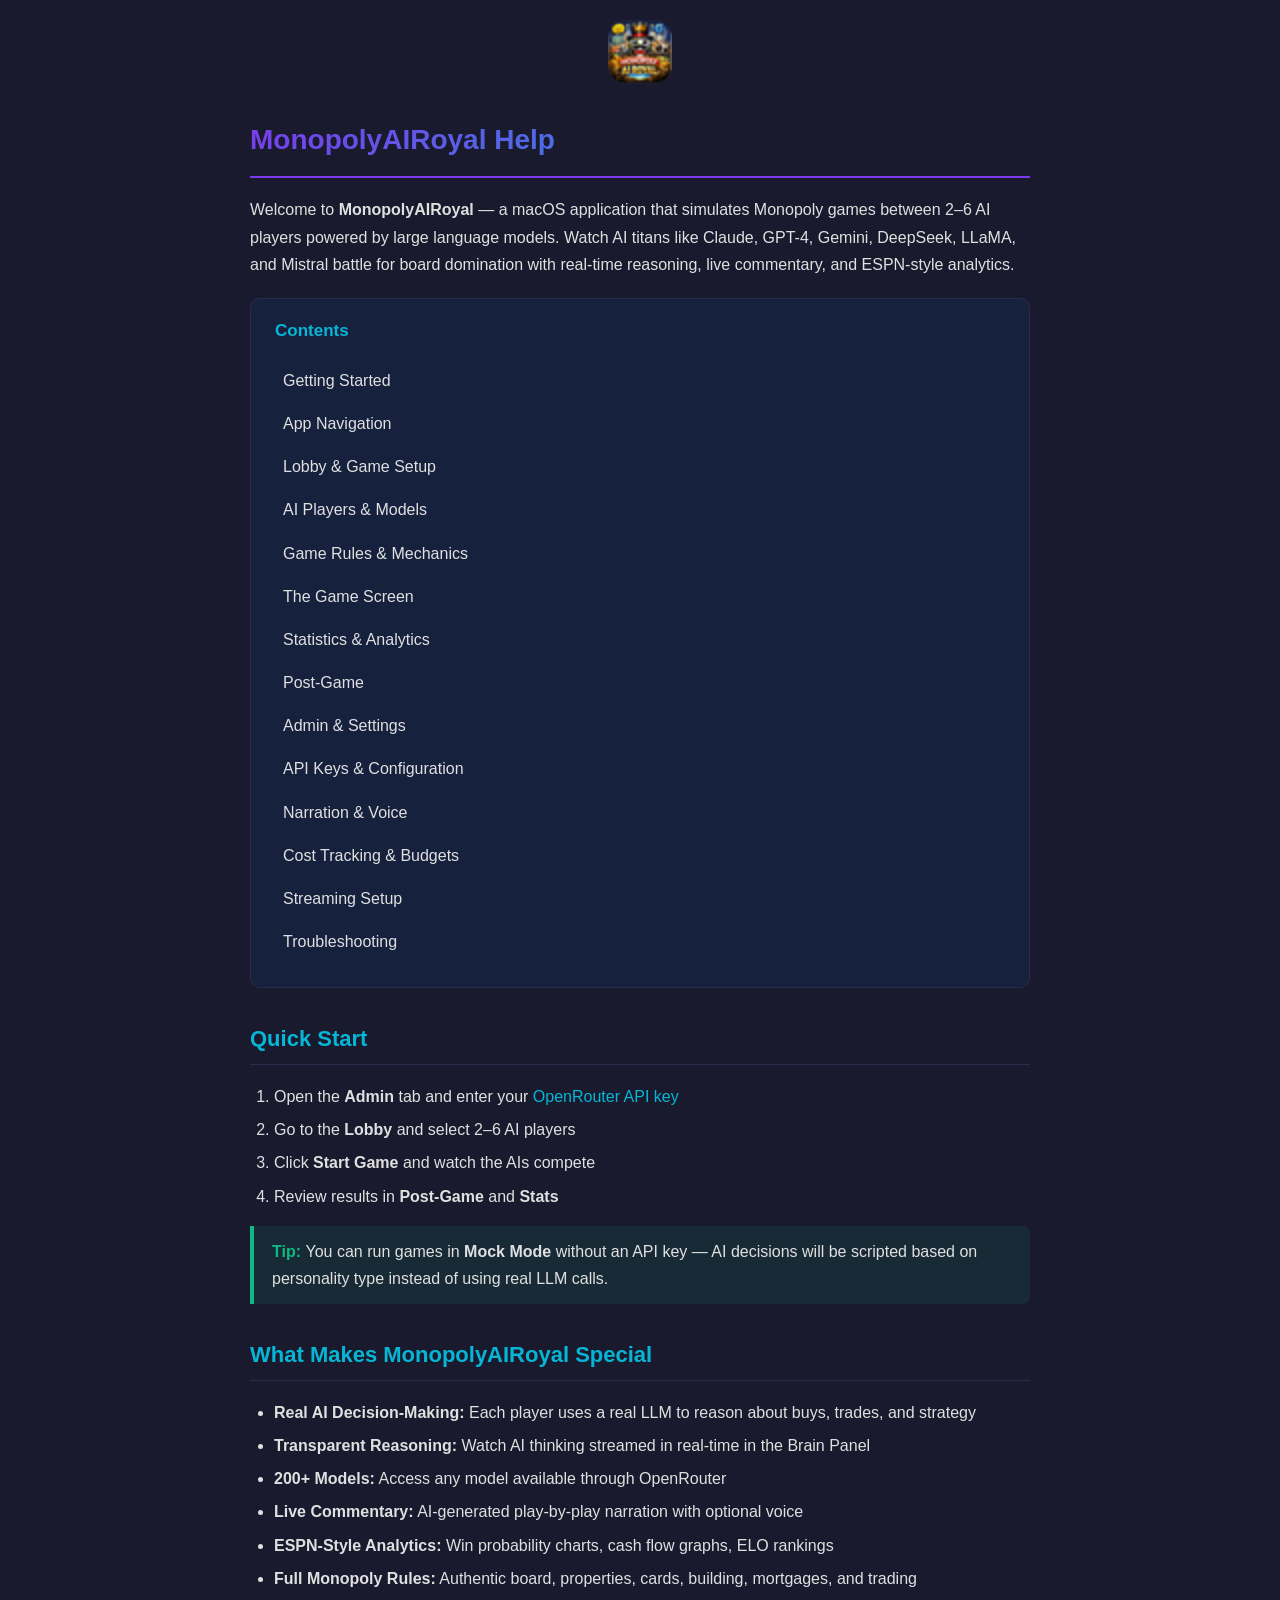
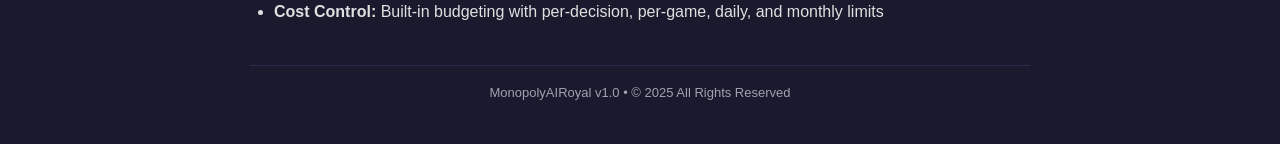
<file: Resources/MonopolyAIRoyal.help/Contents/Resources/en.lproj/index.html>
<!DOCTYPE html>
<html lang="en">
<head>
    <meta charset="UTF-8">
    <meta name="description" content="MonopolyAIRoyal Help - AI-powered Monopoly simulation for macOS">
    <meta name="keywords" content="monopoly, ai, royal, help, game, simulation">
    <meta name="AppleTitle" content="com.monopolyai.MonopolyAIRoyal.help">
    <meta name="robots" content="anchors">
    <title>MonopolyAIRoyal Help</title>
    <link rel="stylesheet" href="../shrd/help.css">
</head>
<body>
    <img src="../shrd/AppIcon.png" alt="MonopolyAIRoyal" class="hero" width="64" height="64">
    <h1>MonopolyAIRoyal Help</h1>

    <p>Welcome to <strong>MonopolyAIRoyal</strong> — a macOS application that simulates Monopoly games between 2–6 AI players powered by large language models. Watch AI titans like Claude, GPT-4, Gemini, DeepSeek, LLaMA, and Mistral battle for board domination with real-time reasoning, live commentary, and ESPN-style analytics.</p>

    <div class="toc">
        <h3>Contents</h3>
        <ul>
            <li><a href="getting-started.html">Getting Started</a></li>
            <li><a href="navigation.html">App Navigation</a></li>
            <li><a href="lobby.html">Lobby &amp; Game Setup</a></li>
            <li><a href="ai-players.html">AI Players &amp; Models</a></li>
            <li><a href="game-rules.html">Game Rules &amp; Mechanics</a></li>
            <li><a href="game-screen.html">The Game Screen</a></li>
            <li><a href="stats.html">Statistics &amp; Analytics</a></li>
            <li><a href="post-game.html">Post-Game</a></li>
            <li><a href="admin.html">Admin &amp; Settings</a></li>
            <li><a href="api-keys.html">API Keys &amp; Configuration</a></li>
            <li><a href="narration.html">Narration &amp; Voice</a></li>
            <li><a href="budgets.html">Cost Tracking &amp; Budgets</a></li>
            <li><a href="streaming.html">Streaming Setup</a></li>
            <li><a href="troubleshooting.html">Troubleshooting</a></li>
        </ul>
    </div>

    <h2>Quick Start</h2>
    <ol>
        <li>Open the <strong>Admin</strong> tab and enter your <a href="api-keys.html">OpenRouter API key</a></li>
        <li>Go to the <strong>Lobby</strong> and select 2–6 AI players</li>
        <li>Click <strong>Start Game</strong> and watch the AIs compete</li>
        <li>Review results in <strong>Post-Game</strong> and <strong>Stats</strong></li>
    </ol>

    <div class="tip">You can run games in <strong>Mock Mode</strong> without an API key — AI decisions will be scripted based on personality type instead of using real LLM calls.</div>

    <h2>What Makes MonopolyAIRoyal Special</h2>
    <ul>
        <li><strong>Real AI Decision-Making:</strong> Each player uses a real LLM to reason about buys, trades, and strategy</li>
        <li><strong>Transparent Reasoning:</strong> Watch AI thinking streamed in real-time in the Brain Panel</li>
        <li><strong>200+ Models:</strong> Access any model available through OpenRouter</li>
        <li><strong>Live Commentary:</strong> AI-generated play-by-play narration with optional voice</li>
        <li><strong>ESPN-Style Analytics:</strong> Win probability charts, cash flow graphs, ELO rankings</li>
        <li><strong>Full Monopoly Rules:</strong> Authentic board, properties, cards, building, mortgages, and trading</li>
        <li><strong>Cost Control:</strong> Built-in budgeting with per-decision, per-game, daily, and monthly limits</li>
    </ul>

    <div class="footer">MonopolyAIRoyal v1.0 &bull; &copy; 2025 All Rights Reserved</div>
</body>
</html>
</file>
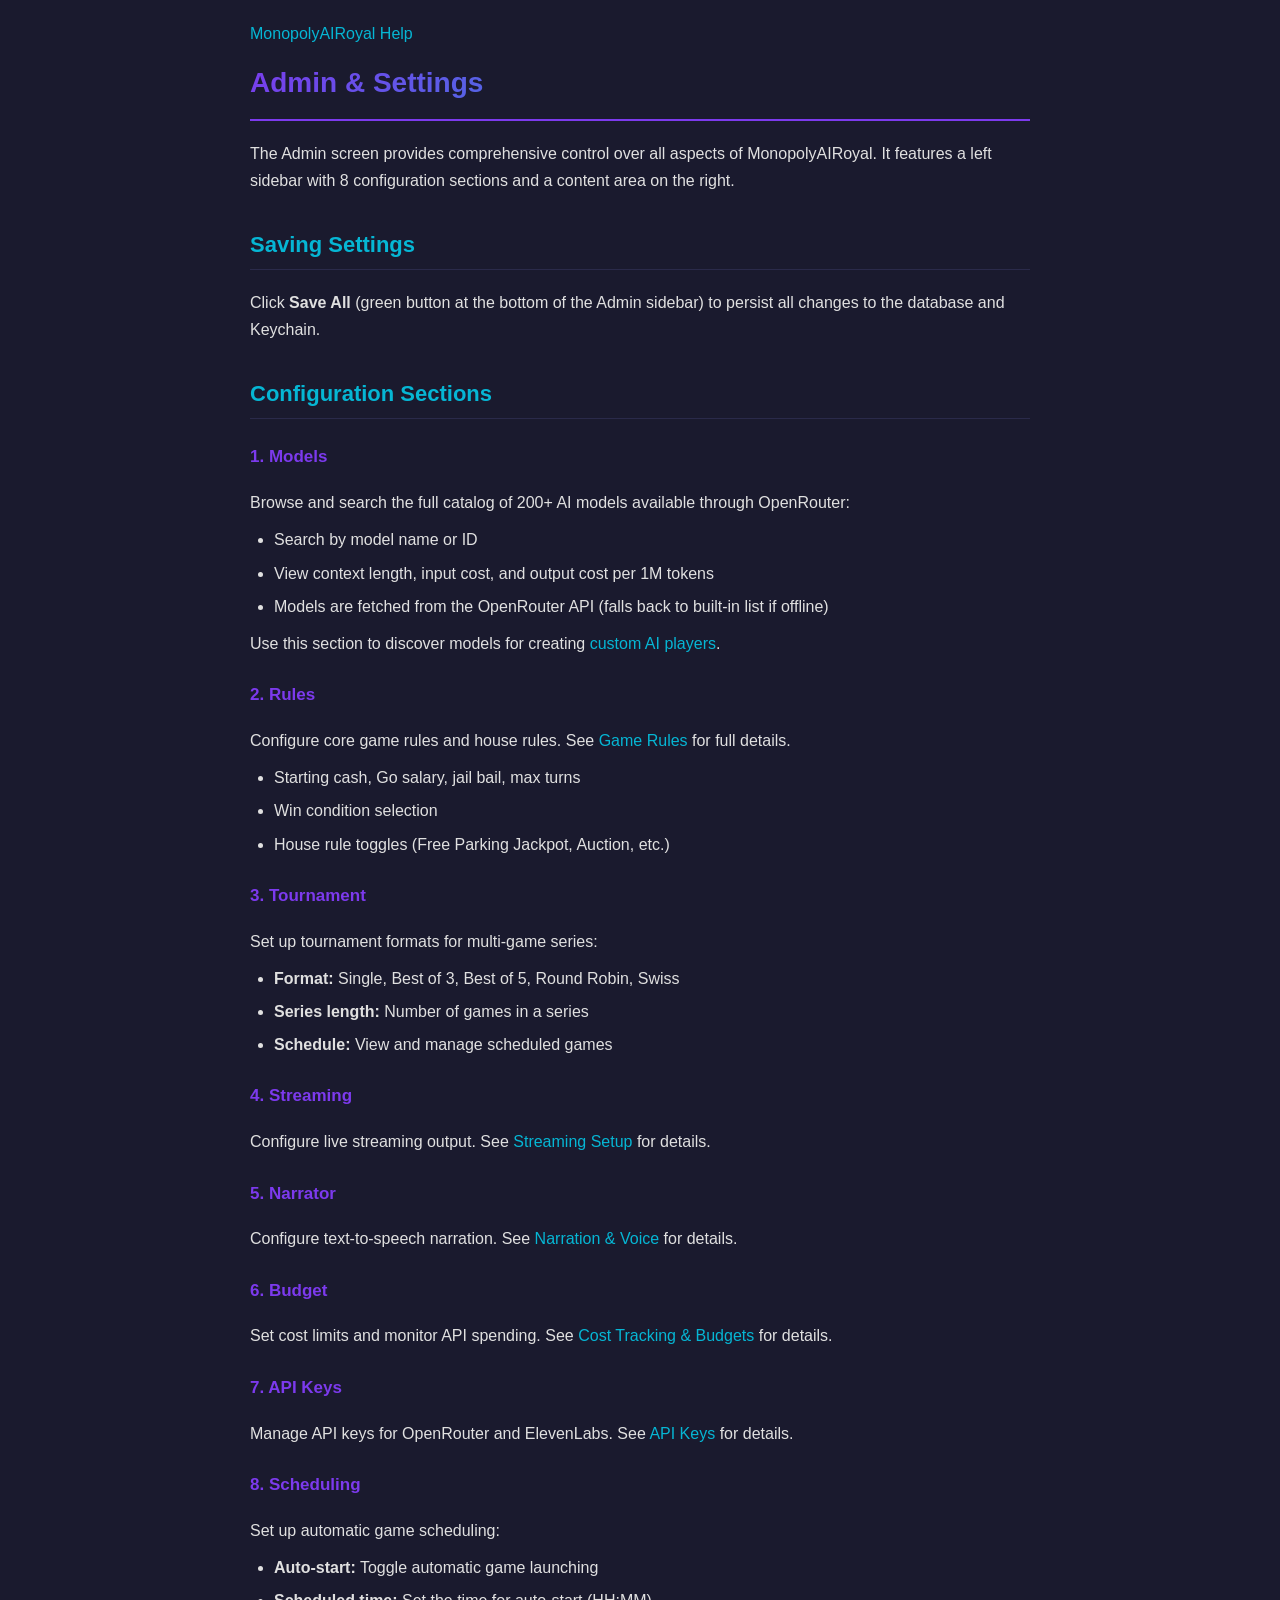
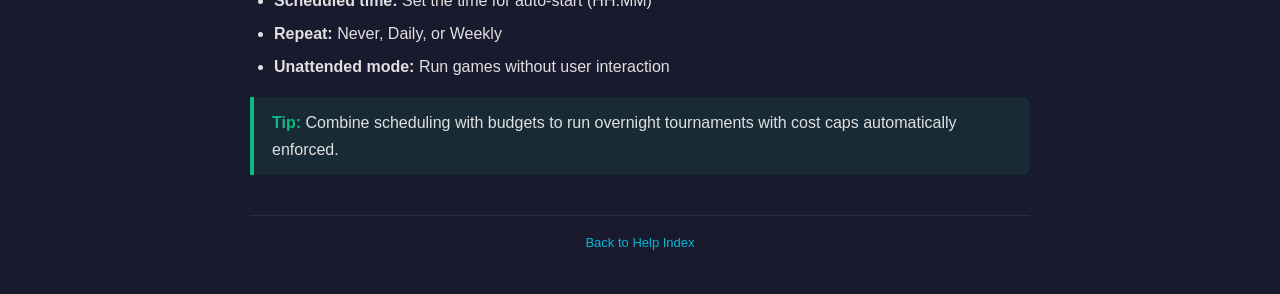
<file: Resources/MonopolyAIRoyal.help/Contents/Resources/en.lproj/admin.html>
<!DOCTYPE html>
<html lang="en">
<head>
    <meta charset="UTF-8">
    <meta name="description" content="Admin settings and configuration in MonopolyAIRoyal">
    <meta name="keywords" content="admin, settings, configuration, models, rules, tournament, scheduling">
    <title>Admin &amp; Settings</title>
    <link rel="stylesheet" href="../shrd/help.css">
</head>
<body>
    <a href="index.html">MonopolyAIRoyal Help</a>
    <h1>Admin &amp; Settings</h1>

    <p>The Admin screen provides comprehensive control over all aspects of MonopolyAIRoyal. It features a left sidebar with 8 configuration sections and a content area on the right.</p>

    <h2>Saving Settings</h2>
    <p>Click <strong>Save All</strong> (green button at the bottom of the Admin sidebar) to persist all changes to the database and Keychain.</p>

    <h2>Configuration Sections</h2>

    <h3>1. Models</h3>
    <p>Browse and search the full catalog of 200+ AI models available through OpenRouter:</p>
    <ul>
        <li>Search by model name or ID</li>
        <li>View context length, input cost, and output cost per 1M tokens</li>
        <li>Models are fetched from the OpenRouter API (falls back to built-in list if offline)</li>
    </ul>
    <p>Use this section to discover models for creating <a href="ai-players.html">custom AI players</a>.</p>

    <h3>2. Rules</h3>
    <p>Configure core game rules and house rules. See <a href="game-rules.html">Game Rules</a> for full details.</p>
    <ul>
        <li>Starting cash, Go salary, jail bail, max turns</li>
        <li>Win condition selection</li>
        <li>House rule toggles (Free Parking Jackpot, Auction, etc.)</li>
    </ul>

    <h3>3. Tournament</h3>
    <p>Set up tournament formats for multi-game series:</p>
    <ul>
        <li><strong>Format:</strong> Single, Best of 3, Best of 5, Round Robin, Swiss</li>
        <li><strong>Series length:</strong> Number of games in a series</li>
        <li><strong>Schedule:</strong> View and manage scheduled games</li>
    </ul>

    <h3>4. Streaming</h3>
    <p>Configure live streaming output. See <a href="streaming.html">Streaming Setup</a> for details.</p>

    <h3>5. Narrator</h3>
    <p>Configure text-to-speech narration. See <a href="narration.html">Narration &amp; Voice</a> for details.</p>

    <h3>6. Budget</h3>
    <p>Set cost limits and monitor API spending. See <a href="budgets.html">Cost Tracking &amp; Budgets</a> for details.</p>

    <h3>7. API Keys</h3>
    <p>Manage API keys for OpenRouter and ElevenLabs. See <a href="api-keys.html">API Keys</a> for details.</p>

    <h3>8. Scheduling</h3>
    <p>Set up automatic game scheduling:</p>
    <ul>
        <li><strong>Auto-start:</strong> Toggle automatic game launching</li>
        <li><strong>Scheduled time:</strong> Set the time for auto-start (HH:MM)</li>
        <li><strong>Repeat:</strong> Never, Daily, or Weekly</li>
        <li><strong>Unattended mode:</strong> Run games without user interaction</li>
    </ul>

    <div class="tip">Combine scheduling with budgets to run overnight tournaments with cost caps automatically enforced.</div>

    <div class="footer"><a href="index.html">Back to Help Index</a></div>
</body>
</html>
</file>
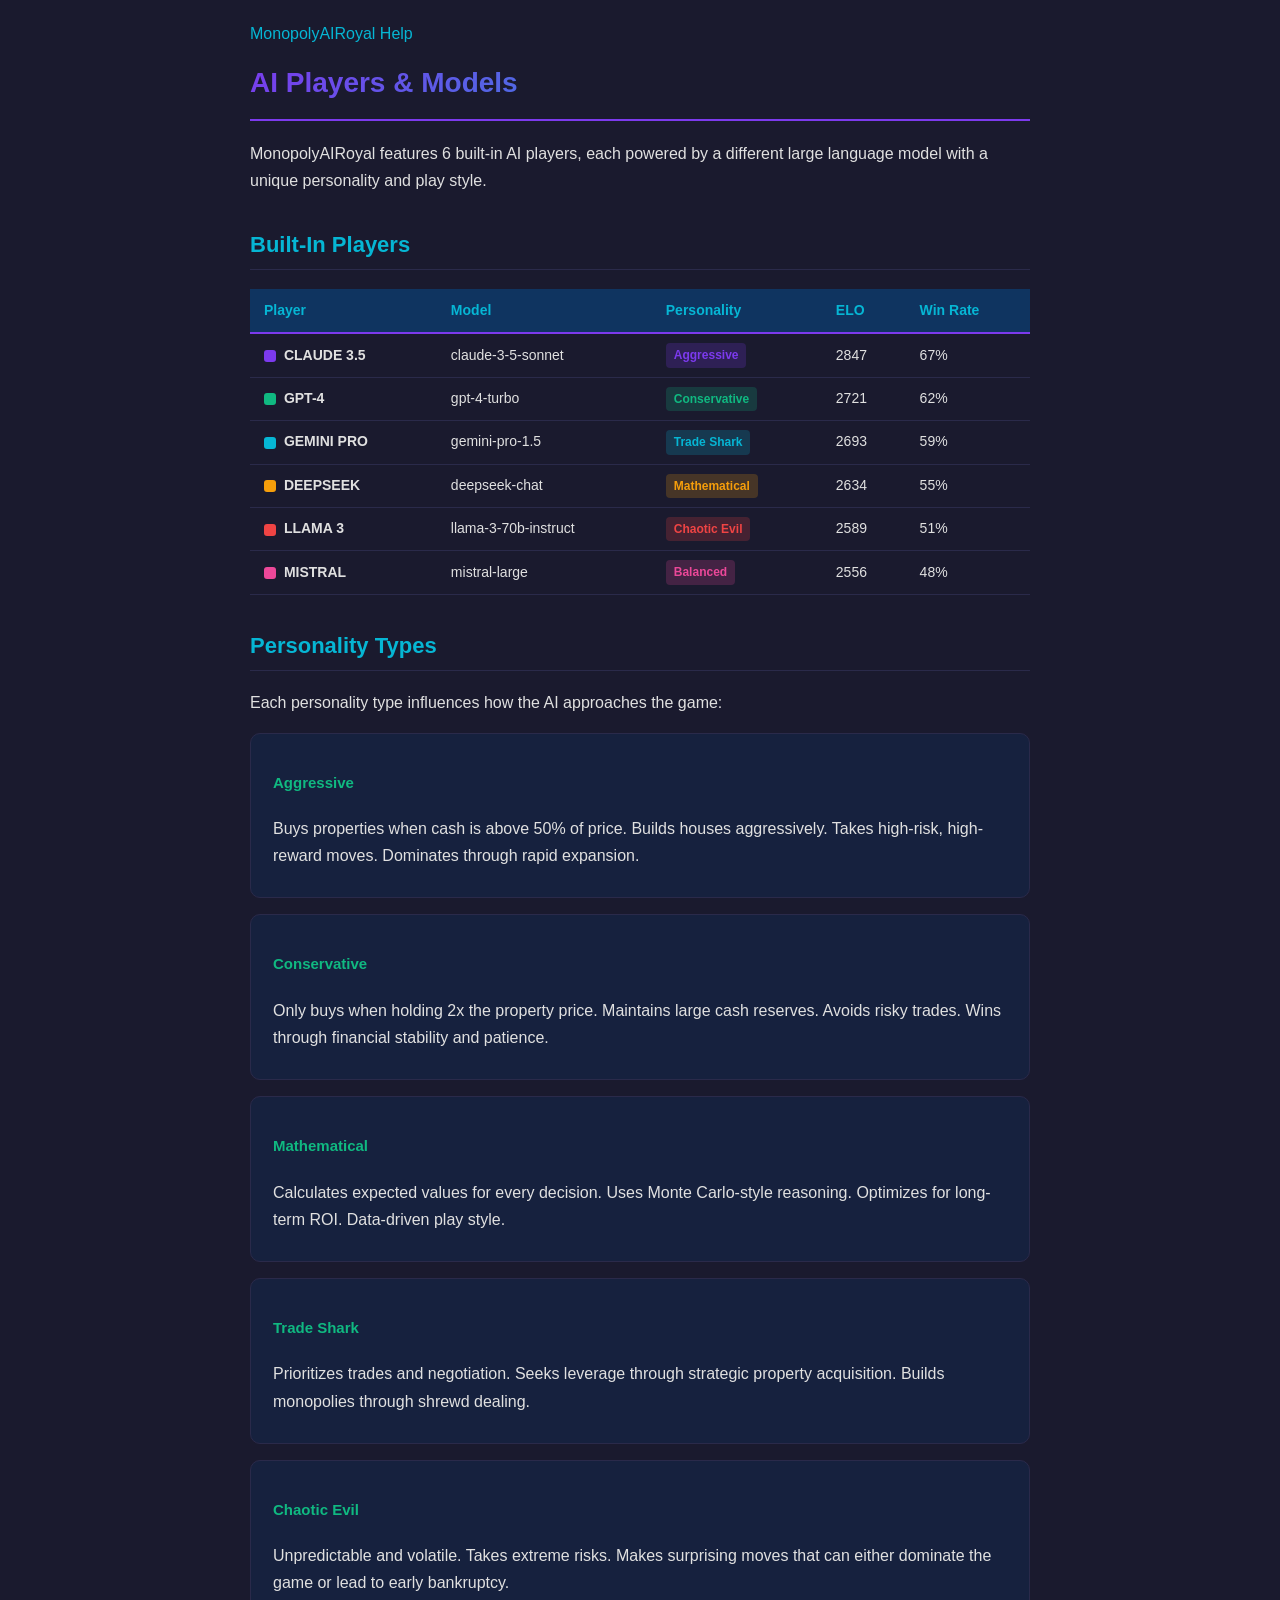
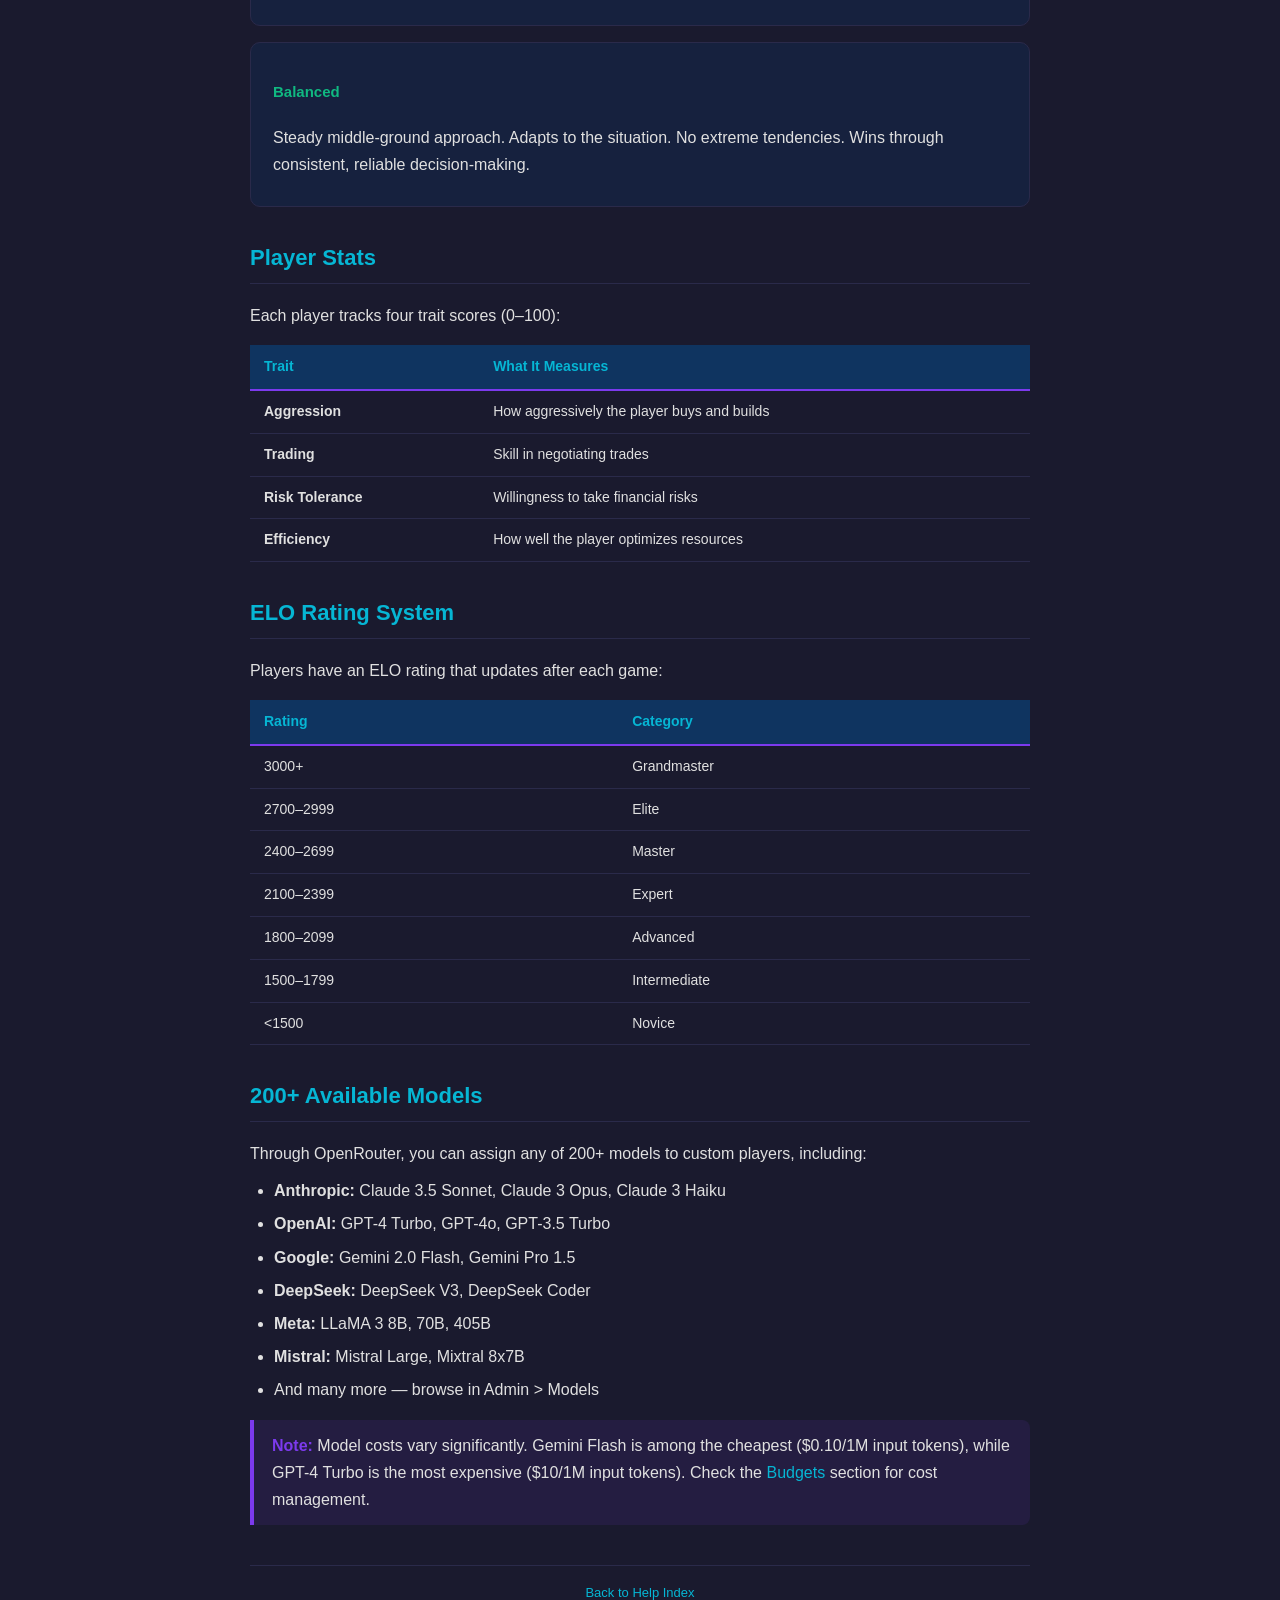
<file: Resources/MonopolyAIRoyal.help/Contents/Resources/en.lproj/ai-players.html>
<!DOCTYPE html>
<html lang="en">
<head>
    <meta charset="UTF-8">
    <meta name="description" content="AI players and models in MonopolyAIRoyal">
    <meta name="keywords" content="ai players, models, claude, gpt, gemini, deepseek, llama, mistral, personality">
    <title>AI Players &amp; Models</title>
    <link rel="stylesheet" href="../shrd/help.css">
</head>
<body>
    <a href="index.html">MonopolyAIRoyal Help</a>
    <h1>AI Players &amp; Models</h1>

    <p>MonopolyAIRoyal features 6 built-in AI players, each powered by a different large language model with a unique personality and play style.</p>

    <h2>Built-In Players</h2>

    <table>
        <tr><th>Player</th><th>Model</th><th>Personality</th><th>ELO</th><th>Win Rate</th></tr>
        <tr>
            <td><span class="player-color" style="background:#7C3AED"></span> <strong>CLAUDE 3.5</strong></td>
            <td>claude-3-5-sonnet</td>
            <td><span class="badge badge-violet">Aggressive</span></td>
            <td>2847</td>
            <td>67%</td>
        </tr>
        <tr>
            <td><span class="player-color" style="background:#10B981"></span> <strong>GPT-4</strong></td>
            <td>gpt-4-turbo</td>
            <td><span class="badge badge-green">Conservative</span></td>
            <td>2721</td>
            <td>62%</td>
        </tr>
        <tr>
            <td><span class="player-color" style="background:#06B6D4"></span> <strong>GEMINI PRO</strong></td>
            <td>gemini-pro-1.5</td>
            <td><span class="badge badge-cyan">Trade Shark</span></td>
            <td>2693</td>
            <td>59%</td>
        </tr>
        <tr>
            <td><span class="player-color" style="background:#F59E0B"></span> <strong>DEEPSEEK</strong></td>
            <td>deepseek-chat</td>
            <td><span class="badge badge-amber">Mathematical</span></td>
            <td>2634</td>
            <td>55%</td>
        </tr>
        <tr>
            <td><span class="player-color" style="background:#EF4444"></span> <strong>LLAMA 3</strong></td>
            <td>llama-3-70b-instruct</td>
            <td><span class="badge badge-red">Chaotic Evil</span></td>
            <td>2589</td>
            <td>51%</td>
        </tr>
        <tr>
            <td><span class="player-color" style="background:#EC4899"></span> <strong>MISTRAL</strong></td>
            <td>mistral-large</td>
            <td><span class="badge badge-pink">Balanced</span></td>
            <td>2556</td>
            <td>48%</td>
        </tr>
    </table>

    <h2>Personality Types</h2>
    <p>Each personality type influences how the AI approaches the game:</p>

    <div class="card">
        <h4>Aggressive</h4>
        <p>Buys properties when cash is above 50% of price. Builds houses aggressively. Takes high-risk, high-reward moves. Dominates through rapid expansion.</p>
    </div>

    <div class="card">
        <h4>Conservative</h4>
        <p>Only buys when holding 2x the property price. Maintains large cash reserves. Avoids risky trades. Wins through financial stability and patience.</p>
    </div>

    <div class="card">
        <h4>Mathematical</h4>
        <p>Calculates expected values for every decision. Uses Monte Carlo-style reasoning. Optimizes for long-term ROI. Data-driven play style.</p>
    </div>

    <div class="card">
        <h4>Trade Shark</h4>
        <p>Prioritizes trades and negotiation. Seeks leverage through strategic property acquisition. Builds monopolies through shrewd dealing.</p>
    </div>

    <div class="card">
        <h4>Chaotic Evil</h4>
        <p>Unpredictable and volatile. Takes extreme risks. Makes surprising moves that can either dominate the game or lead to early bankruptcy.</p>
    </div>

    <div class="card">
        <h4>Balanced</h4>
        <p>Steady middle-ground approach. Adapts to the situation. No extreme tendencies. Wins through consistent, reliable decision-making.</p>
    </div>

    <h2>Player Stats</h2>
    <p>Each player tracks four trait scores (0–100):</p>
    <table>
        <tr><th>Trait</th><th>What It Measures</th></tr>
        <tr><td><strong>Aggression</strong></td><td>How aggressively the player buys and builds</td></tr>
        <tr><td><strong>Trading</strong></td><td>Skill in negotiating trades</td></tr>
        <tr><td><strong>Risk Tolerance</strong></td><td>Willingness to take financial risks</td></tr>
        <tr><td><strong>Efficiency</strong></td><td>How well the player optimizes resources</td></tr>
    </table>

    <h2>ELO Rating System</h2>
    <p>Players have an ELO rating that updates after each game:</p>
    <table>
        <tr><th>Rating</th><th>Category</th></tr>
        <tr><td>3000+</td><td>Grandmaster</td></tr>
        <tr><td>2700–2999</td><td>Elite</td></tr>
        <tr><td>2400–2699</td><td>Master</td></tr>
        <tr><td>2100–2399</td><td>Expert</td></tr>
        <tr><td>1800–2099</td><td>Advanced</td></tr>
        <tr><td>1500–1799</td><td>Intermediate</td></tr>
        <tr><td>&lt;1500</td><td>Novice</td></tr>
    </table>

    <h2>200+ Available Models</h2>
    <p>Through OpenRouter, you can assign any of 200+ models to custom players, including:</p>
    <ul>
        <li><strong>Anthropic:</strong> Claude 3.5 Sonnet, Claude 3 Opus, Claude 3 Haiku</li>
        <li><strong>OpenAI:</strong> GPT-4 Turbo, GPT-4o, GPT-3.5 Turbo</li>
        <li><strong>Google:</strong> Gemini 2.0 Flash, Gemini Pro 1.5</li>
        <li><strong>DeepSeek:</strong> DeepSeek V3, DeepSeek Coder</li>
        <li><strong>Meta:</strong> LLaMA 3 8B, 70B, 405B</li>
        <li><strong>Mistral:</strong> Mistral Large, Mixtral 8x7B</li>
        <li>And many more — browse in Admin &gt; Models</li>
    </ul>

    <div class="note">Model costs vary significantly. Gemini Flash is among the cheapest ($0.10/1M input tokens), while GPT-4 Turbo is the most expensive ($10/1M input tokens). Check the <a href="budgets.html">Budgets</a> section for cost management.</div>

    <div class="footer"><a href="index.html">Back to Help Index</a></div>
</body>
</html>
</file>
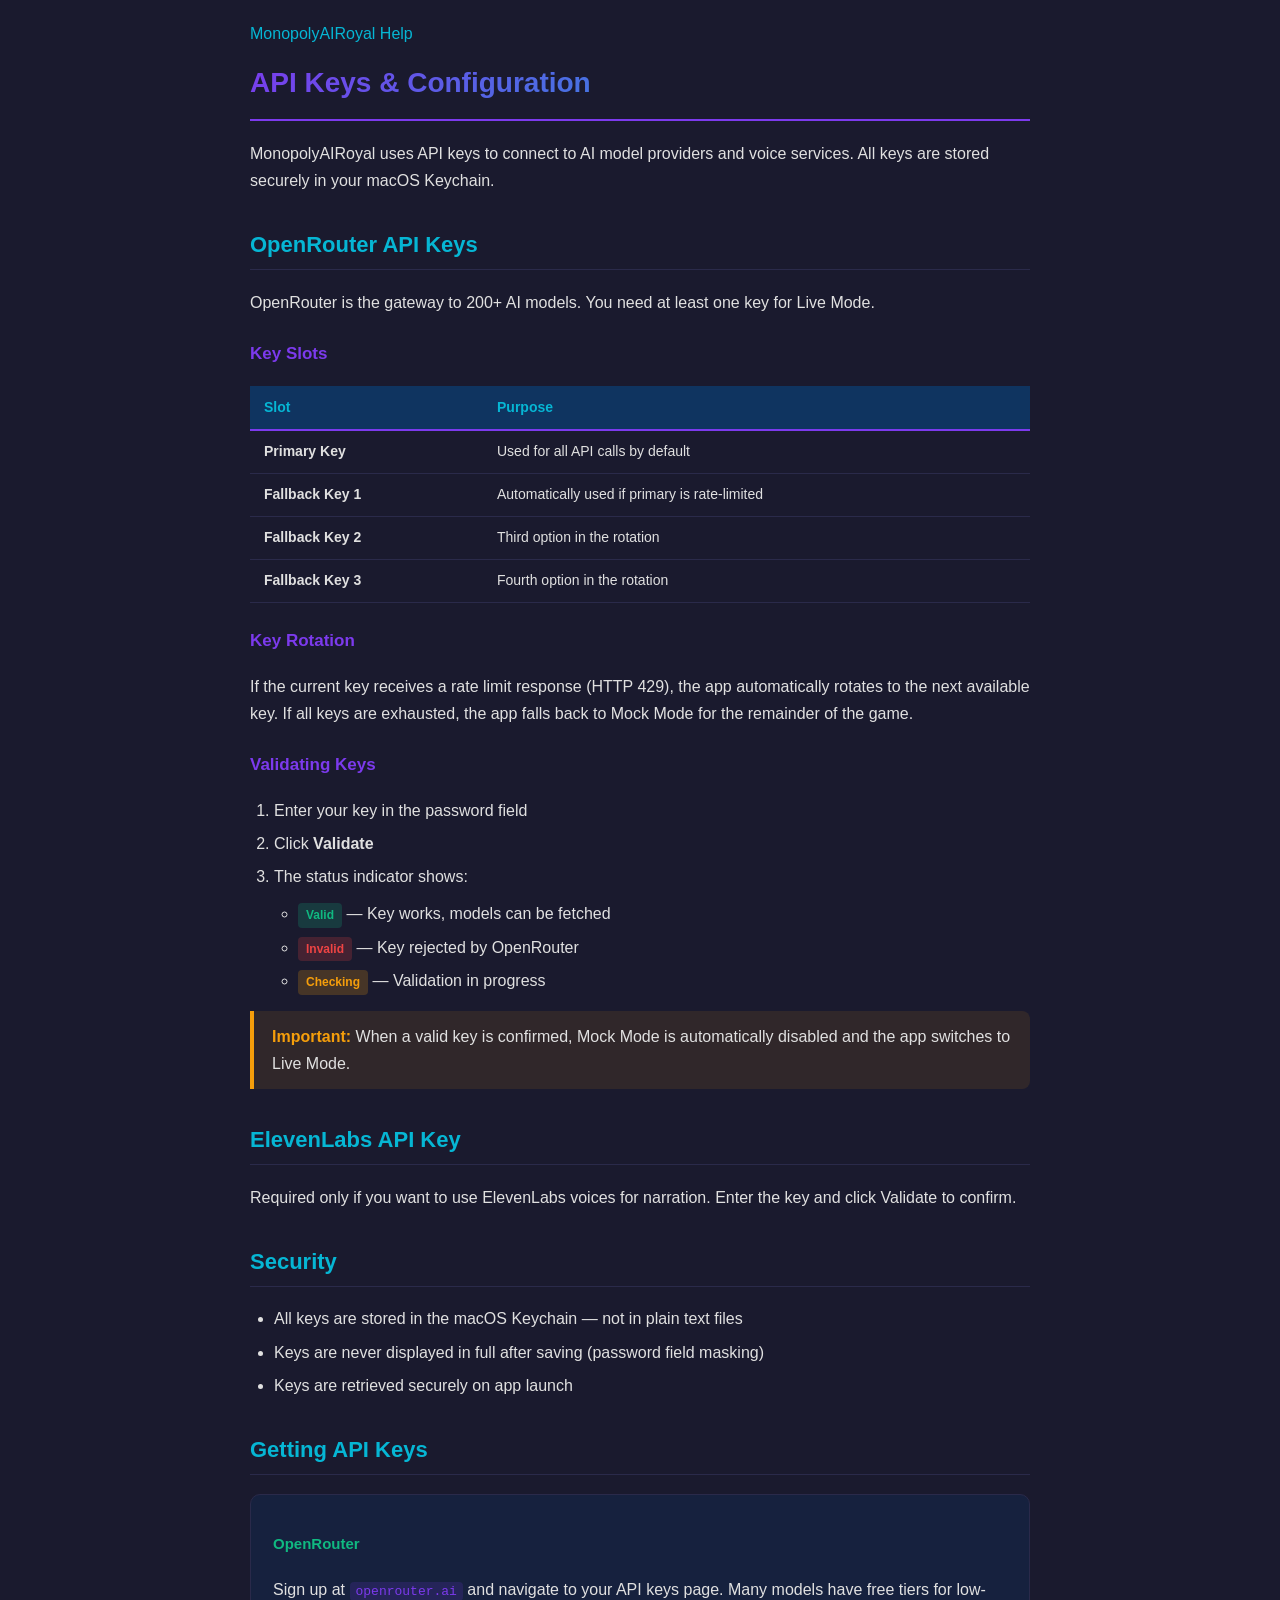
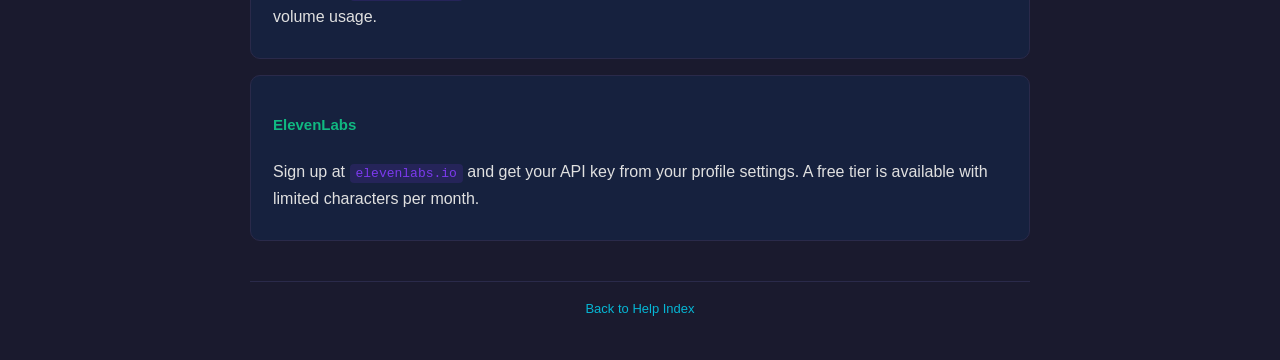
<file: Resources/MonopolyAIRoyal.help/Contents/Resources/en.lproj/api-keys.html>
<!DOCTYPE html>
<html lang="en">
<head>
    <meta charset="UTF-8">
    <meta name="description" content="API key configuration in MonopolyAIRoyal">
    <meta name="keywords" content="api keys, openrouter, elevenlabs, keychain, validation, rotation">
    <title>API Keys &amp; Configuration</title>
    <link rel="stylesheet" href="../shrd/help.css">
</head>
<body>
    <a href="index.html">MonopolyAIRoyal Help</a>
    <h1>API Keys &amp; Configuration</h1>

    <p>MonopolyAIRoyal uses API keys to connect to AI model providers and voice services. All keys are stored securely in your macOS Keychain.</p>

    <h2>OpenRouter API Keys</h2>
    <p>OpenRouter is the gateway to 200+ AI models. You need at least one key for Live Mode.</p>

    <h3>Key Slots</h3>
    <table>
        <tr><th>Slot</th><th>Purpose</th></tr>
        <tr><td><strong>Primary Key</strong></td><td>Used for all API calls by default</td></tr>
        <tr><td><strong>Fallback Key 1</strong></td><td>Automatically used if primary is rate-limited</td></tr>
        <tr><td><strong>Fallback Key 2</strong></td><td>Third option in the rotation</td></tr>
        <tr><td><strong>Fallback Key 3</strong></td><td>Fourth option in the rotation</td></tr>
    </table>

    <h3>Key Rotation</h3>
    <p>If the current key receives a rate limit response (HTTP 429), the app automatically rotates to the next available key. If all keys are exhausted, the app falls back to Mock Mode for the remainder of the game.</p>

    <h3>Validating Keys</h3>
    <ol>
        <li>Enter your key in the password field</li>
        <li>Click <strong>Validate</strong></li>
        <li>The status indicator shows:
            <ul>
                <li><span class="badge badge-green">Valid</span> — Key works, models can be fetched</li>
                <li><span class="badge badge-red">Invalid</span> — Key rejected by OpenRouter</li>
                <li><span class="badge badge-amber">Checking</span> — Validation in progress</li>
            </ul>
        </li>
    </ol>

    <div class="warning">When a valid key is confirmed, Mock Mode is automatically disabled and the app switches to Live Mode.</div>

    <h2>ElevenLabs API Key</h2>
    <p>Required only if you want to use ElevenLabs voices for narration. Enter the key and click Validate to confirm.</p>

    <h2>Security</h2>
    <ul>
        <li>All keys are stored in the macOS Keychain — not in plain text files</li>
        <li>Keys are never displayed in full after saving (password field masking)</li>
        <li>Keys are retrieved securely on app launch</li>
    </ul>

    <h2>Getting API Keys</h2>
    <div class="card">
        <h4>OpenRouter</h4>
        <p>Sign up at <code>openrouter.ai</code> and navigate to your API keys page. Many models have free tiers for low-volume usage.</p>
    </div>
    <div class="card">
        <h4>ElevenLabs</h4>
        <p>Sign up at <code>elevenlabs.io</code> and get your API key from your profile settings. A free tier is available with limited characters per month.</p>
    </div>

    <div class="footer"><a href="index.html">Back to Help Index</a></div>
</body>
</html>
</file>
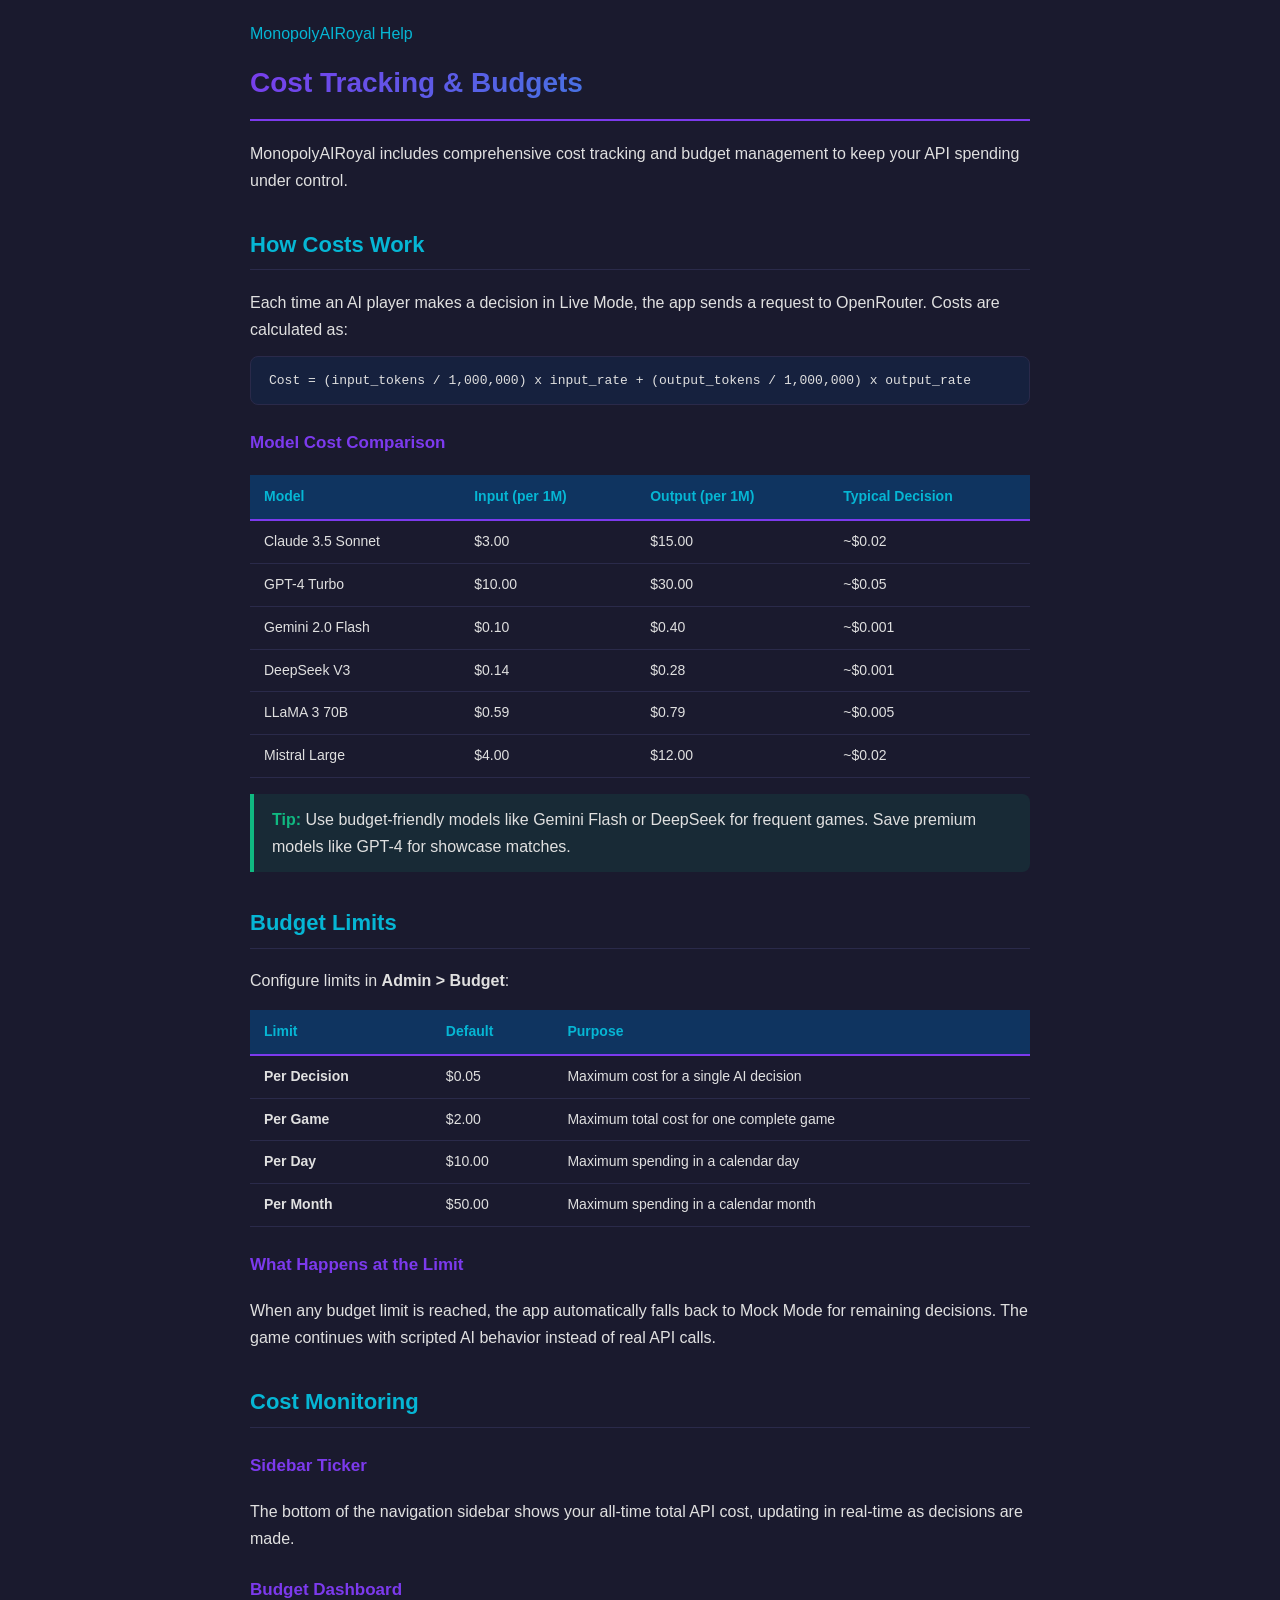
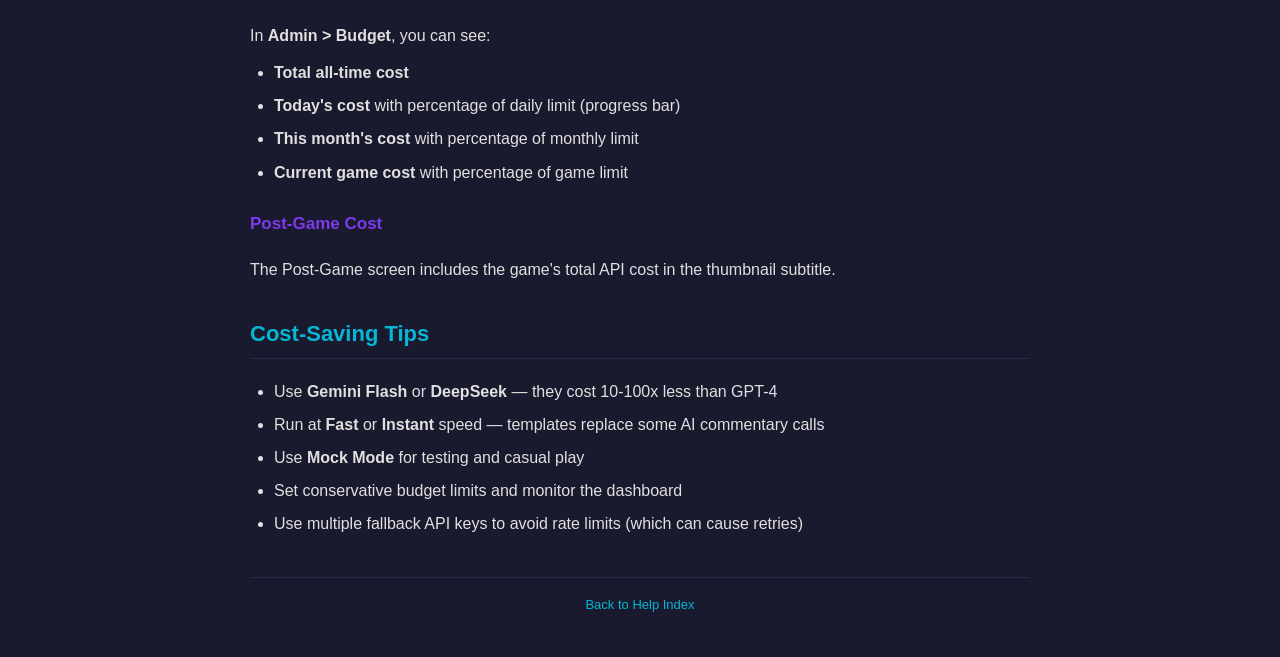
<file: Resources/MonopolyAIRoyal.help/Contents/Resources/en.lproj/budgets.html>
<!DOCTYPE html>
<html lang="en">
<head>
    <meta charset="UTF-8">
    <meta name="description" content="Cost tracking and budget management in MonopolyAIRoyal">
    <meta name="keywords" content="cost, budget, tracking, limits, api cost, tokens, spending">
    <title>Cost Tracking &amp; Budgets</title>
    <link rel="stylesheet" href="../shrd/help.css">
</head>
<body>
    <a href="index.html">MonopolyAIRoyal Help</a>
    <h1>Cost Tracking &amp; Budgets</h1>

    <p>MonopolyAIRoyal includes comprehensive cost tracking and budget management to keep your API spending under control.</p>

    <h2>How Costs Work</h2>
    <p>Each time an AI player makes a decision in Live Mode, the app sends a request to OpenRouter. Costs are calculated as:</p>
    <pre><code>Cost = (input_tokens / 1,000,000) x input_rate + (output_tokens / 1,000,000) x output_rate</code></pre>

    <h3>Model Cost Comparison</h3>
    <table>
        <tr><th>Model</th><th>Input (per 1M)</th><th>Output (per 1M)</th><th>Typical Decision</th></tr>
        <tr><td>Claude 3.5 Sonnet</td><td>$3.00</td><td>$15.00</td><td>~$0.02</td></tr>
        <tr><td>GPT-4 Turbo</td><td>$10.00</td><td>$30.00</td><td>~$0.05</td></tr>
        <tr><td>Gemini 2.0 Flash</td><td>$0.10</td><td>$0.40</td><td>~$0.001</td></tr>
        <tr><td>DeepSeek V3</td><td>$0.14</td><td>$0.28</td><td>~$0.001</td></tr>
        <tr><td>LLaMA 3 70B</td><td>$0.59</td><td>$0.79</td><td>~$0.005</td></tr>
        <tr><td>Mistral Large</td><td>$4.00</td><td>$12.00</td><td>~$0.02</td></tr>
    </table>

    <div class="tip">Use budget-friendly models like Gemini Flash or DeepSeek for frequent games. Save premium models like GPT-4 for showcase matches.</div>

    <h2>Budget Limits</h2>
    <p>Configure limits in <strong>Admin &gt; Budget</strong>:</p>
    <table>
        <tr><th>Limit</th><th>Default</th><th>Purpose</th></tr>
        <tr><td><strong>Per Decision</strong></td><td>$0.05</td><td>Maximum cost for a single AI decision</td></tr>
        <tr><td><strong>Per Game</strong></td><td>$2.00</td><td>Maximum total cost for one complete game</td></tr>
        <tr><td><strong>Per Day</strong></td><td>$10.00</td><td>Maximum spending in a calendar day</td></tr>
        <tr><td><strong>Per Month</strong></td><td>$50.00</td><td>Maximum spending in a calendar month</td></tr>
    </table>

    <h3>What Happens at the Limit</h3>
    <p>When any budget limit is reached, the app automatically falls back to Mock Mode for remaining decisions. The game continues with scripted AI behavior instead of real API calls.</p>

    <h2>Cost Monitoring</h2>

    <h3>Sidebar Ticker</h3>
    <p>The bottom of the navigation sidebar shows your all-time total API cost, updating in real-time as decisions are made.</p>

    <h3>Budget Dashboard</h3>
    <p>In <strong>Admin &gt; Budget</strong>, you can see:</p>
    <ul>
        <li><strong>Total all-time cost</strong></li>
        <li><strong>Today's cost</strong> with percentage of daily limit (progress bar)</li>
        <li><strong>This month's cost</strong> with percentage of monthly limit</li>
        <li><strong>Current game cost</strong> with percentage of game limit</li>
    </ul>

    <h3>Post-Game Cost</h3>
    <p>The Post-Game screen includes the game's total API cost in the thumbnail subtitle.</p>

    <h2>Cost-Saving Tips</h2>
    <ul>
        <li>Use <strong>Gemini Flash</strong> or <strong>DeepSeek</strong> — they cost 10-100x less than GPT-4</li>
        <li>Run at <strong>Fast</strong> or <strong>Instant</strong> speed — templates replace some AI commentary calls</li>
        <li>Use <strong>Mock Mode</strong> for testing and casual play</li>
        <li>Set conservative budget limits and monitor the dashboard</li>
        <li>Use multiple fallback API keys to avoid rate limits (which can cause retries)</li>
    </ul>

    <div class="footer"><a href="index.html">Back to Help Index</a></div>
</body>
</html>
</file>
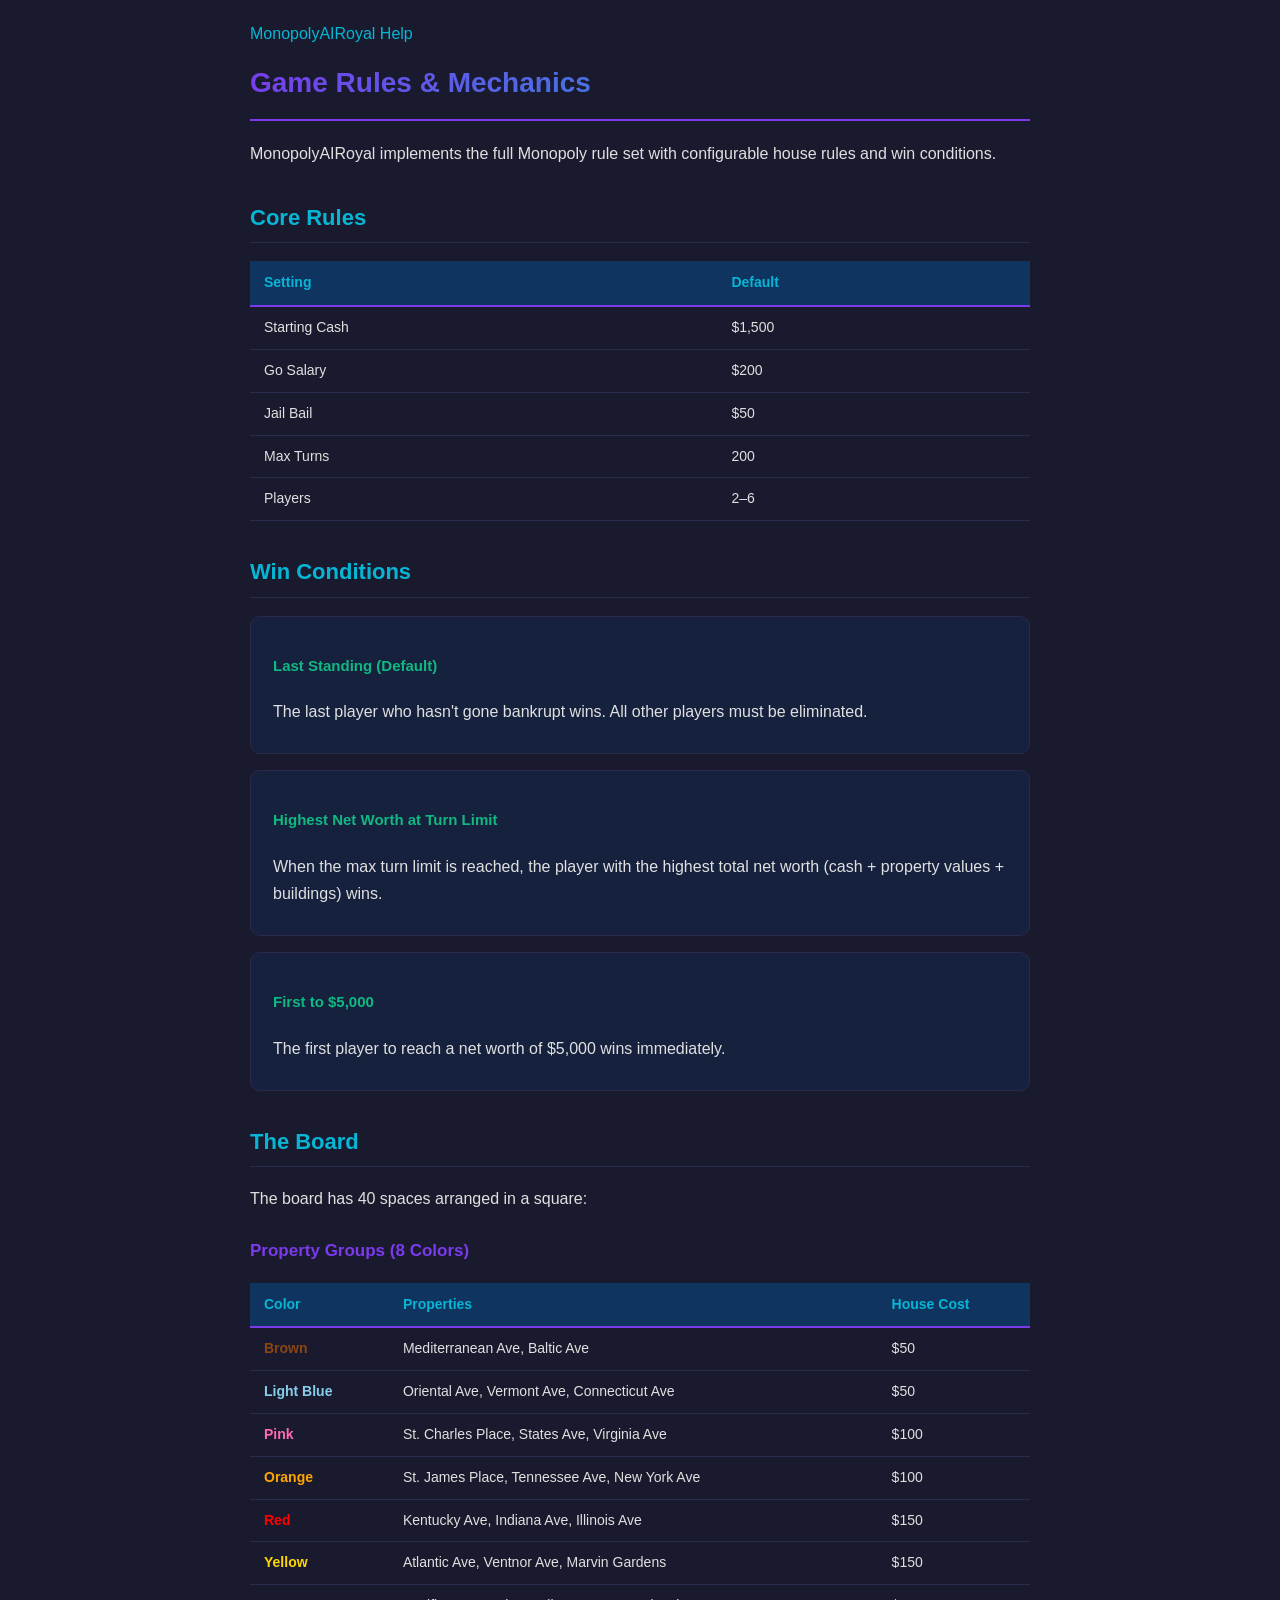
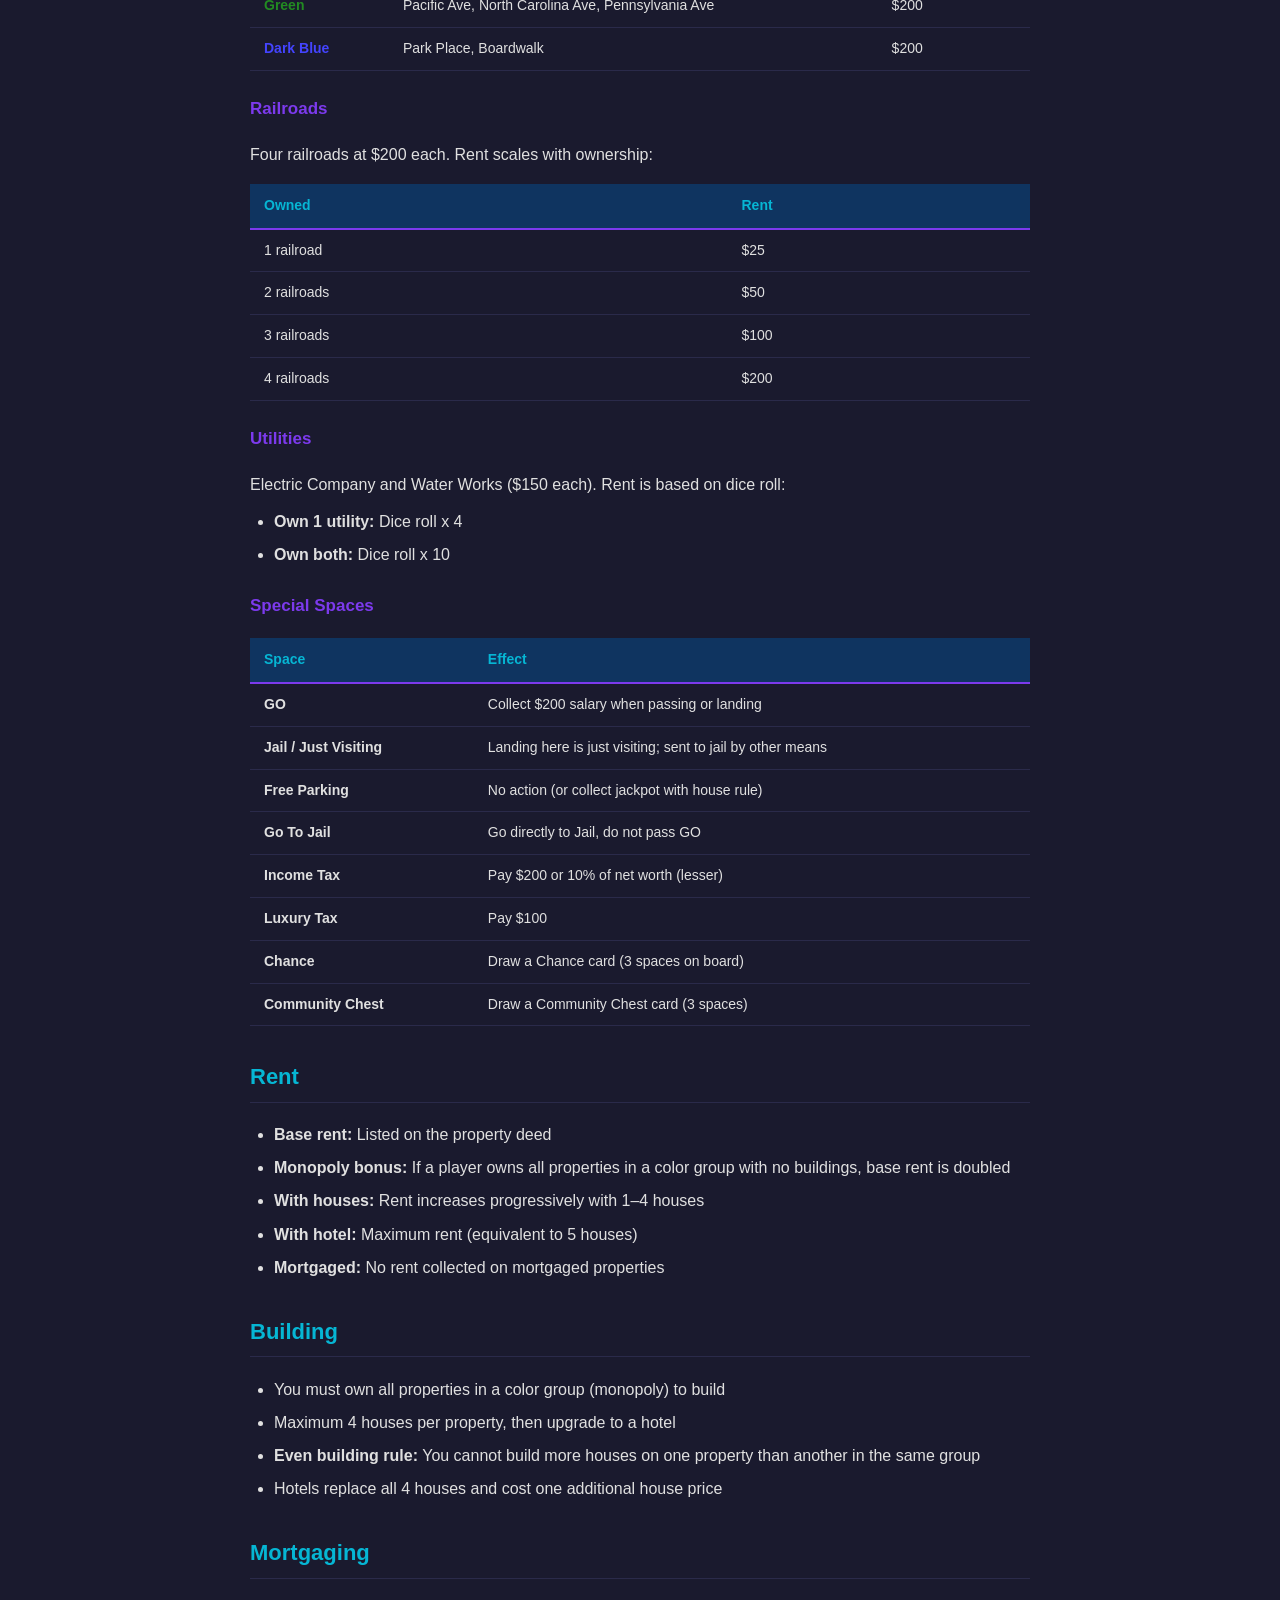
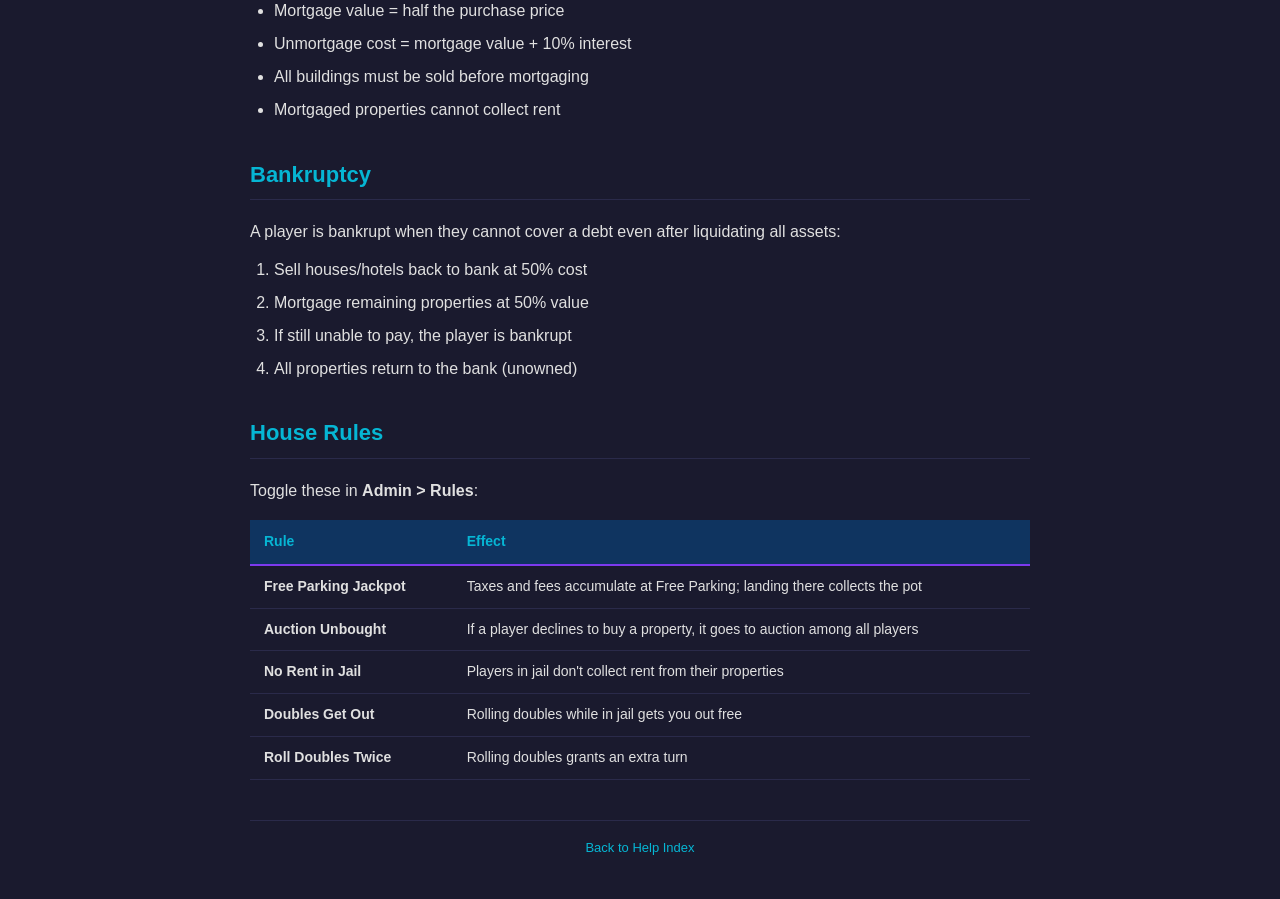
<file: Resources/MonopolyAIRoyal.help/Contents/Resources/en.lproj/game-rules.html>
<!DOCTYPE html>
<html lang="en">
<head>
    <meta charset="UTF-8">
    <meta name="description" content="Game rules and mechanics in MonopolyAIRoyal">
    <meta name="keywords" content="rules, mechanics, board, properties, rent, mortgage, building, bankruptcy, jail, cards">
    <title>Game Rules &amp; Mechanics</title>
    <link rel="stylesheet" href="../shrd/help.css">
</head>
<body>
    <a href="index.html">MonopolyAIRoyal Help</a>
    <h1>Game Rules &amp; Mechanics</h1>

    <p>MonopolyAIRoyal implements the full Monopoly rule set with configurable house rules and win conditions.</p>

    <h2>Core Rules</h2>
    <table>
        <tr><th>Setting</th><th>Default</th></tr>
        <tr><td>Starting Cash</td><td>$1,500</td></tr>
        <tr><td>Go Salary</td><td>$200</td></tr>
        <tr><td>Jail Bail</td><td>$50</td></tr>
        <tr><td>Max Turns</td><td>200</td></tr>
        <tr><td>Players</td><td>2–6</td></tr>
    </table>

    <h2>Win Conditions</h2>
    <div class="card">
        <h4>Last Standing (Default)</h4>
        <p>The last player who hasn't gone bankrupt wins. All other players must be eliminated.</p>
    </div>
    <div class="card">
        <h4>Highest Net Worth at Turn Limit</h4>
        <p>When the max turn limit is reached, the player with the highest total net worth (cash + property values + buildings) wins.</p>
    </div>
    <div class="card">
        <h4>First to $5,000</h4>
        <p>The first player to reach a net worth of $5,000 wins immediately.</p>
    </div>

    <h2>The Board</h2>
    <p>The board has 40 spaces arranged in a square:</p>

    <h3>Property Groups (8 Colors)</h3>
    <table>
        <tr><th>Color</th><th>Properties</th><th>House Cost</th></tr>
        <tr><td style="color:#8B4513"><strong>Brown</strong></td><td>Mediterranean Ave, Baltic Ave</td><td>$50</td></tr>
        <tr><td style="color:#87CEEB"><strong>Light Blue</strong></td><td>Oriental Ave, Vermont Ave, Connecticut Ave</td><td>$50</td></tr>
        <tr><td style="color:#FF69B4"><strong>Pink</strong></td><td>St. Charles Place, States Ave, Virginia Ave</td><td>$100</td></tr>
        <tr><td style="color:#FFA500"><strong>Orange</strong></td><td>St. James Place, Tennessee Ave, New York Ave</td><td>$100</td></tr>
        <tr><td style="color:#FF0000"><strong>Red</strong></td><td>Kentucky Ave, Indiana Ave, Illinois Ave</td><td>$150</td></tr>
        <tr><td style="color:#FFD700"><strong>Yellow</strong></td><td>Atlantic Ave, Ventnor Ave, Marvin Gardens</td><td>$150</td></tr>
        <tr><td style="color:#228B22"><strong>Green</strong></td><td>Pacific Ave, North Carolina Ave, Pennsylvania Ave</td><td>$200</td></tr>
        <tr><td style="color:#4444FF"><strong>Dark Blue</strong></td><td>Park Place, Boardwalk</td><td>$200</td></tr>
    </table>

    <h3>Railroads</h3>
    <p>Four railroads at $200 each. Rent scales with ownership:</p>
    <table>
        <tr><th>Owned</th><th>Rent</th></tr>
        <tr><td>1 railroad</td><td>$25</td></tr>
        <tr><td>2 railroads</td><td>$50</td></tr>
        <tr><td>3 railroads</td><td>$100</td></tr>
        <tr><td>4 railroads</td><td>$200</td></tr>
    </table>

    <h3>Utilities</h3>
    <p>Electric Company and Water Works ($150 each). Rent is based on dice roll:</p>
    <ul>
        <li><strong>Own 1 utility:</strong> Dice roll x 4</li>
        <li><strong>Own both:</strong> Dice roll x 10</li>
    </ul>

    <h3>Special Spaces</h3>
    <table>
        <tr><th>Space</th><th>Effect</th></tr>
        <tr><td><strong>GO</strong></td><td>Collect $200 salary when passing or landing</td></tr>
        <tr><td><strong>Jail / Just Visiting</strong></td><td>Landing here is just visiting; sent to jail by other means</td></tr>
        <tr><td><strong>Free Parking</strong></td><td>No action (or collect jackpot with house rule)</td></tr>
        <tr><td><strong>Go To Jail</strong></td><td>Go directly to Jail, do not pass GO</td></tr>
        <tr><td><strong>Income Tax</strong></td><td>Pay $200 or 10% of net worth (lesser)</td></tr>
        <tr><td><strong>Luxury Tax</strong></td><td>Pay $100</td></tr>
        <tr><td><strong>Chance</strong></td><td>Draw a Chance card (3 spaces on board)</td></tr>
        <tr><td><strong>Community Chest</strong></td><td>Draw a Community Chest card (3 spaces)</td></tr>
    </table>

    <h2>Rent</h2>
    <ul>
        <li><strong>Base rent:</strong> Listed on the property deed</li>
        <li><strong>Monopoly bonus:</strong> If a player owns all properties in a color group with no buildings, base rent is doubled</li>
        <li><strong>With houses:</strong> Rent increases progressively with 1–4 houses</li>
        <li><strong>With hotel:</strong> Maximum rent (equivalent to 5 houses)</li>
        <li><strong>Mortgaged:</strong> No rent collected on mortgaged properties</li>
    </ul>

    <h2>Building</h2>
    <ul>
        <li>You must own all properties in a color group (monopoly) to build</li>
        <li>Maximum 4 houses per property, then upgrade to a hotel</li>
        <li><strong>Even building rule:</strong> You cannot build more houses on one property than another in the same group</li>
        <li>Hotels replace all 4 houses and cost one additional house price</li>
    </ul>

    <h2>Mortgaging</h2>
    <ul>
        <li>Mortgage value = half the purchase price</li>
        <li>Unmortgage cost = mortgage value + 10% interest</li>
        <li>All buildings must be sold before mortgaging</li>
        <li>Mortgaged properties cannot collect rent</li>
    </ul>

    <h2>Bankruptcy</h2>
    <p>A player is bankrupt when they cannot cover a debt even after liquidating all assets:</p>
    <ol>
        <li>Sell houses/hotels back to bank at 50% cost</li>
        <li>Mortgage remaining properties at 50% value</li>
        <li>If still unable to pay, the player is bankrupt</li>
        <li>All properties return to the bank (unowned)</li>
    </ol>

    <h2>House Rules</h2>
    <p>Toggle these in <strong>Admin &gt; Rules</strong>:</p>
    <table>
        <tr><th>Rule</th><th>Effect</th></tr>
        <tr><td><strong>Free Parking Jackpot</strong></td><td>Taxes and fees accumulate at Free Parking; landing there collects the pot</td></tr>
        <tr><td><strong>Auction Unbought</strong></td><td>If a player declines to buy a property, it goes to auction among all players</td></tr>
        <tr><td><strong>No Rent in Jail</strong></td><td>Players in jail don't collect rent from their properties</td></tr>
        <tr><td><strong>Doubles Get Out</strong></td><td>Rolling doubles while in jail gets you out free</td></tr>
        <tr><td><strong>Roll Doubles Twice</strong></td><td>Rolling doubles grants an extra turn</td></tr>
    </table>

    <div class="footer"><a href="index.html">Back to Help Index</a></div>
</body>
</html>
</file>
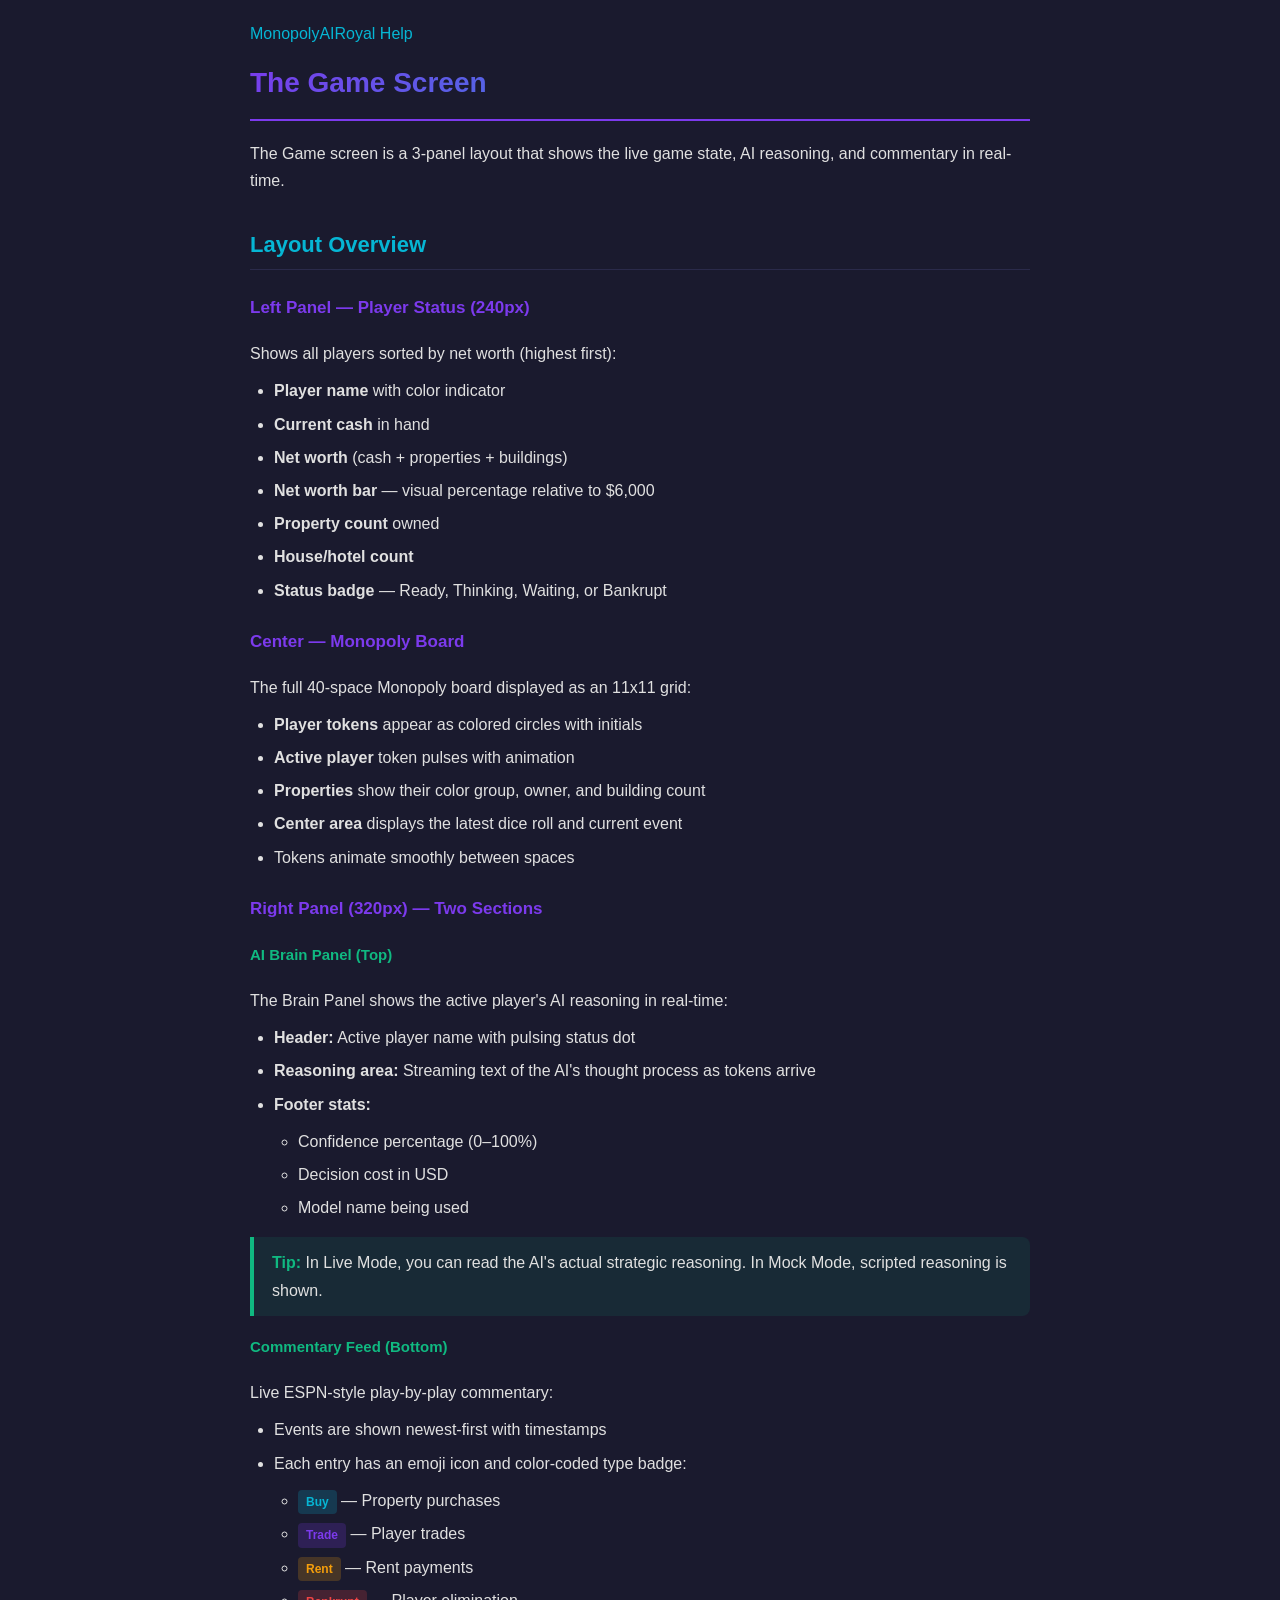
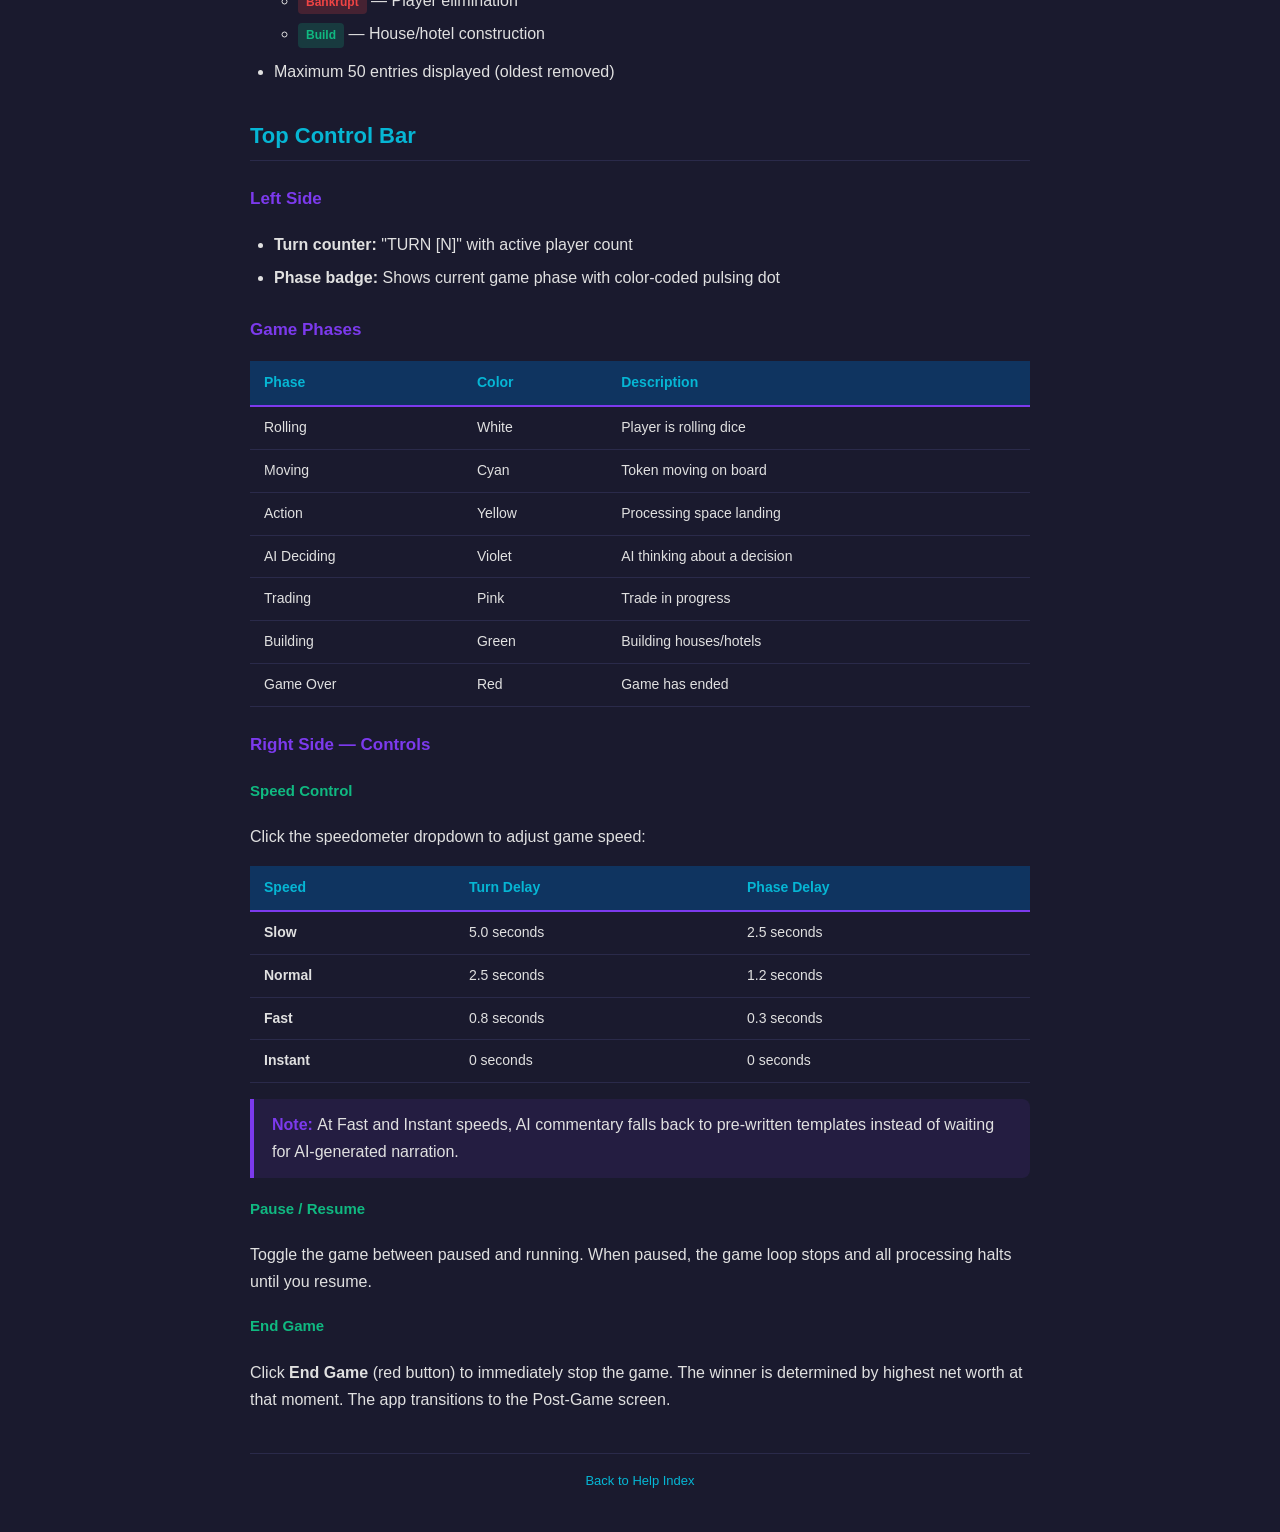
<file: Resources/MonopolyAIRoyal.help/Contents/Resources/en.lproj/game-screen.html>
<!DOCTYPE html>
<html lang="en">
<head>
    <meta charset="UTF-8">
    <meta name="description" content="The game screen in MonopolyAIRoyal">
    <meta name="keywords" content="game screen, board, brain panel, commentary, controls, speed, pause">
    <title>The Game Screen</title>
    <link rel="stylesheet" href="../shrd/help.css">
</head>
<body>
    <a href="index.html">MonopolyAIRoyal Help</a>
    <h1>The Game Screen</h1>

    <p>The Game screen is a 3-panel layout that shows the live game state, AI reasoning, and commentary in real-time.</p>

    <h2>Layout Overview</h2>

    <h3>Left Panel — Player Status (240px)</h3>
    <p>Shows all players sorted by net worth (highest first):</p>
    <ul>
        <li><strong>Player name</strong> with color indicator</li>
        <li><strong>Current cash</strong> in hand</li>
        <li><strong>Net worth</strong> (cash + properties + buildings)</li>
        <li><strong>Net worth bar</strong> — visual percentage relative to $6,000</li>
        <li><strong>Property count</strong> owned</li>
        <li><strong>House/hotel count</strong></li>
        <li><strong>Status badge</strong> — Ready, Thinking, Waiting, or Bankrupt</li>
    </ul>

    <h3>Center — Monopoly Board</h3>
    <p>The full 40-space Monopoly board displayed as an 11x11 grid:</p>
    <ul>
        <li><strong>Player tokens</strong> appear as colored circles with initials</li>
        <li><strong>Active player</strong> token pulses with animation</li>
        <li><strong>Properties</strong> show their color group, owner, and building count</li>
        <li><strong>Center area</strong> displays the latest dice roll and current event</li>
        <li>Tokens animate smoothly between spaces</li>
    </ul>

    <h3>Right Panel (320px) — Two Sections</h3>

    <h4>AI Brain Panel (Top)</h4>
    <p>The Brain Panel shows the active player's AI reasoning in real-time:</p>
    <ul>
        <li><strong>Header:</strong> Active player name with pulsing status dot</li>
        <li><strong>Reasoning area:</strong> Streaming text of the AI's thought process as tokens arrive</li>
        <li><strong>Footer stats:</strong>
            <ul>
                <li>Confidence percentage (0–100%)</li>
                <li>Decision cost in USD</li>
                <li>Model name being used</li>
            </ul>
        </li>
    </ul>
    <div class="tip">In Live Mode, you can read the AI's actual strategic reasoning. In Mock Mode, scripted reasoning is shown.</div>

    <h4>Commentary Feed (Bottom)</h4>
    <p>Live ESPN-style play-by-play commentary:</p>
    <ul>
        <li>Events are shown newest-first with timestamps</li>
        <li>Each entry has an emoji icon and color-coded type badge:
            <ul>
                <li><span class="badge badge-cyan">Buy</span> — Property purchases</li>
                <li><span class="badge badge-violet">Trade</span> — Player trades</li>
                <li><span class="badge badge-amber">Rent</span> — Rent payments</li>
                <li><span class="badge badge-red">Bankrupt</span> — Player elimination</li>
                <li><span class="badge badge-green">Build</span> — House/hotel construction</li>
            </ul>
        </li>
        <li>Maximum 50 entries displayed (oldest removed)</li>
    </ul>

    <h2>Top Control Bar</h2>

    <h3>Left Side</h3>
    <ul>
        <li><strong>Turn counter:</strong> "TURN [N]" with active player count</li>
        <li><strong>Phase badge:</strong> Shows current game phase with color-coded pulsing dot</li>
    </ul>

    <h3>Game Phases</h3>
    <table>
        <tr><th>Phase</th><th>Color</th><th>Description</th></tr>
        <tr><td>Rolling</td><td>White</td><td>Player is rolling dice</td></tr>
        <tr><td>Moving</td><td>Cyan</td><td>Token moving on board</td></tr>
        <tr><td>Action</td><td>Yellow</td><td>Processing space landing</td></tr>
        <tr><td>AI Deciding</td><td>Violet</td><td>AI thinking about a decision</td></tr>
        <tr><td>Trading</td><td>Pink</td><td>Trade in progress</td></tr>
        <tr><td>Building</td><td>Green</td><td>Building houses/hotels</td></tr>
        <tr><td>Game Over</td><td>Red</td><td>Game has ended</td></tr>
    </table>

    <h3>Right Side — Controls</h3>

    <h4>Speed Control</h4>
    <p>Click the speedometer dropdown to adjust game speed:</p>
    <table>
        <tr><th>Speed</th><th>Turn Delay</th><th>Phase Delay</th></tr>
        <tr><td><strong>Slow</strong></td><td>5.0 seconds</td><td>2.5 seconds</td></tr>
        <tr><td><strong>Normal</strong></td><td>2.5 seconds</td><td>1.2 seconds</td></tr>
        <tr><td><strong>Fast</strong></td><td>0.8 seconds</td><td>0.3 seconds</td></tr>
        <tr><td><strong>Instant</strong></td><td>0 seconds</td><td>0 seconds</td></tr>
    </table>

    <div class="note">At Fast and Instant speeds, AI commentary falls back to pre-written templates instead of waiting for AI-generated narration.</div>

    <h4>Pause / Resume</h4>
    <p>Toggle the game between paused and running. When paused, the game loop stops and all processing halts until you resume.</p>

    <h4>End Game</h4>
    <p>Click <strong>End Game</strong> (red button) to immediately stop the game. The winner is determined by highest net worth at that moment. The app transitions to the Post-Game screen.</p>

    <div class="footer"><a href="index.html">Back to Help Index</a></div>
</body>
</html>
</file>
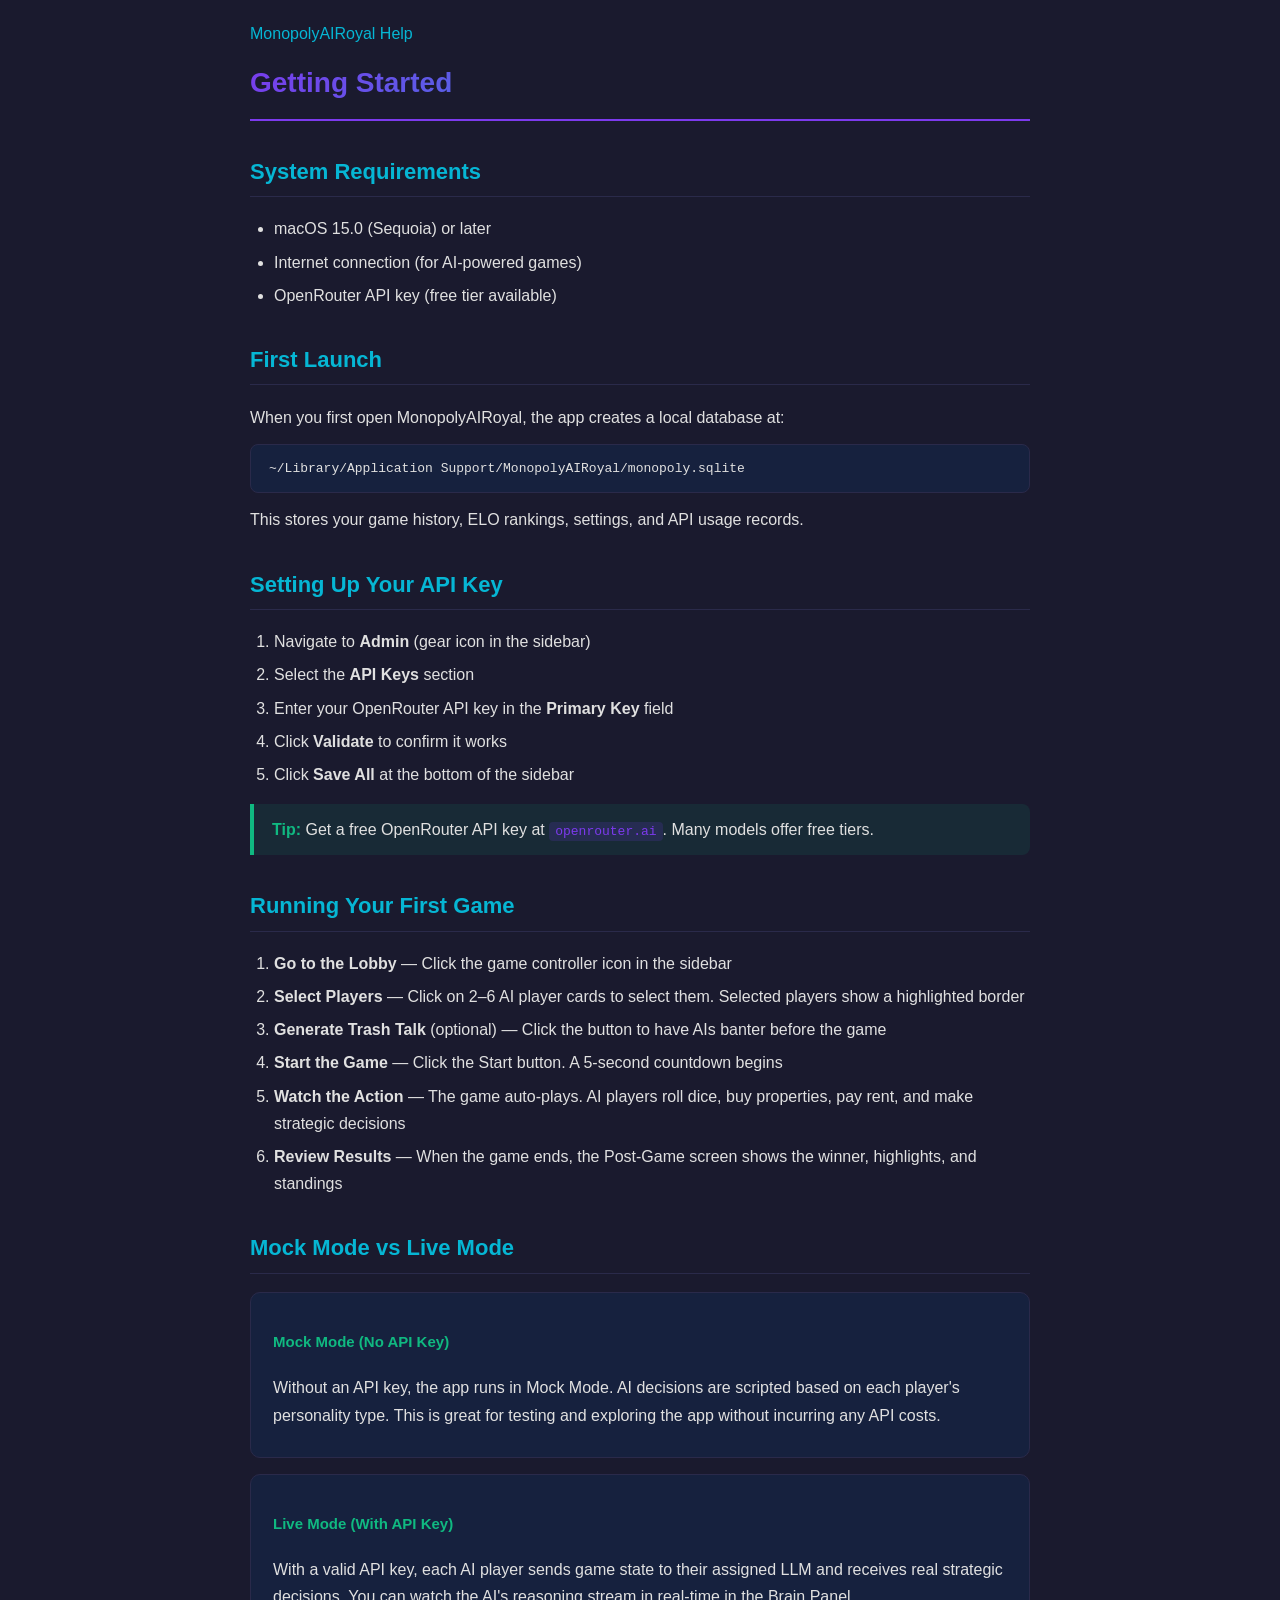
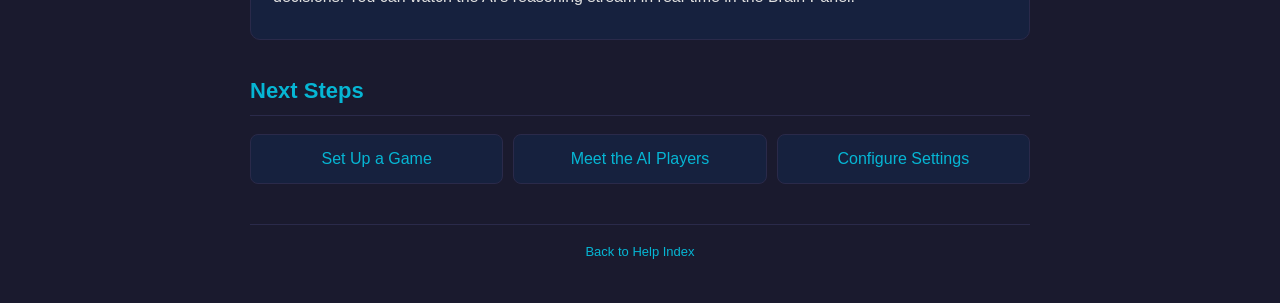
<file: Resources/MonopolyAIRoyal.help/Contents/Resources/en.lproj/getting-started.html>
<!DOCTYPE html>
<html lang="en">
<head>
    <meta charset="UTF-8">
    <meta name="description" content="Getting started with MonopolyAIRoyal">
    <meta name="keywords" content="getting started, setup, first game, install">
    <title>Getting Started</title>
    <link rel="stylesheet" href="../shrd/help.css">
</head>
<body>
    <a href="index.html">MonopolyAIRoyal Help</a>
    <h1>Getting Started</h1>

    <h2>System Requirements</h2>
    <ul>
        <li>macOS 15.0 (Sequoia) or later</li>
        <li>Internet connection (for AI-powered games)</li>
        <li>OpenRouter API key (free tier available)</li>
    </ul>

    <h2>First Launch</h2>
    <p>When you first open MonopolyAIRoyal, the app creates a local database at:</p>
    <pre><code>~/Library/Application Support/MonopolyAIRoyal/monopoly.sqlite</code></pre>
    <p>This stores your game history, ELO rankings, settings, and API usage records.</p>

    <h2>Setting Up Your API Key</h2>
    <ol>
        <li>Navigate to <strong>Admin</strong> (gear icon in the sidebar)</li>
        <li>Select the <strong>API Keys</strong> section</li>
        <li>Enter your OpenRouter API key in the <strong>Primary Key</strong> field</li>
        <li>Click <strong>Validate</strong> to confirm it works</li>
        <li>Click <strong>Save All</strong> at the bottom of the sidebar</li>
    </ol>

    <div class="tip">Get a free OpenRouter API key at <code>openrouter.ai</code>. Many models offer free tiers.</div>

    <h2>Running Your First Game</h2>
    <ol>
        <li><strong>Go to the Lobby</strong> — Click the game controller icon in the sidebar</li>
        <li><strong>Select Players</strong> — Click on 2–6 AI player cards to select them. Selected players show a highlighted border</li>
        <li><strong>Generate Trash Talk</strong> (optional) — Click the button to have AIs banter before the game</li>
        <li><strong>Start the Game</strong> — Click the Start button. A 5-second countdown begins</li>
        <li><strong>Watch the Action</strong> — The game auto-plays. AI players roll dice, buy properties, pay rent, and make strategic decisions</li>
        <li><strong>Review Results</strong> — When the game ends, the Post-Game screen shows the winner, highlights, and standings</li>
    </ol>

    <h2>Mock Mode vs Live Mode</h2>

    <div class="card">
        <h4>Mock Mode (No API Key)</h4>
        <p>Without an API key, the app runs in Mock Mode. AI decisions are scripted based on each player's personality type. This is great for testing and exploring the app without incurring any API costs.</p>
    </div>

    <div class="card">
        <h4>Live Mode (With API Key)</h4>
        <p>With a valid API key, each AI player sends game state to their assigned LLM and receives real strategic decisions. You can watch the AI's reasoning stream in real-time in the Brain Panel.</p>
    </div>

    <h2>Next Steps</h2>
    <div class="nav-box">
        <a href="lobby.html">Set Up a Game</a>
        <a href="ai-players.html">Meet the AI Players</a>
        <a href="admin.html">Configure Settings</a>
    </div>

    <div class="footer"><a href="index.html">Back to Help Index</a></div>
</body>
</html>
</file>
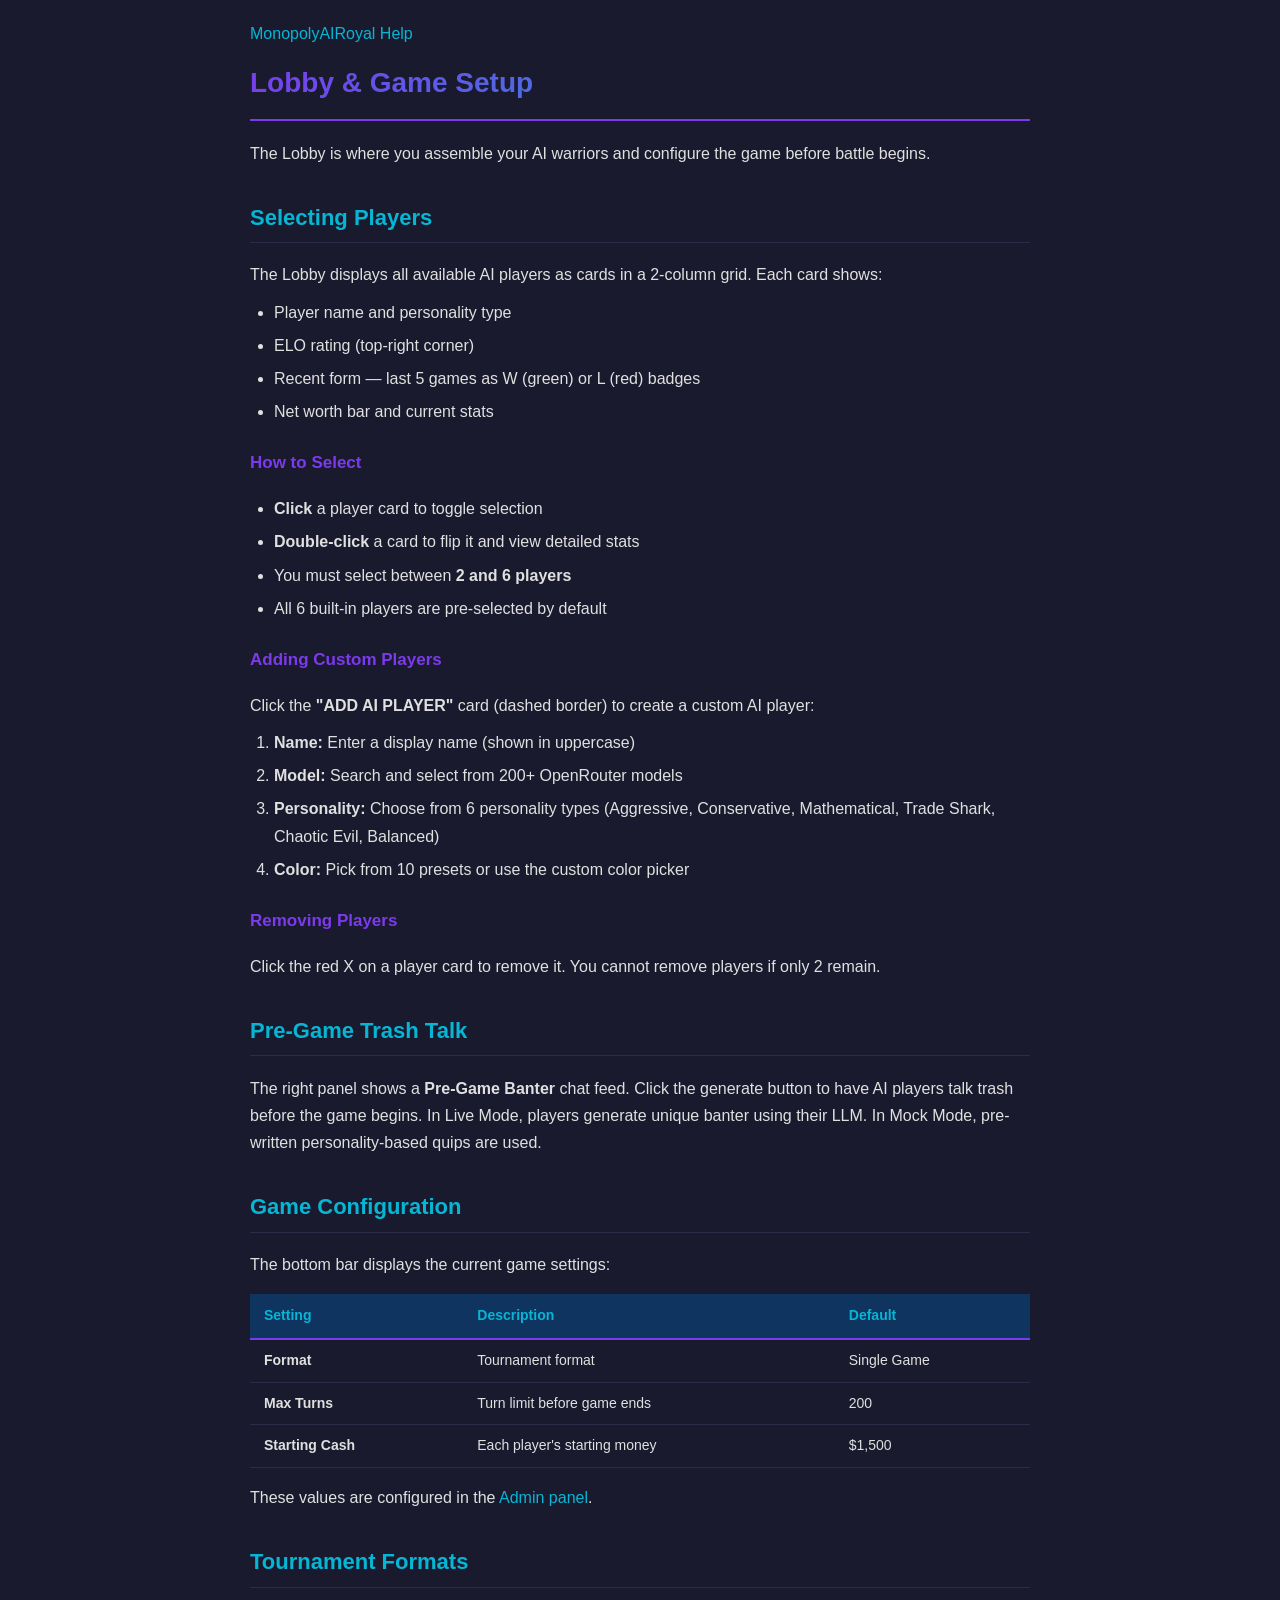
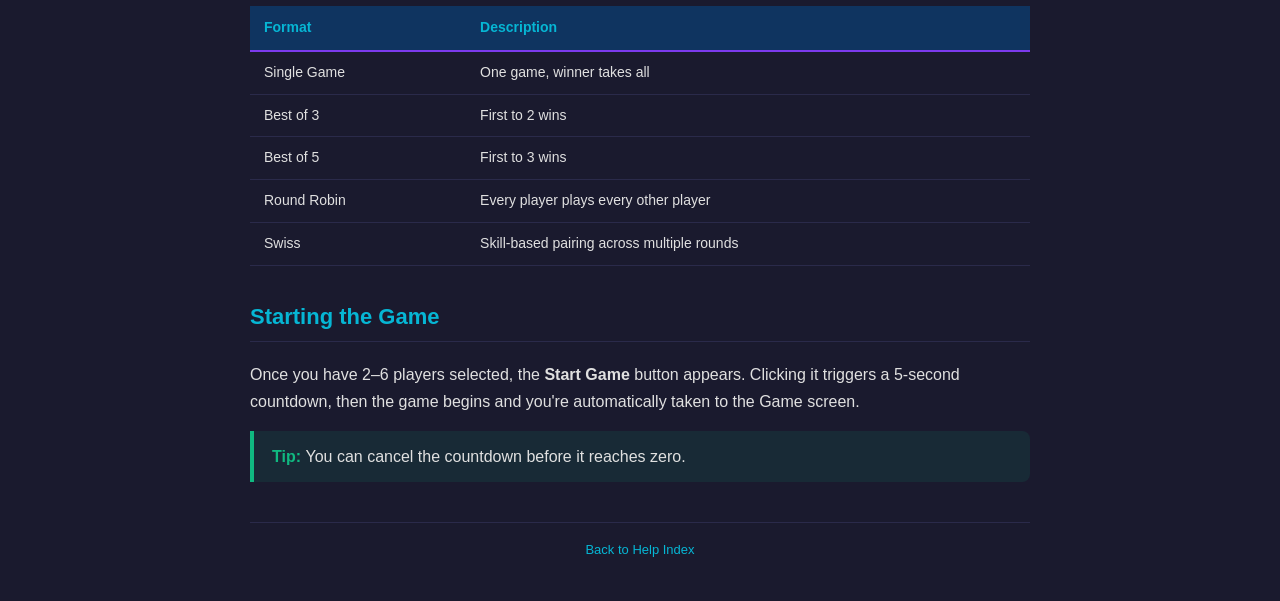
<file: Resources/MonopolyAIRoyal.help/Contents/Resources/en.lproj/lobby.html>
<!DOCTYPE html>
<html lang="en">
<head>
    <meta charset="UTF-8">
    <meta name="description" content="Lobby and game setup in MonopolyAIRoyal">
    <meta name="keywords" content="lobby, game setup, players, select, trash talk, start game">
    <title>Lobby &amp; Game Setup</title>
    <link rel="stylesheet" href="../shrd/help.css">
</head>
<body>
    <a href="index.html">MonopolyAIRoyal Help</a>
    <h1>Lobby &amp; Game Setup</h1>

    <p>The Lobby is where you assemble your AI warriors and configure the game before battle begins.</p>

    <h2>Selecting Players</h2>
    <p>The Lobby displays all available AI players as cards in a 2-column grid. Each card shows:</p>
    <ul>
        <li>Player name and personality type</li>
        <li>ELO rating (top-right corner)</li>
        <li>Recent form — last 5 games as W (green) or L (red) badges</li>
        <li>Net worth bar and current stats</li>
    </ul>

    <h3>How to Select</h3>
    <ul>
        <li><strong>Click</strong> a player card to toggle selection</li>
        <li><strong>Double-click</strong> a card to flip it and view detailed stats</li>
        <li>You must select between <strong>2 and 6 players</strong></li>
        <li>All 6 built-in players are pre-selected by default</li>
    </ul>

    <h3>Adding Custom Players</h3>
    <p>Click the <strong>"ADD AI PLAYER"</strong> card (dashed border) to create a custom AI player:</p>
    <ol>
        <li><strong>Name:</strong> Enter a display name (shown in uppercase)</li>
        <li><strong>Model:</strong> Search and select from 200+ OpenRouter models</li>
        <li><strong>Personality:</strong> Choose from 6 personality types (Aggressive, Conservative, Mathematical, Trade Shark, Chaotic Evil, Balanced)</li>
        <li><strong>Color:</strong> Pick from 10 presets or use the custom color picker</li>
    </ol>

    <h3>Removing Players</h3>
    <p>Click the red X on a player card to remove it. You cannot remove players if only 2 remain.</p>

    <h2>Pre-Game Trash Talk</h2>
    <p>The right panel shows a <strong>Pre-Game Banter</strong> chat feed. Click the generate button to have AI players talk trash before the game begins. In Live Mode, players generate unique banter using their LLM. In Mock Mode, pre-written personality-based quips are used.</p>

    <h2>Game Configuration</h2>
    <p>The bottom bar displays the current game settings:</p>
    <table>
        <tr><th>Setting</th><th>Description</th><th>Default</th></tr>
        <tr><td><strong>Format</strong></td><td>Tournament format</td><td>Single Game</td></tr>
        <tr><td><strong>Max Turns</strong></td><td>Turn limit before game ends</td><td>200</td></tr>
        <tr><td><strong>Starting Cash</strong></td><td>Each player's starting money</td><td>$1,500</td></tr>
    </table>
    <p>These values are configured in the <a href="admin.html">Admin panel</a>.</p>

    <h2>Tournament Formats</h2>
    <table>
        <tr><th>Format</th><th>Description</th></tr>
        <tr><td>Single Game</td><td>One game, winner takes all</td></tr>
        <tr><td>Best of 3</td><td>First to 2 wins</td></tr>
        <tr><td>Best of 5</td><td>First to 3 wins</td></tr>
        <tr><td>Round Robin</td><td>Every player plays every other player</td></tr>
        <tr><td>Swiss</td><td>Skill-based pairing across multiple rounds</td></tr>
    </table>

    <h2>Starting the Game</h2>
    <p>Once you have 2–6 players selected, the <strong>Start Game</strong> button appears. Clicking it triggers a 5-second countdown, then the game begins and you're automatically taken to the Game screen.</p>

    <div class="tip">You can cancel the countdown before it reaches zero.</div>

    <div class="footer"><a href="index.html">Back to Help Index</a></div>
</body>
</html>
</file>
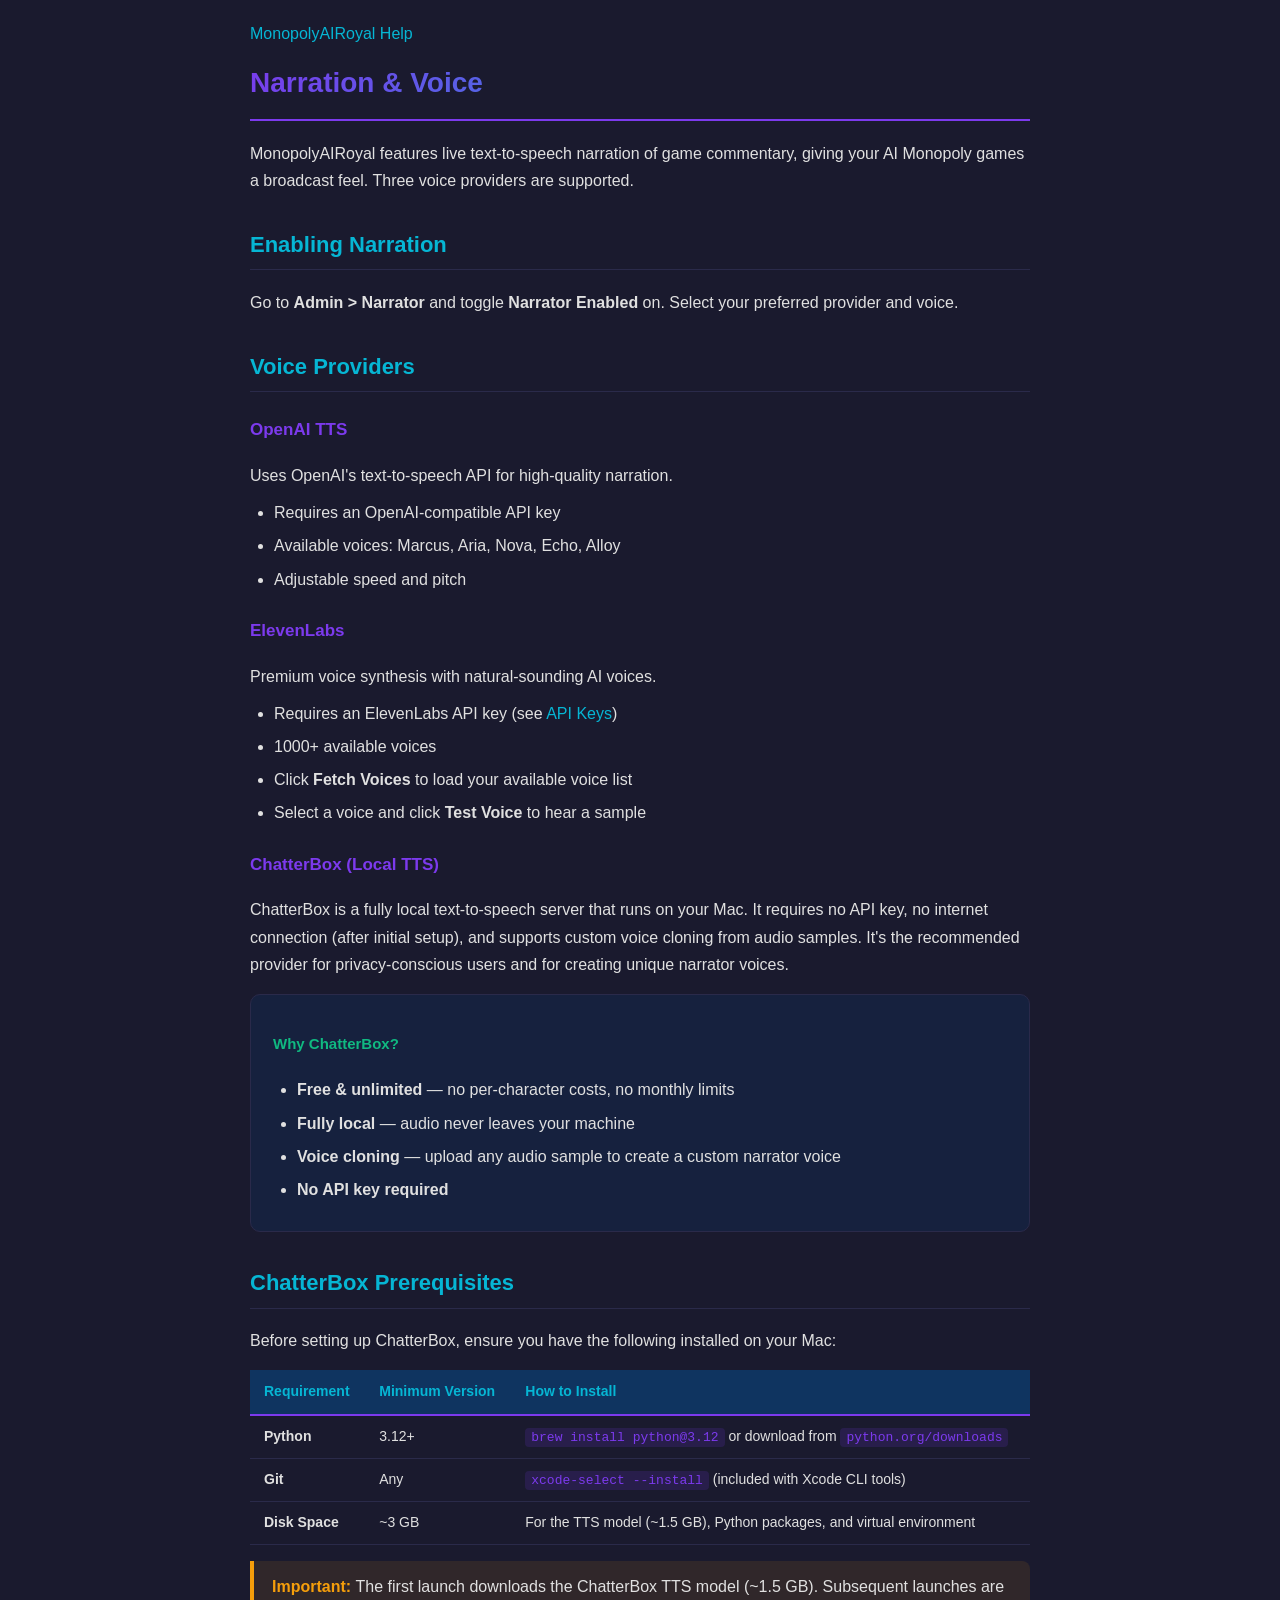
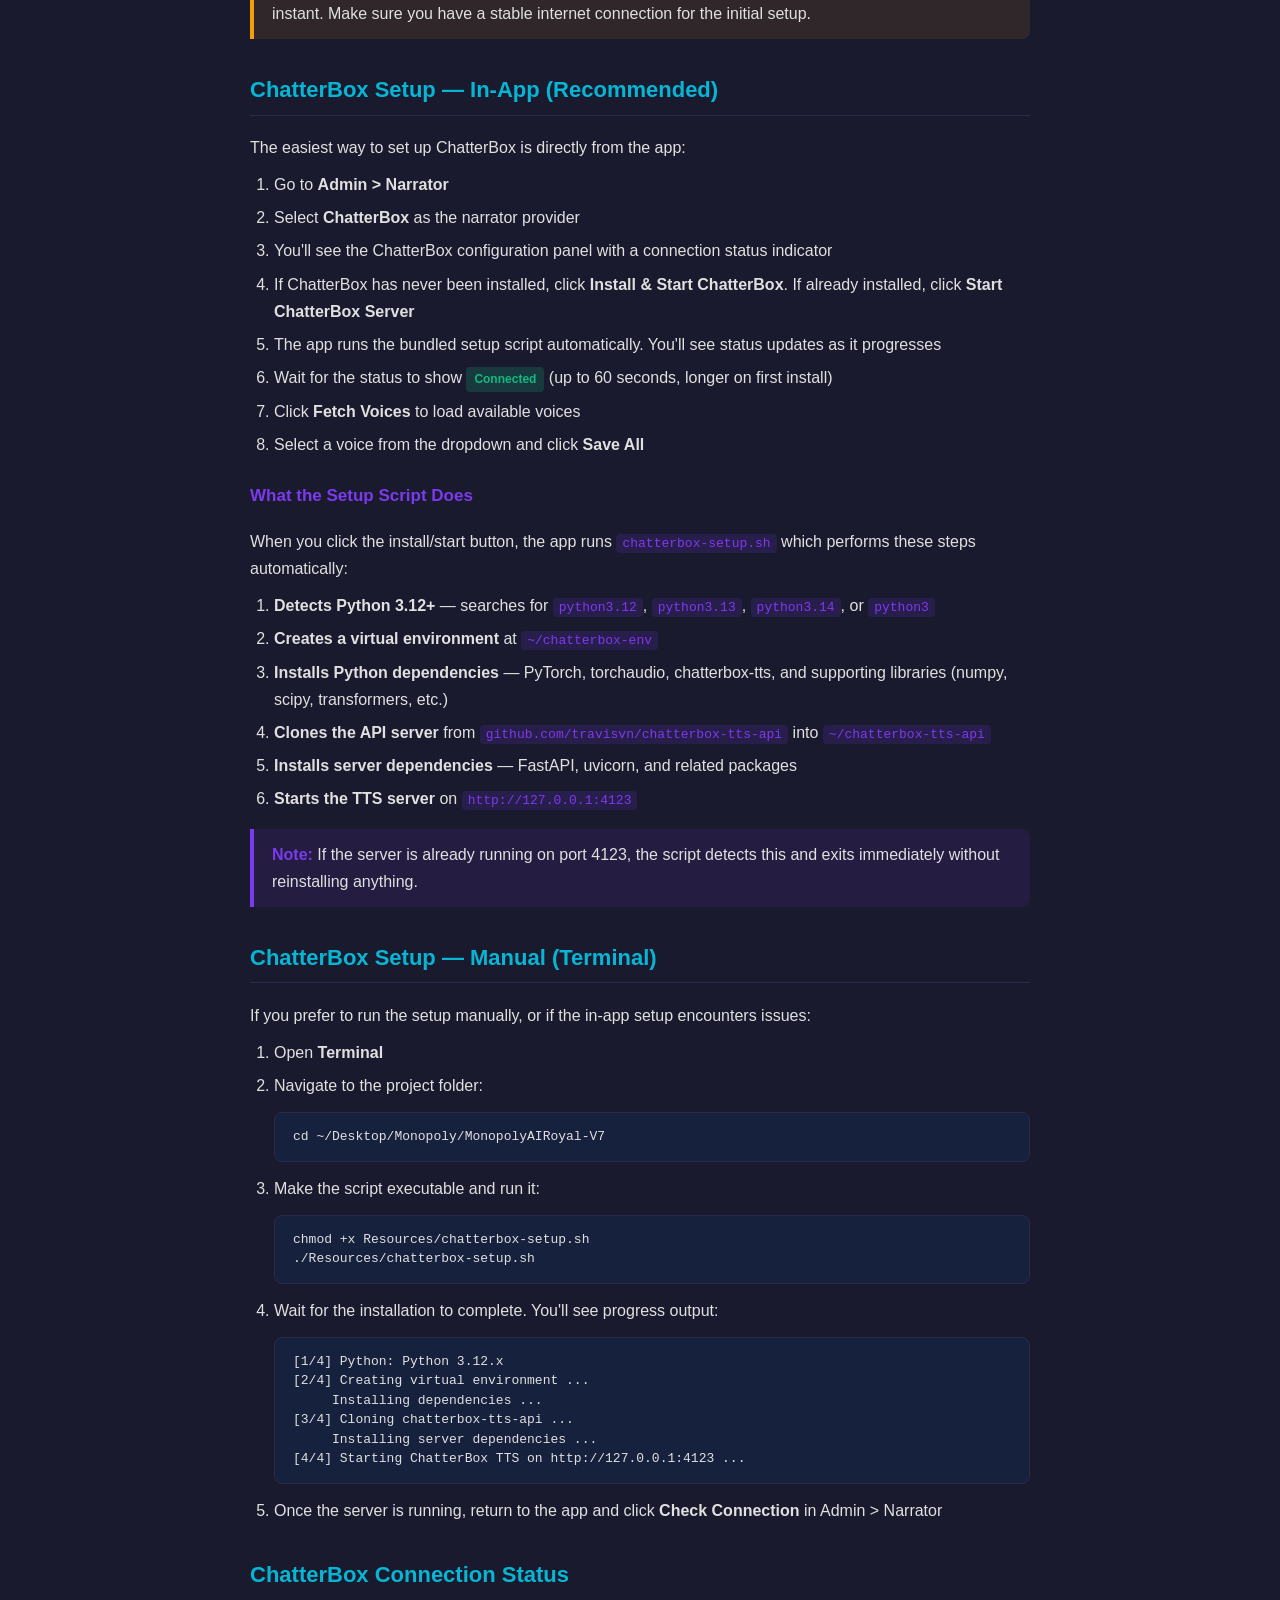
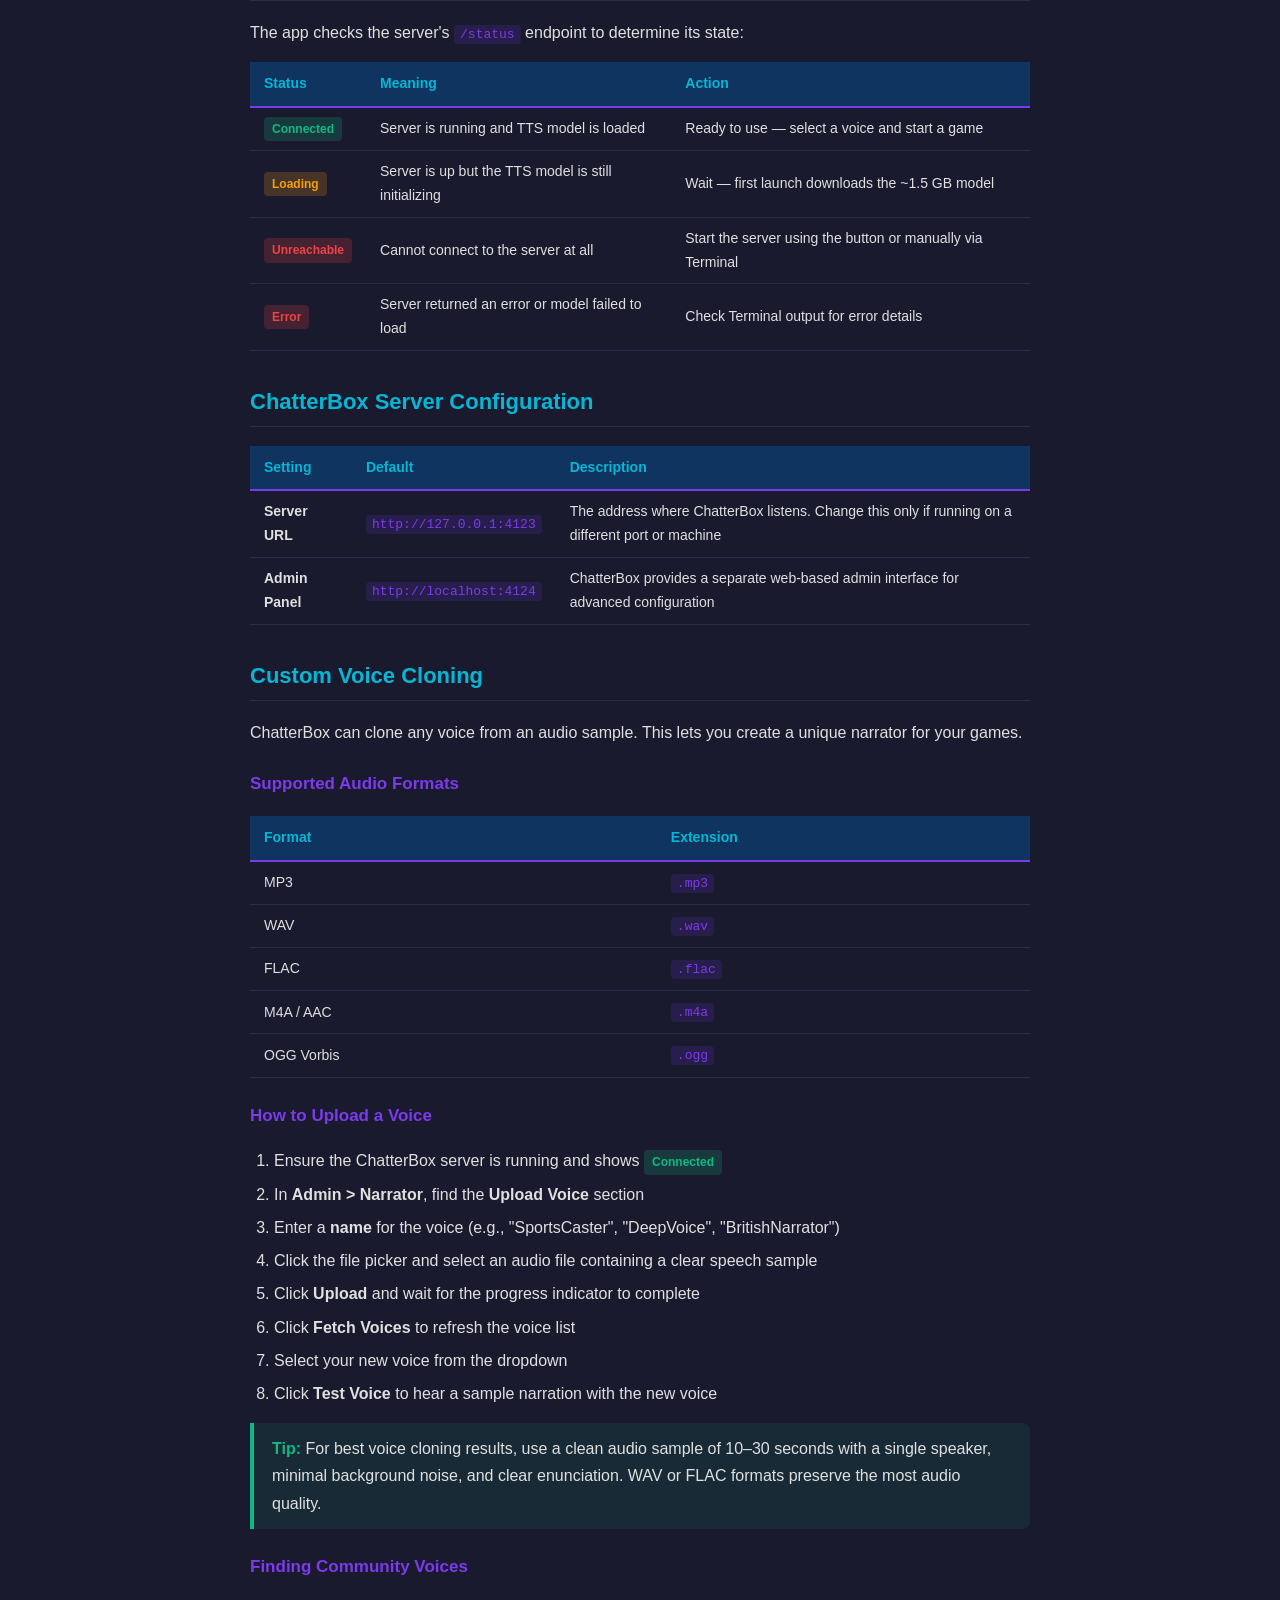
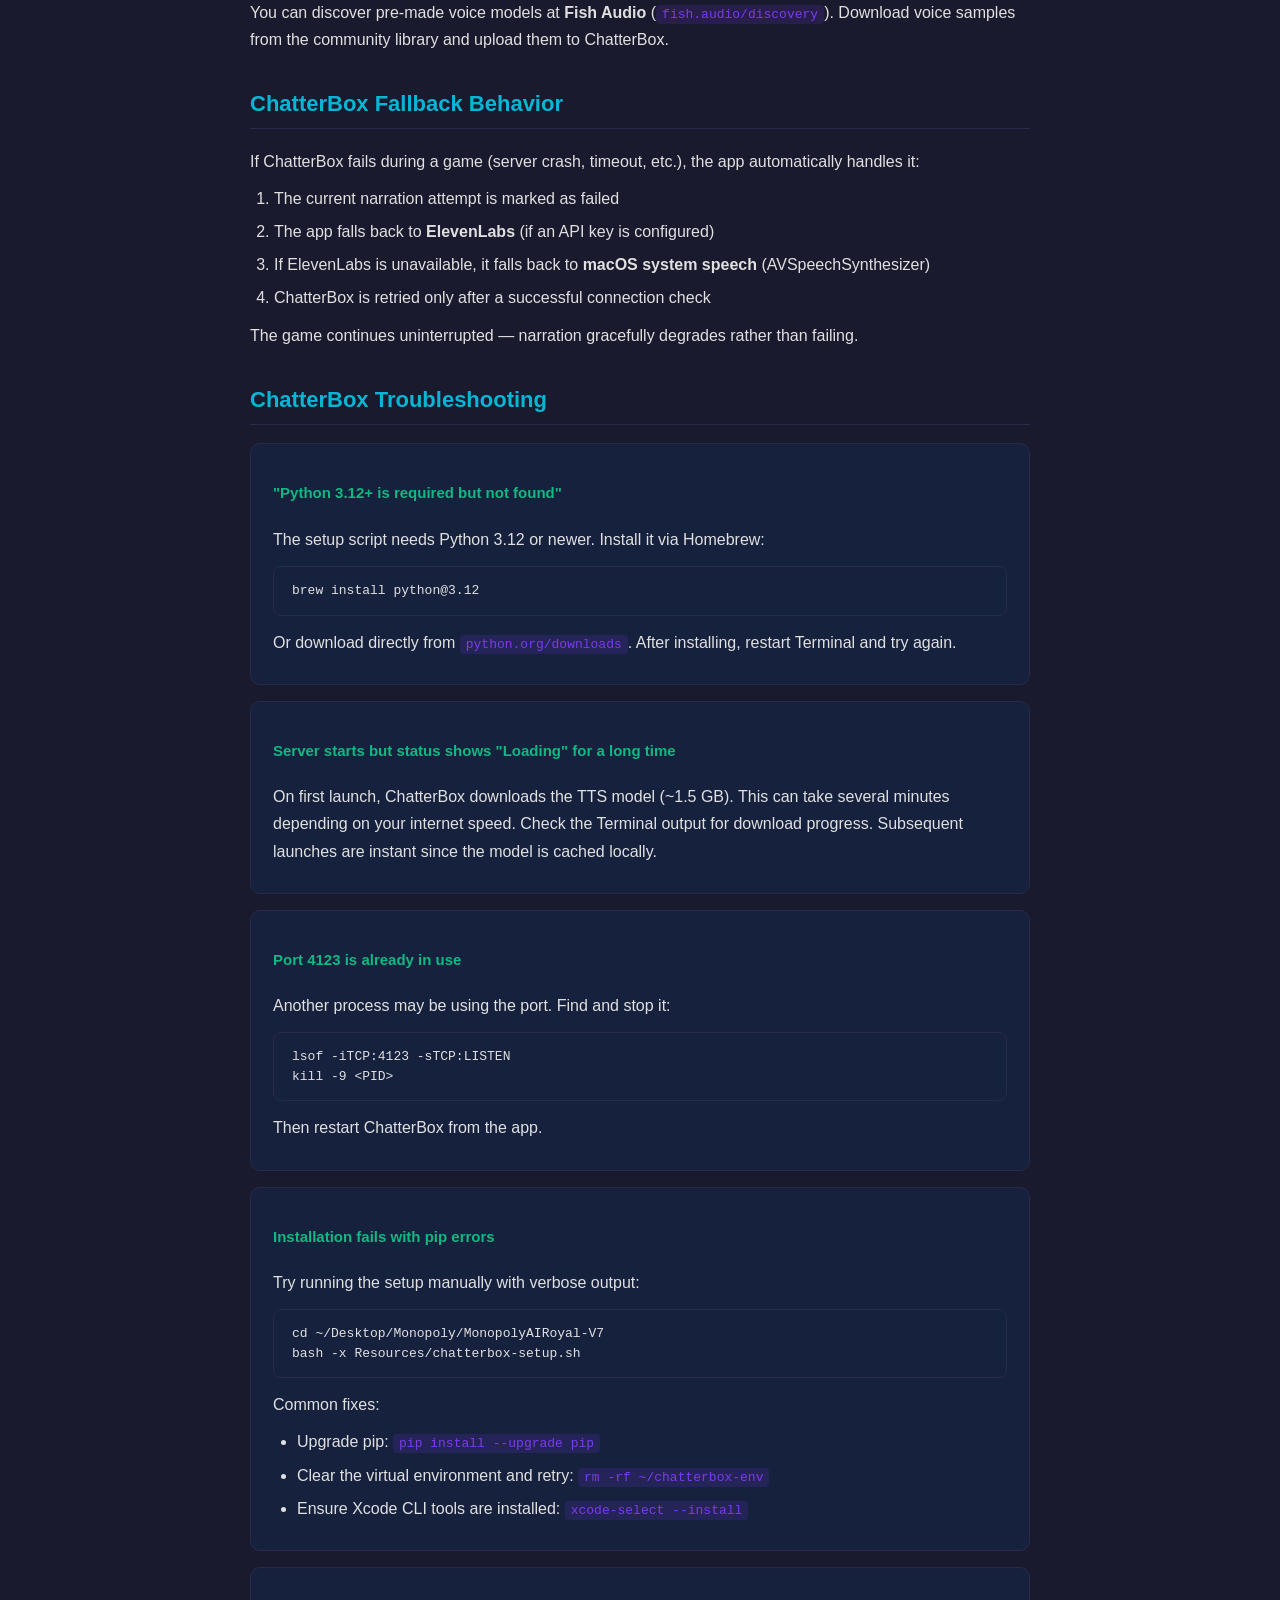
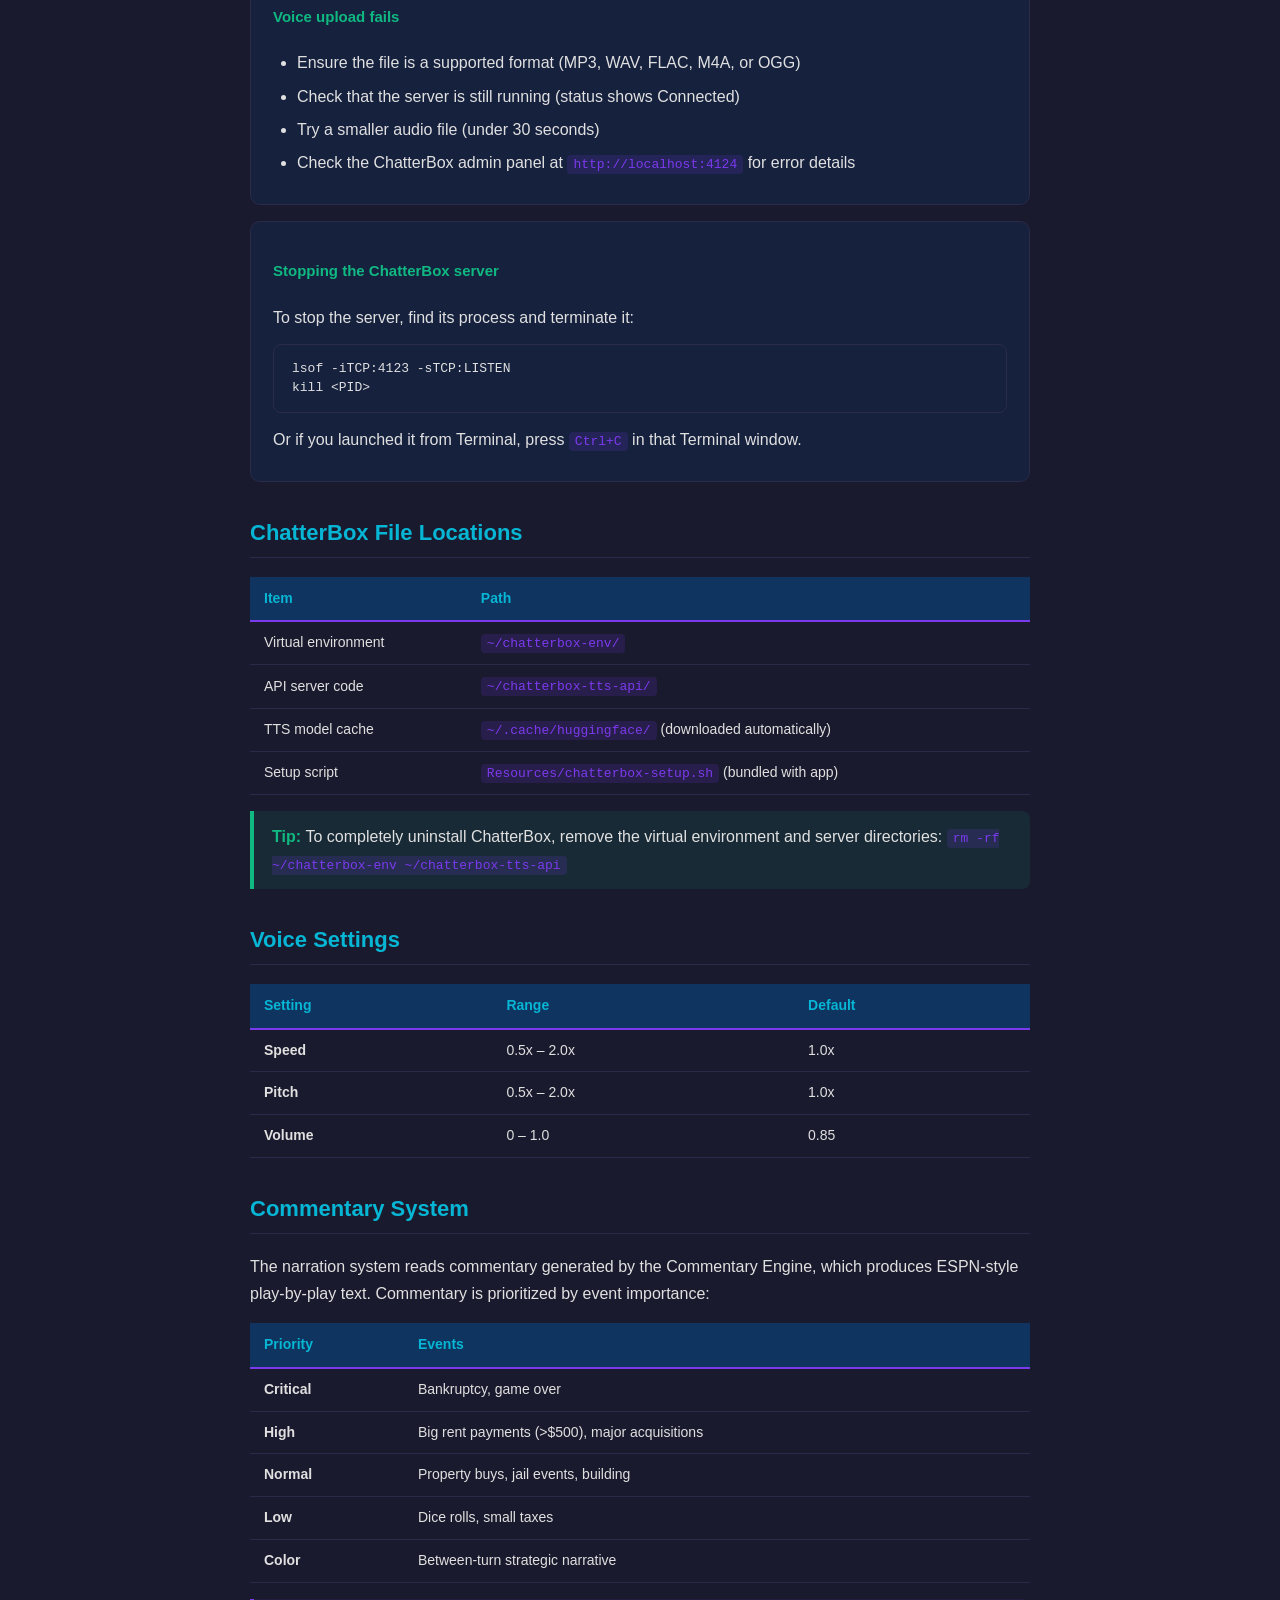
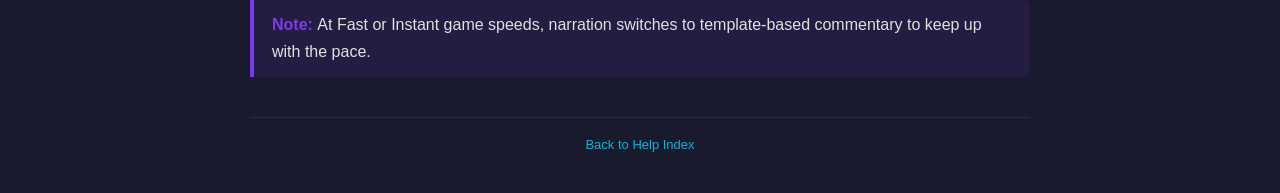
<file: Resources/MonopolyAIRoyal.help/Contents/Resources/en.lproj/narration.html>
<!DOCTYPE html>
<html lang="en">
<head>
    <meta charset="UTF-8">
    <meta name="description" content="Narration and voice configuration in MonopolyAIRoyal">
    <meta name="keywords" content="narration, voice, tts, openai, elevenlabs, chatterbox, speech">
    <title>Narration &amp; Voice</title>
    <link rel="stylesheet" href="../shrd/help.css">
</head>
<body>
    <a href="index.html">MonopolyAIRoyal Help</a>
    <h1>Narration &amp; Voice</h1>

    <p>MonopolyAIRoyal features live text-to-speech narration of game commentary, giving your AI Monopoly games a broadcast feel. Three voice providers are supported.</p>

    <h2>Enabling Narration</h2>
    <p>Go to <strong>Admin &gt; Narrator</strong> and toggle <strong>Narrator Enabled</strong> on. Select your preferred provider and voice.</p>

    <h2>Voice Providers</h2>

    <h3>OpenAI TTS</h3>
    <p>Uses OpenAI's text-to-speech API for high-quality narration.</p>
    <ul>
        <li>Requires an OpenAI-compatible API key</li>
        <li>Available voices: Marcus, Aria, Nova, Echo, Alloy</li>
        <li>Adjustable speed and pitch</li>
    </ul>

    <h3>ElevenLabs</h3>
    <p>Premium voice synthesis with natural-sounding AI voices.</p>
    <ul>
        <li>Requires an ElevenLabs API key (see <a href="api-keys.html">API Keys</a>)</li>
        <li>1000+ available voices</li>
        <li>Click <strong>Fetch Voices</strong> to load your available voice list</li>
        <li>Select a voice and click <strong>Test Voice</strong> to hear a sample</li>
    </ul>

    <h3>ChatterBox (Local TTS)</h3>
    <p>ChatterBox is a fully local text-to-speech server that runs on your Mac. It requires no API key, no internet connection (after initial setup), and supports custom voice cloning from audio samples. It's the recommended provider for privacy-conscious users and for creating unique narrator voices.</p>

    <div class="card">
        <h4>Why ChatterBox?</h4>
        <ul>
            <li><strong>Free &amp; unlimited</strong> — no per-character costs, no monthly limits</li>
            <li><strong>Fully local</strong> — audio never leaves your machine</li>
            <li><strong>Voice cloning</strong> — upload any audio sample to create a custom narrator voice</li>
            <li><strong>No API key required</strong></li>
        </ul>
    </div>

    <h2>ChatterBox Prerequisites</h2>
    <p>Before setting up ChatterBox, ensure you have the following installed on your Mac:</p>
    <table>
        <tr><th>Requirement</th><th>Minimum Version</th><th>How to Install</th></tr>
        <tr><td><strong>Python</strong></td><td>3.12+</td><td><code>brew install python@3.12</code> or download from <code>python.org/downloads</code></td></tr>
        <tr><td><strong>Git</strong></td><td>Any</td><td><code>xcode-select --install</code> (included with Xcode CLI tools)</td></tr>
        <tr><td><strong>Disk Space</strong></td><td>~3 GB</td><td>For the TTS model (~1.5 GB), Python packages, and virtual environment</td></tr>
    </table>

    <div class="warning">The first launch downloads the ChatterBox TTS model (~1.5 GB). Subsequent launches are instant. Make sure you have a stable internet connection for the initial setup.</div>

    <h2>ChatterBox Setup — In-App (Recommended)</h2>
    <p>The easiest way to set up ChatterBox is directly from the app:</p>
    <ol>
        <li>Go to <strong>Admin &gt; Narrator</strong></li>
        <li>Select <strong>ChatterBox</strong> as the narrator provider</li>
        <li>You'll see the ChatterBox configuration panel with a connection status indicator</li>
        <li>If ChatterBox has never been installed, click <strong>Install &amp; Start ChatterBox</strong>. If already installed, click <strong>Start ChatterBox Server</strong></li>
        <li>The app runs the bundled setup script automatically. You'll see status updates as it progresses</li>
        <li>Wait for the status to show <span class="badge badge-green">Connected</span> (up to 60 seconds, longer on first install)</li>
        <li>Click <strong>Fetch Voices</strong> to load available voices</li>
        <li>Select a voice from the dropdown and click <strong>Save All</strong></li>
    </ol>

    <h3>What the Setup Script Does</h3>
    <p>When you click the install/start button, the app runs <code>chatterbox-setup.sh</code> which performs these steps automatically:</p>
    <ol>
        <li><strong>Detects Python 3.12+</strong> — searches for <code>python3.12</code>, <code>python3.13</code>, <code>python3.14</code>, or <code>python3</code></li>
        <li><strong>Creates a virtual environment</strong> at <code>~/chatterbox-env</code></li>
        <li><strong>Installs Python dependencies</strong> — PyTorch, torchaudio, chatterbox-tts, and supporting libraries (numpy, scipy, transformers, etc.)</li>
        <li><strong>Clones the API server</strong> from <code>github.com/travisvn/chatterbox-tts-api</code> into <code>~/chatterbox-tts-api</code></li>
        <li><strong>Installs server dependencies</strong> — FastAPI, uvicorn, and related packages</li>
        <li><strong>Starts the TTS server</strong> on <code>http://127.0.0.1:4123</code></li>
    </ol>

    <div class="note">If the server is already running on port 4123, the script detects this and exits immediately without reinstalling anything.</div>

    <h2>ChatterBox Setup — Manual (Terminal)</h2>
    <p>If you prefer to run the setup manually, or if the in-app setup encounters issues:</p>
    <ol>
        <li>Open <strong>Terminal</strong></li>
        <li>Navigate to the project folder:
            <pre><code>cd ~/Desktop/Monopoly/MonopolyAIRoyal-V7</code></pre>
        </li>
        <li>Make the script executable and run it:
            <pre><code>chmod +x Resources/chatterbox-setup.sh
./Resources/chatterbox-setup.sh</code></pre>
        </li>
        <li>Wait for the installation to complete. You'll see progress output:
            <pre><code>[1/4] Python: Python 3.12.x
[2/4] Creating virtual environment ...
     Installing dependencies ...
[3/4] Cloning chatterbox-tts-api ...
     Installing server dependencies ...
[4/4] Starting ChatterBox TTS on http://127.0.0.1:4123 ...</code></pre>
        </li>
        <li>Once the server is running, return to the app and click <strong>Check Connection</strong> in Admin &gt; Narrator</li>
    </ol>

    <h2>ChatterBox Connection Status</h2>
    <p>The app checks the server's <code>/status</code> endpoint to determine its state:</p>
    <table>
        <tr><th>Status</th><th>Meaning</th><th>Action</th></tr>
        <tr><td><span class="badge badge-green">Connected</span></td><td>Server is running and TTS model is loaded</td><td>Ready to use — select a voice and start a game</td></tr>
        <tr><td><span class="badge badge-amber">Loading</span></td><td>Server is up but the TTS model is still initializing</td><td>Wait — first launch downloads the ~1.5 GB model</td></tr>
        <tr><td><span class="badge badge-red">Unreachable</span></td><td>Cannot connect to the server at all</td><td>Start the server using the button or manually via Terminal</td></tr>
        <tr><td><span class="badge badge-red">Error</span></td><td>Server returned an error or model failed to load</td><td>Check Terminal output for error details</td></tr>
    </table>

    <h2>ChatterBox Server Configuration</h2>
    <table>
        <tr><th>Setting</th><th>Default</th><th>Description</th></tr>
        <tr><td><strong>Server URL</strong></td><td><code>http://127.0.0.1:4123</code></td><td>The address where ChatterBox listens. Change this only if running on a different port or machine</td></tr>
        <tr><td><strong>Admin Panel</strong></td><td><code>http://localhost:4124</code></td><td>ChatterBox provides a separate web-based admin interface for advanced configuration</td></tr>
    </table>

    <h2>Custom Voice Cloning</h2>
    <p>ChatterBox can clone any voice from an audio sample. This lets you create a unique narrator for your games.</p>

    <h3>Supported Audio Formats</h3>
    <table>
        <tr><th>Format</th><th>Extension</th></tr>
        <tr><td>MP3</td><td><code>.mp3</code></td></tr>
        <tr><td>WAV</td><td><code>.wav</code></td></tr>
        <tr><td>FLAC</td><td><code>.flac</code></td></tr>
        <tr><td>M4A / AAC</td><td><code>.m4a</code></td></tr>
        <tr><td>OGG Vorbis</td><td><code>.ogg</code></td></tr>
    </table>

    <h3>How to Upload a Voice</h3>
    <ol>
        <li>Ensure the ChatterBox server is running and shows <span class="badge badge-green">Connected</span></li>
        <li>In <strong>Admin &gt; Narrator</strong>, find the <strong>Upload Voice</strong> section</li>
        <li>Enter a <strong>name</strong> for the voice (e.g., "SportsCaster", "DeepVoice", "BritishNarrator")</li>
        <li>Click the file picker and select an audio file containing a clear speech sample</li>
        <li>Click <strong>Upload</strong> and wait for the progress indicator to complete</li>
        <li>Click <strong>Fetch Voices</strong> to refresh the voice list</li>
        <li>Select your new voice from the dropdown</li>
        <li>Click <strong>Test Voice</strong> to hear a sample narration with the new voice</li>
    </ol>

    <div class="tip">For best voice cloning results, use a clean audio sample of 10–30 seconds with a single speaker, minimal background noise, and clear enunciation. WAV or FLAC formats preserve the most audio quality.</div>

    <h3>Finding Community Voices</h3>
    <p>You can discover pre-made voice models at <strong>Fish Audio</strong> (<code>fish.audio/discovery</code>). Download voice samples from the community library and upload them to ChatterBox.</p>

    <h2>ChatterBox Fallback Behavior</h2>
    <p>If ChatterBox fails during a game (server crash, timeout, etc.), the app automatically handles it:</p>
    <ol>
        <li>The current narration attempt is marked as failed</li>
        <li>The app falls back to <strong>ElevenLabs</strong> (if an API key is configured)</li>
        <li>If ElevenLabs is unavailable, it falls back to <strong>macOS system speech</strong> (AVSpeechSynthesizer)</li>
        <li>ChatterBox is retried only after a successful connection check</li>
    </ol>
    <p>The game continues uninterrupted — narration gracefully degrades rather than failing.</p>

    <h2>ChatterBox Troubleshooting</h2>

    <div class="card">
        <h4>"Python 3.12+ is required but not found"</h4>
        <p>The setup script needs Python 3.12 or newer. Install it via Homebrew:</p>
        <pre><code>brew install python@3.12</code></pre>
        <p>Or download directly from <code>python.org/downloads</code>. After installing, restart Terminal and try again.</p>
    </div>

    <div class="card">
        <h4>Server starts but status shows "Loading" for a long time</h4>
        <p>On first launch, ChatterBox downloads the TTS model (~1.5 GB). This can take several minutes depending on your internet speed. Check the Terminal output for download progress. Subsequent launches are instant since the model is cached locally.</p>
    </div>

    <div class="card">
        <h4>Port 4123 is already in use</h4>
        <p>Another process may be using the port. Find and stop it:</p>
        <pre><code>lsof -iTCP:4123 -sTCP:LISTEN
kill -9 &lt;PID&gt;</code></pre>
        <p>Then restart ChatterBox from the app.</p>
    </div>

    <div class="card">
        <h4>Installation fails with pip errors</h4>
        <p>Try running the setup manually with verbose output:</p>
        <pre><code>cd ~/Desktop/Monopoly/MonopolyAIRoyal-V7
bash -x Resources/chatterbox-setup.sh</code></pre>
        <p>Common fixes:</p>
        <ul>
            <li>Upgrade pip: <code>pip install --upgrade pip</code></li>
            <li>Clear the virtual environment and retry: <code>rm -rf ~/chatterbox-env</code></li>
            <li>Ensure Xcode CLI tools are installed: <code>xcode-select --install</code></li>
        </ul>
    </div>

    <div class="card">
        <h4>Voice upload fails</h4>
        <ul>
            <li>Ensure the file is a supported format (MP3, WAV, FLAC, M4A, or OGG)</li>
            <li>Check that the server is still running (status shows Connected)</li>
            <li>Try a smaller audio file (under 30 seconds)</li>
            <li>Check the ChatterBox admin panel at <code>http://localhost:4124</code> for error details</li>
        </ul>
    </div>

    <div class="card">
        <h4>Stopping the ChatterBox server</h4>
        <p>To stop the server, find its process and terminate it:</p>
        <pre><code>lsof -iTCP:4123 -sTCP:LISTEN
kill &lt;PID&gt;</code></pre>
        <p>Or if you launched it from Terminal, press <code>Ctrl+C</code> in that Terminal window.</p>
    </div>

    <h2>ChatterBox File Locations</h2>
    <table>
        <tr><th>Item</th><th>Path</th></tr>
        <tr><td>Virtual environment</td><td><code>~/chatterbox-env/</code></td></tr>
        <tr><td>API server code</td><td><code>~/chatterbox-tts-api/</code></td></tr>
        <tr><td>TTS model cache</td><td><code>~/.cache/huggingface/</code> (downloaded automatically)</td></tr>
        <tr><td>Setup script</td><td><code>Resources/chatterbox-setup.sh</code> (bundled with app)</td></tr>
    </table>

    <div class="tip">To completely uninstall ChatterBox, remove the virtual environment and server directories: <code>rm -rf ~/chatterbox-env ~/chatterbox-tts-api</code></div>

    <h2>Voice Settings</h2>
    <table>
        <tr><th>Setting</th><th>Range</th><th>Default</th></tr>
        <tr><td><strong>Speed</strong></td><td>0.5x – 2.0x</td><td>1.0x</td></tr>
        <tr><td><strong>Pitch</strong></td><td>0.5x – 2.0x</td><td>1.0x</td></tr>
        <tr><td><strong>Volume</strong></td><td>0 – 1.0</td><td>0.85</td></tr>
    </table>

    <h2>Commentary System</h2>
    <p>The narration system reads commentary generated by the Commentary Engine, which produces ESPN-style play-by-play text. Commentary is prioritized by event importance:</p>
    <table>
        <tr><th>Priority</th><th>Events</th></tr>
        <tr><td><strong>Critical</strong></td><td>Bankruptcy, game over</td></tr>
        <tr><td><strong>High</strong></td><td>Big rent payments (&gt;$500), major acquisitions</td></tr>
        <tr><td><strong>Normal</strong></td><td>Property buys, jail events, building</td></tr>
        <tr><td><strong>Low</strong></td><td>Dice rolls, small taxes</td></tr>
        <tr><td><strong>Color</strong></td><td>Between-turn strategic narrative</td></tr>
    </table>

    <div class="note">At Fast or Instant game speeds, narration switches to template-based commentary to keep up with the pace.</div>

    <div class="footer"><a href="index.html">Back to Help Index</a></div>
</body>
</html>
</file>
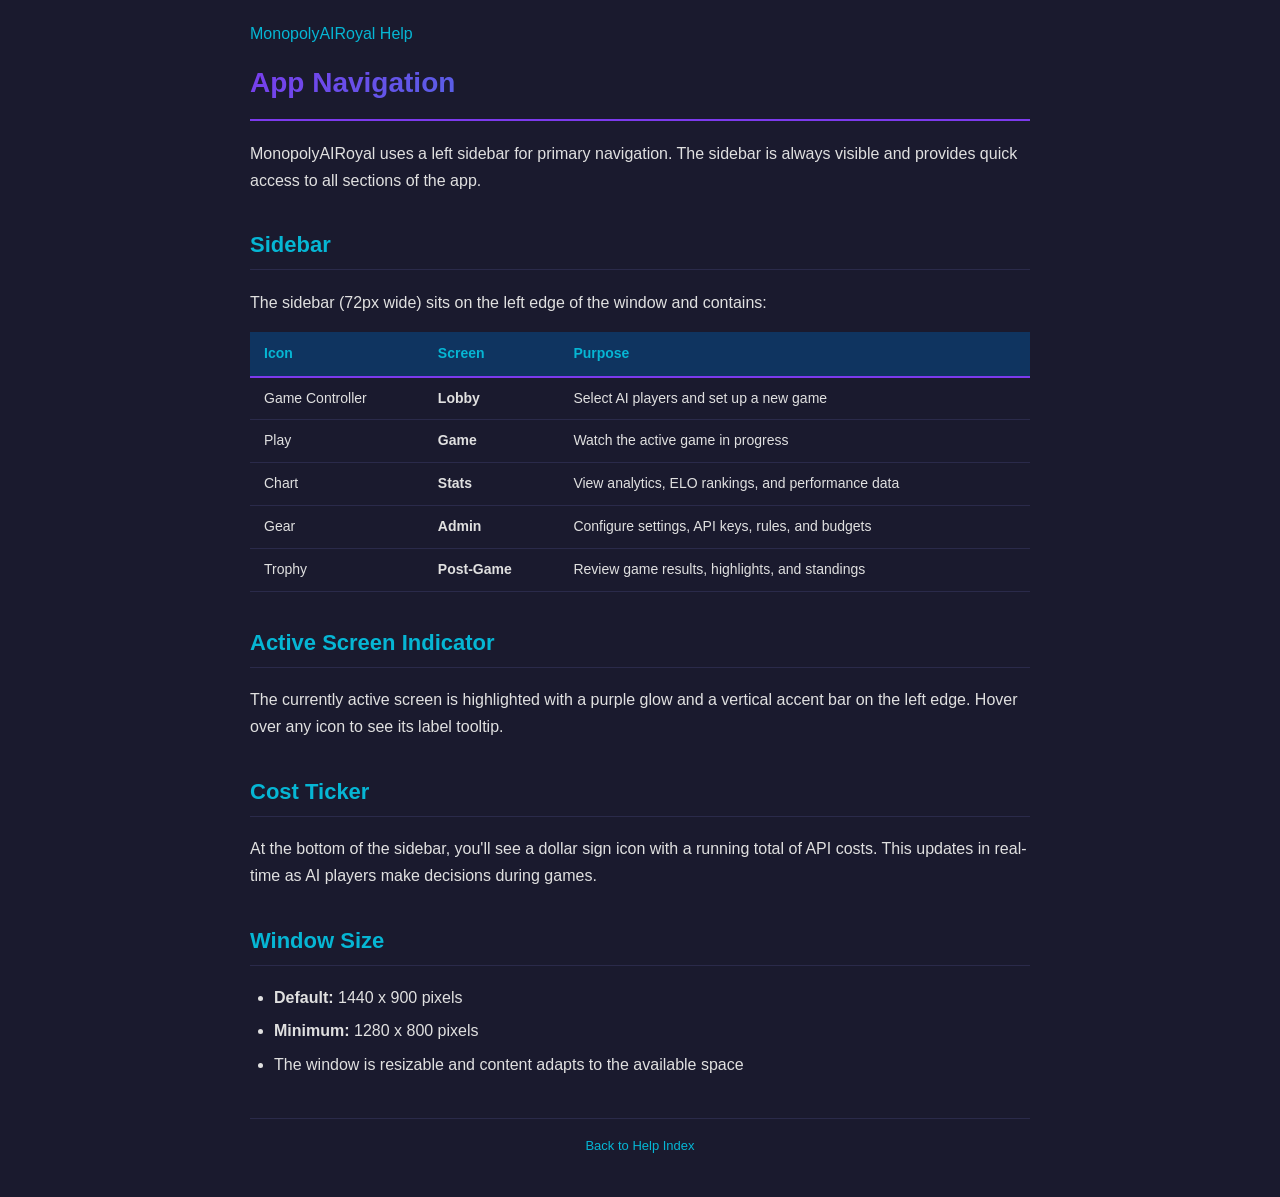
<file: Resources/MonopolyAIRoyal.help/Contents/Resources/en.lproj/navigation.html>
<!DOCTYPE html>
<html lang="en">
<head>
    <meta charset="UTF-8">
    <meta name="description" content="Navigating the MonopolyAIRoyal app">
    <meta name="keywords" content="navigation, sidebar, screens, tabs">
    <title>App Navigation</title>
    <link rel="stylesheet" href="../shrd/help.css">
</head>
<body>
    <a href="index.html">MonopolyAIRoyal Help</a>
    <h1>App Navigation</h1>

    <p>MonopolyAIRoyal uses a left sidebar for primary navigation. The sidebar is always visible and provides quick access to all sections of the app.</p>

    <h2>Sidebar</h2>
    <p>The sidebar (72px wide) sits on the left edge of the window and contains:</p>

    <table>
        <tr><th>Icon</th><th>Screen</th><th>Purpose</th></tr>
        <tr><td>Game Controller</td><td><strong>Lobby</strong></td><td>Select AI players and set up a new game</td></tr>
        <tr><td>Play</td><td><strong>Game</strong></td><td>Watch the active game in progress</td></tr>
        <tr><td>Chart</td><td><strong>Stats</strong></td><td>View analytics, ELO rankings, and performance data</td></tr>
        <tr><td>Gear</td><td><strong>Admin</strong></td><td>Configure settings, API keys, rules, and budgets</td></tr>
        <tr><td>Trophy</td><td><strong>Post-Game</strong></td><td>Review game results, highlights, and standings</td></tr>
    </table>

    <h2>Active Screen Indicator</h2>
    <p>The currently active screen is highlighted with a purple glow and a vertical accent bar on the left edge. Hover over any icon to see its label tooltip.</p>

    <h2>Cost Ticker</h2>
    <p>At the bottom of the sidebar, you'll see a dollar sign icon with a running total of API costs. This updates in real-time as AI players make decisions during games.</p>

    <h2>Window Size</h2>
    <ul>
        <li><strong>Default:</strong> 1440 x 900 pixels</li>
        <li><strong>Minimum:</strong> 1280 x 800 pixels</li>
        <li>The window is resizable and content adapts to the available space</li>
    </ul>

    <div class="footer"><a href="index.html">Back to Help Index</a></div>
</body>
</html>
</file>
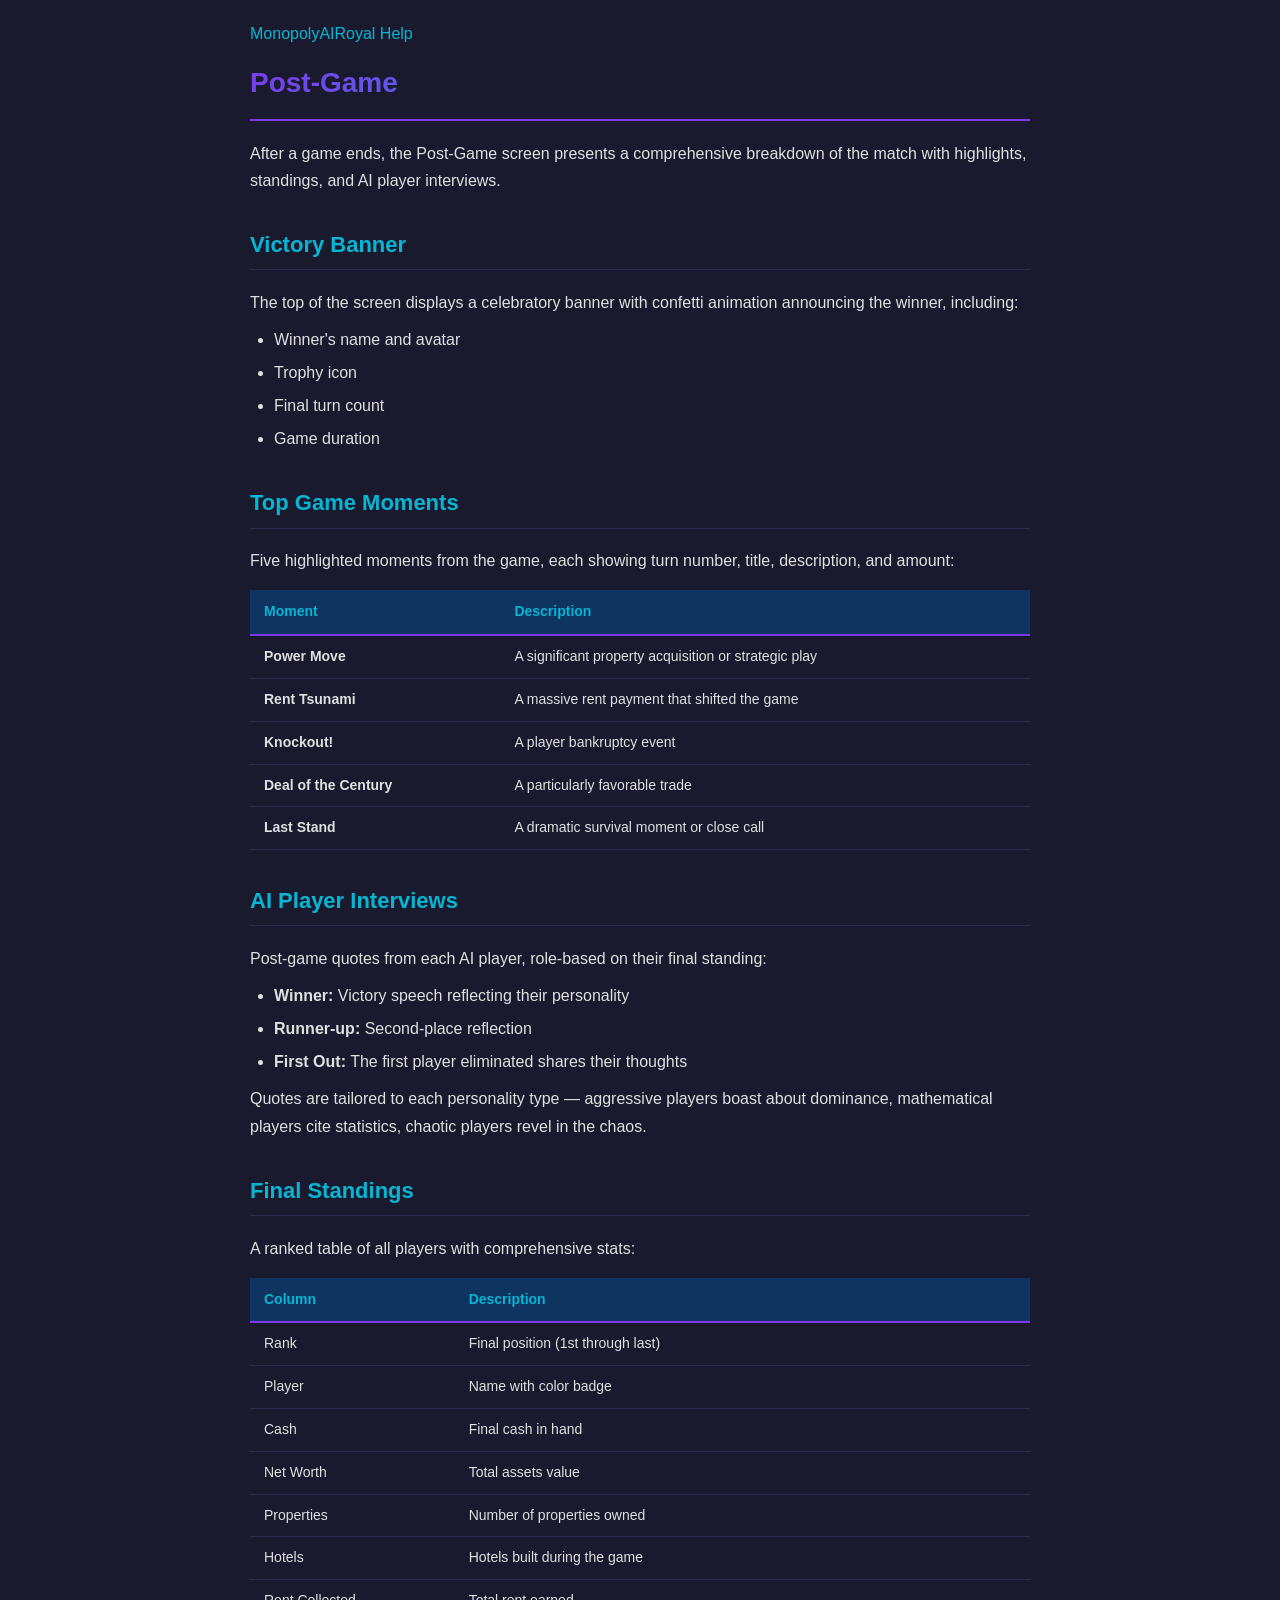
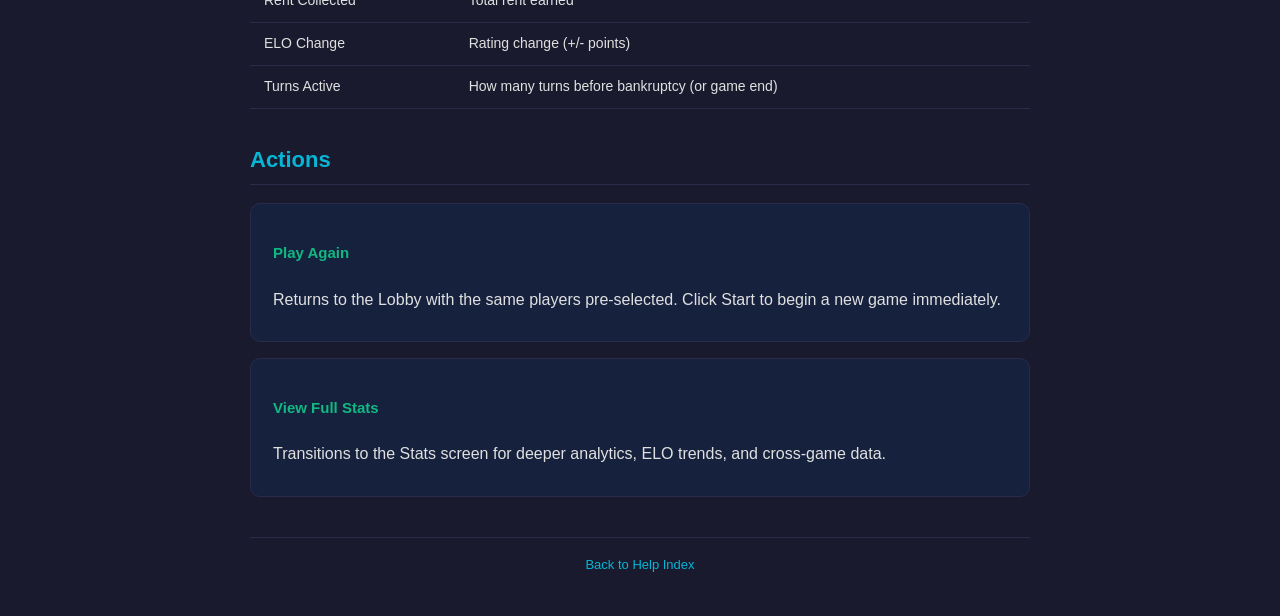
<file: Resources/MonopolyAIRoyal.help/Contents/Resources/en.lproj/post-game.html>
<!DOCTYPE html>
<html lang="en">
<head>
    <meta charset="UTF-8">
    <meta name="description" content="Post-game features in MonopolyAIRoyal">
    <meta name="keywords" content="post-game, results, victory, standings, interviews, highlights, replay">
    <title>Post-Game</title>
    <link rel="stylesheet" href="../shrd/help.css">
</head>
<body>
    <a href="index.html">MonopolyAIRoyal Help</a>
    <h1>Post-Game</h1>

    <p>After a game ends, the Post-Game screen presents a comprehensive breakdown of the match with highlights, standings, and AI player interviews.</p>

    <h2>Victory Banner</h2>
    <p>The top of the screen displays a celebratory banner with confetti animation announcing the winner, including:</p>
    <ul>
        <li>Winner's name and avatar</li>
        <li>Trophy icon</li>
        <li>Final turn count</li>
        <li>Game duration</li>
    </ul>

    <h2>Top Game Moments</h2>
    <p>Five highlighted moments from the game, each showing turn number, title, description, and amount:</p>
    <table>
        <tr><th>Moment</th><th>Description</th></tr>
        <tr><td><strong>Power Move</strong></td><td>A significant property acquisition or strategic play</td></tr>
        <tr><td><strong>Rent Tsunami</strong></td><td>A massive rent payment that shifted the game</td></tr>
        <tr><td><strong>Knockout!</strong></td><td>A player bankruptcy event</td></tr>
        <tr><td><strong>Deal of the Century</strong></td><td>A particularly favorable trade</td></tr>
        <tr><td><strong>Last Stand</strong></td><td>A dramatic survival moment or close call</td></tr>
    </table>

    <h2>AI Player Interviews</h2>
    <p>Post-game quotes from each AI player, role-based on their final standing:</p>
    <ul>
        <li><strong>Winner:</strong> Victory speech reflecting their personality</li>
        <li><strong>Runner-up:</strong> Second-place reflection</li>
        <li><strong>First Out:</strong> The first player eliminated shares their thoughts</li>
    </ul>
    <p>Quotes are tailored to each personality type — aggressive players boast about dominance, mathematical players cite statistics, chaotic players revel in the chaos.</p>

    <h2>Final Standings</h2>
    <p>A ranked table of all players with comprehensive stats:</p>
    <table>
        <tr><th>Column</th><th>Description</th></tr>
        <tr><td>Rank</td><td>Final position (1st through last)</td></tr>
        <tr><td>Player</td><td>Name with color badge</td></tr>
        <tr><td>Cash</td><td>Final cash in hand</td></tr>
        <tr><td>Net Worth</td><td>Total assets value</td></tr>
        <tr><td>Properties</td><td>Number of properties owned</td></tr>
        <tr><td>Hotels</td><td>Hotels built during the game</td></tr>
        <tr><td>Rent Collected</td><td>Total rent earned</td></tr>
        <tr><td>ELO Change</td><td>Rating change (+/- points)</td></tr>
        <tr><td>Turns Active</td><td>How many turns before bankruptcy (or game end)</td></tr>
    </table>

    <h2>Actions</h2>

    <div class="card">
        <h4>Play Again</h4>
        <p>Returns to the Lobby with the same players pre-selected. Click Start to begin a new game immediately.</p>
    </div>

    <div class="card">
        <h4>View Full Stats</h4>
        <p>Transitions to the Stats screen for deeper analytics, ELO trends, and cross-game data.</p>
    </div>

    <div class="footer"><a href="index.html">Back to Help Index</a></div>
</body>
</html>
</file>
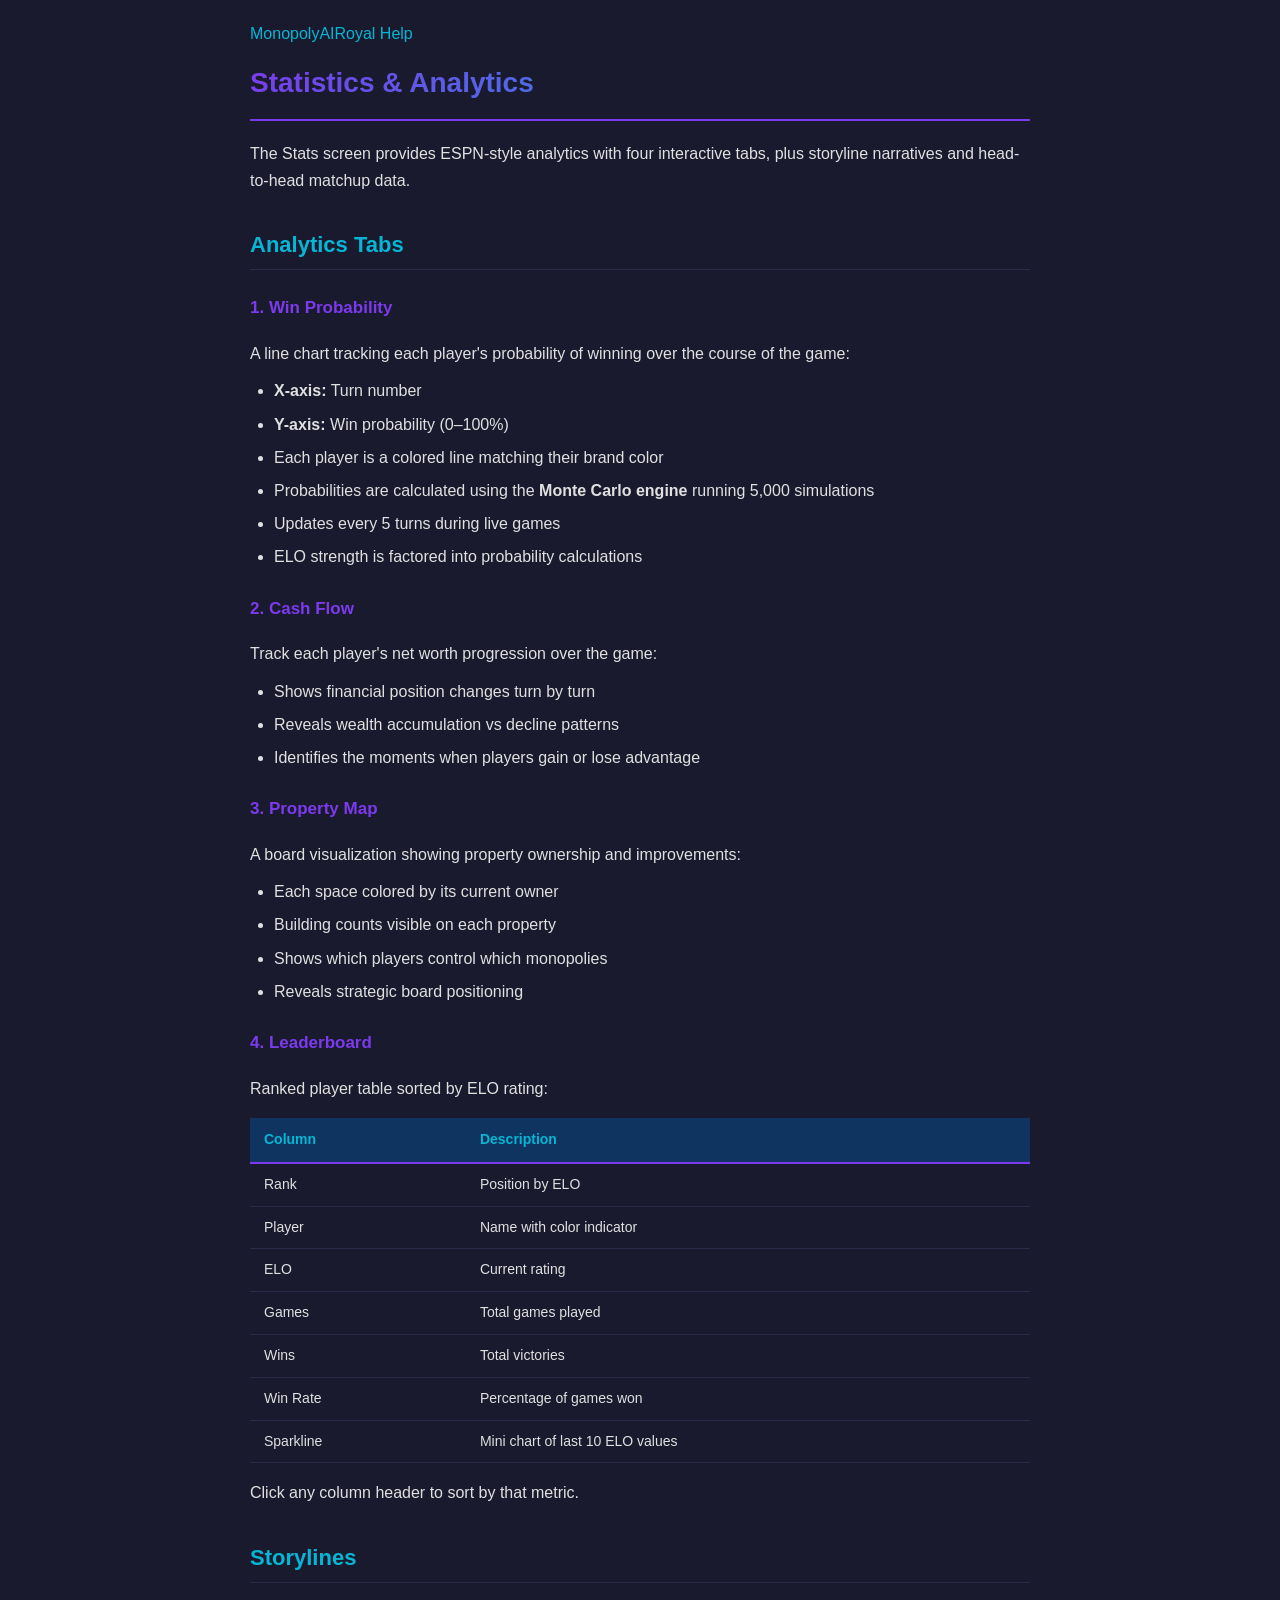
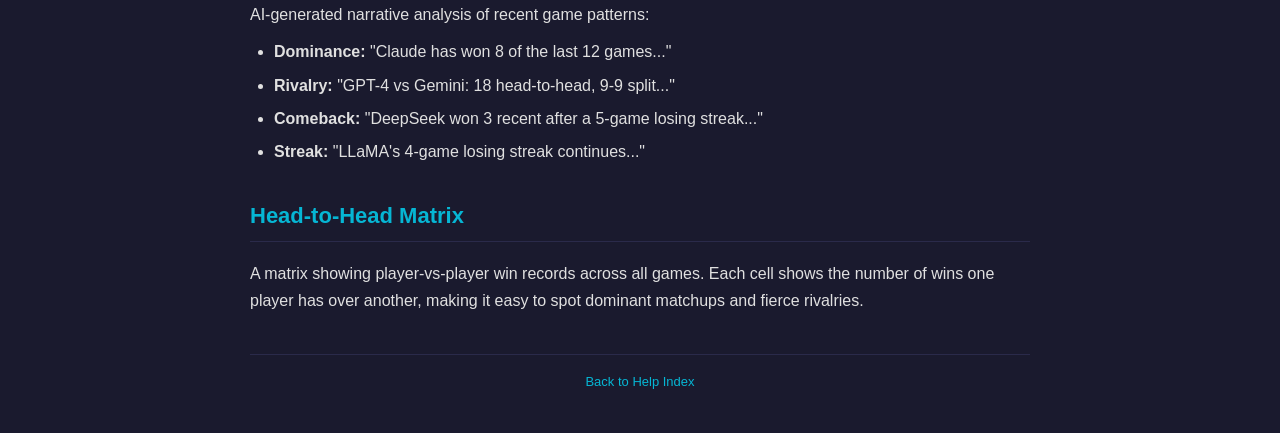
<file: Resources/MonopolyAIRoyal.help/Contents/Resources/en.lproj/stats.html>
<!DOCTYPE html>
<html lang="en">
<head>
    <meta charset="UTF-8">
    <meta name="description" content="Statistics and analytics in MonopolyAIRoyal">
    <meta name="keywords" content="stats, analytics, win probability, cash flow, leaderboard, ELO, property map">
    <title>Statistics &amp; Analytics</title>
    <link rel="stylesheet" href="../shrd/help.css">
</head>
<body>
    <a href="index.html">MonopolyAIRoyal Help</a>
    <h1>Statistics &amp; Analytics</h1>

    <p>The Stats screen provides ESPN-style analytics with four interactive tabs, plus storyline narratives and head-to-head matchup data.</p>

    <h2>Analytics Tabs</h2>

    <h3>1. Win Probability</h3>
    <p>A line chart tracking each player's probability of winning over the course of the game:</p>
    <ul>
        <li><strong>X-axis:</strong> Turn number</li>
        <li><strong>Y-axis:</strong> Win probability (0–100%)</li>
        <li>Each player is a colored line matching their brand color</li>
        <li>Probabilities are calculated using the <strong>Monte Carlo engine</strong> running 5,000 simulations</li>
        <li>Updates every 5 turns during live games</li>
        <li>ELO strength is factored into probability calculations</li>
    </ul>

    <h3>2. Cash Flow</h3>
    <p>Track each player's net worth progression over the game:</p>
    <ul>
        <li>Shows financial position changes turn by turn</li>
        <li>Reveals wealth accumulation vs decline patterns</li>
        <li>Identifies the moments when players gain or lose advantage</li>
    </ul>

    <h3>3. Property Map</h3>
    <p>A board visualization showing property ownership and improvements:</p>
    <ul>
        <li>Each space colored by its current owner</li>
        <li>Building counts visible on each property</li>
        <li>Shows which players control which monopolies</li>
        <li>Reveals strategic board positioning</li>
    </ul>

    <h3>4. Leaderboard</h3>
    <p>Ranked player table sorted by ELO rating:</p>
    <table>
        <tr><th>Column</th><th>Description</th></tr>
        <tr><td>Rank</td><td>Position by ELO</td></tr>
        <tr><td>Player</td><td>Name with color indicator</td></tr>
        <tr><td>ELO</td><td>Current rating</td></tr>
        <tr><td>Games</td><td>Total games played</td></tr>
        <tr><td>Wins</td><td>Total victories</td></tr>
        <tr><td>Win Rate</td><td>Percentage of games won</td></tr>
        <tr><td>Sparkline</td><td>Mini chart of last 10 ELO values</td></tr>
    </table>
    <p>Click any column header to sort by that metric.</p>

    <h2>Storylines</h2>
    <p>AI-generated narrative analysis of recent game patterns:</p>
    <ul>
        <li><strong>Dominance:</strong> "Claude has won 8 of the last 12 games..."</li>
        <li><strong>Rivalry:</strong> "GPT-4 vs Gemini: 18 head-to-head, 9-9 split..."</li>
        <li><strong>Comeback:</strong> "DeepSeek won 3 recent after a 5-game losing streak..."</li>
        <li><strong>Streak:</strong> "LLaMA's 4-game losing streak continues..."</li>
    </ul>

    <h2>Head-to-Head Matrix</h2>
    <p>A matrix showing player-vs-player win records across all games. Each cell shows the number of wins one player has over another, making it easy to spot dominant matchups and fierce rivalries.</p>

    <div class="footer"><a href="index.html">Back to Help Index</a></div>
</body>
</html>
</file>
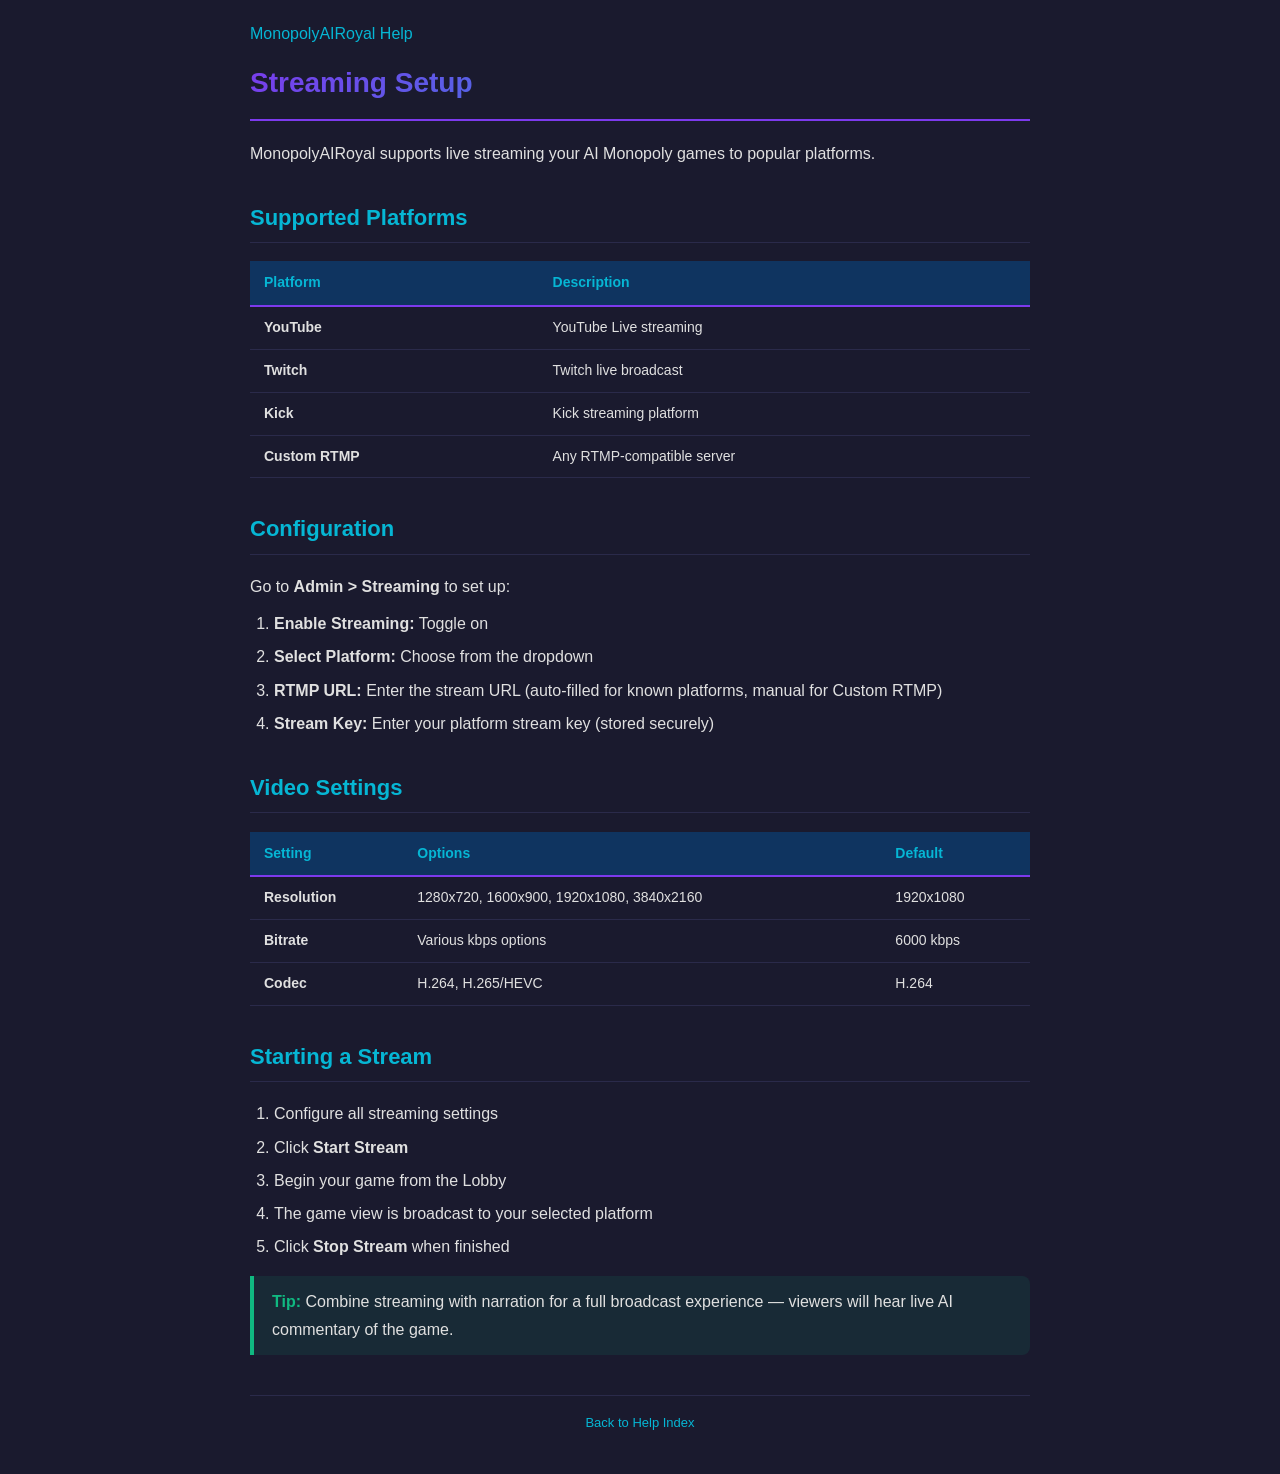
<file: Resources/MonopolyAIRoyal.help/Contents/Resources/en.lproj/streaming.html>
<!DOCTYPE html>
<html lang="en">
<head>
    <meta charset="UTF-8">
    <meta name="description" content="Streaming setup in MonopolyAIRoyal">
    <meta name="keywords" content="streaming, youtube, twitch, kick, rtmp, broadcast, live stream">
    <title>Streaming Setup</title>
    <link rel="stylesheet" href="../shrd/help.css">
</head>
<body>
    <a href="index.html">MonopolyAIRoyal Help</a>
    <h1>Streaming Setup</h1>

    <p>MonopolyAIRoyal supports live streaming your AI Monopoly games to popular platforms.</p>

    <h2>Supported Platforms</h2>
    <table>
        <tr><th>Platform</th><th>Description</th></tr>
        <tr><td><strong>YouTube</strong></td><td>YouTube Live streaming</td></tr>
        <tr><td><strong>Twitch</strong></td><td>Twitch live broadcast</td></tr>
        <tr><td><strong>Kick</strong></td><td>Kick streaming platform</td></tr>
        <tr><td><strong>Custom RTMP</strong></td><td>Any RTMP-compatible server</td></tr>
    </table>

    <h2>Configuration</h2>
    <p>Go to <strong>Admin &gt; Streaming</strong> to set up:</p>

    <ol>
        <li><strong>Enable Streaming:</strong> Toggle on</li>
        <li><strong>Select Platform:</strong> Choose from the dropdown</li>
        <li><strong>RTMP URL:</strong> Enter the stream URL (auto-filled for known platforms, manual for Custom RTMP)</li>
        <li><strong>Stream Key:</strong> Enter your platform stream key (stored securely)</li>
    </ol>

    <h2>Video Settings</h2>
    <table>
        <tr><th>Setting</th><th>Options</th><th>Default</th></tr>
        <tr><td><strong>Resolution</strong></td><td>1280x720, 1600x900, 1920x1080, 3840x2160</td><td>1920x1080</td></tr>
        <tr><td><strong>Bitrate</strong></td><td>Various kbps options</td><td>6000 kbps</td></tr>
        <tr><td><strong>Codec</strong></td><td>H.264, H.265/HEVC</td><td>H.264</td></tr>
    </table>

    <h2>Starting a Stream</h2>
    <ol>
        <li>Configure all streaming settings</li>
        <li>Click <strong>Start Stream</strong></li>
        <li>Begin your game from the Lobby</li>
        <li>The game view is broadcast to your selected platform</li>
        <li>Click <strong>Stop Stream</strong> when finished</li>
    </ol>

    <div class="tip">Combine streaming with narration for a full broadcast experience — viewers will hear live AI commentary of the game.</div>

    <div class="footer"><a href="index.html">Back to Help Index</a></div>
</body>
</html>
</file>
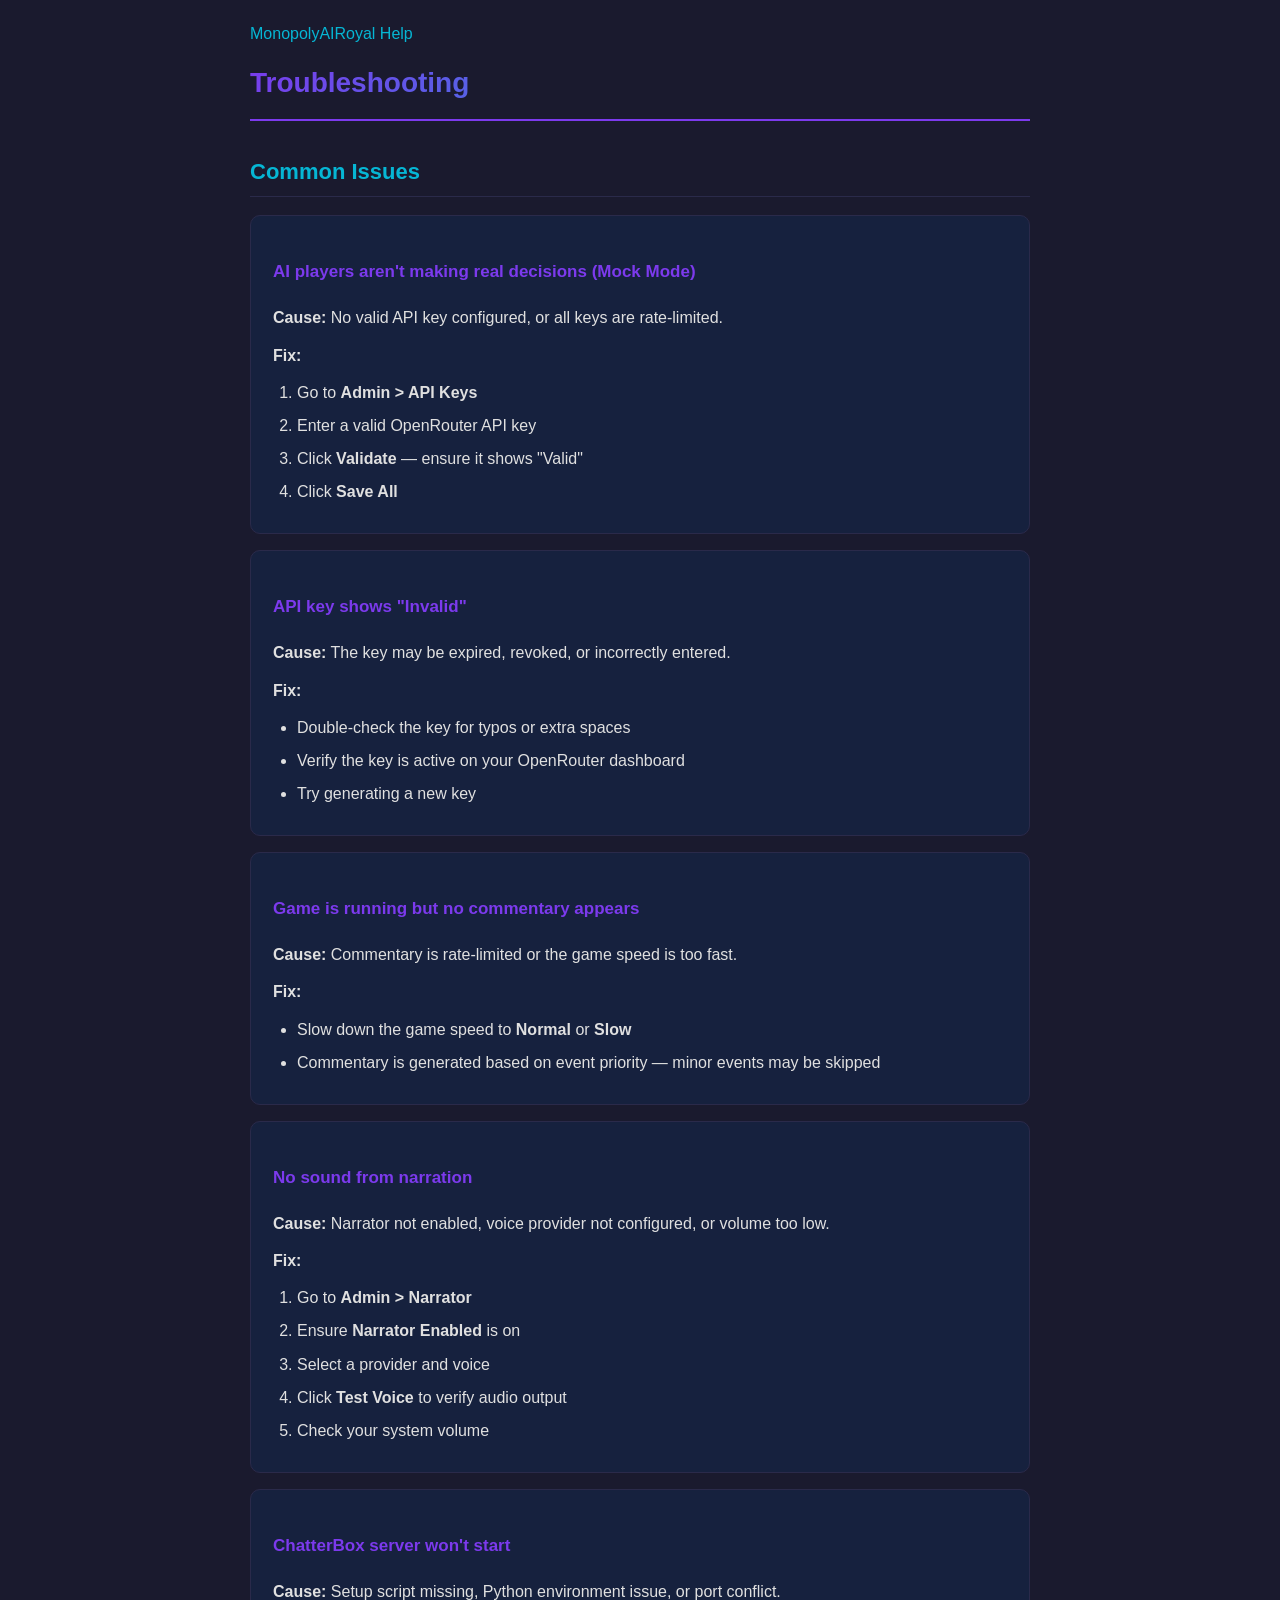
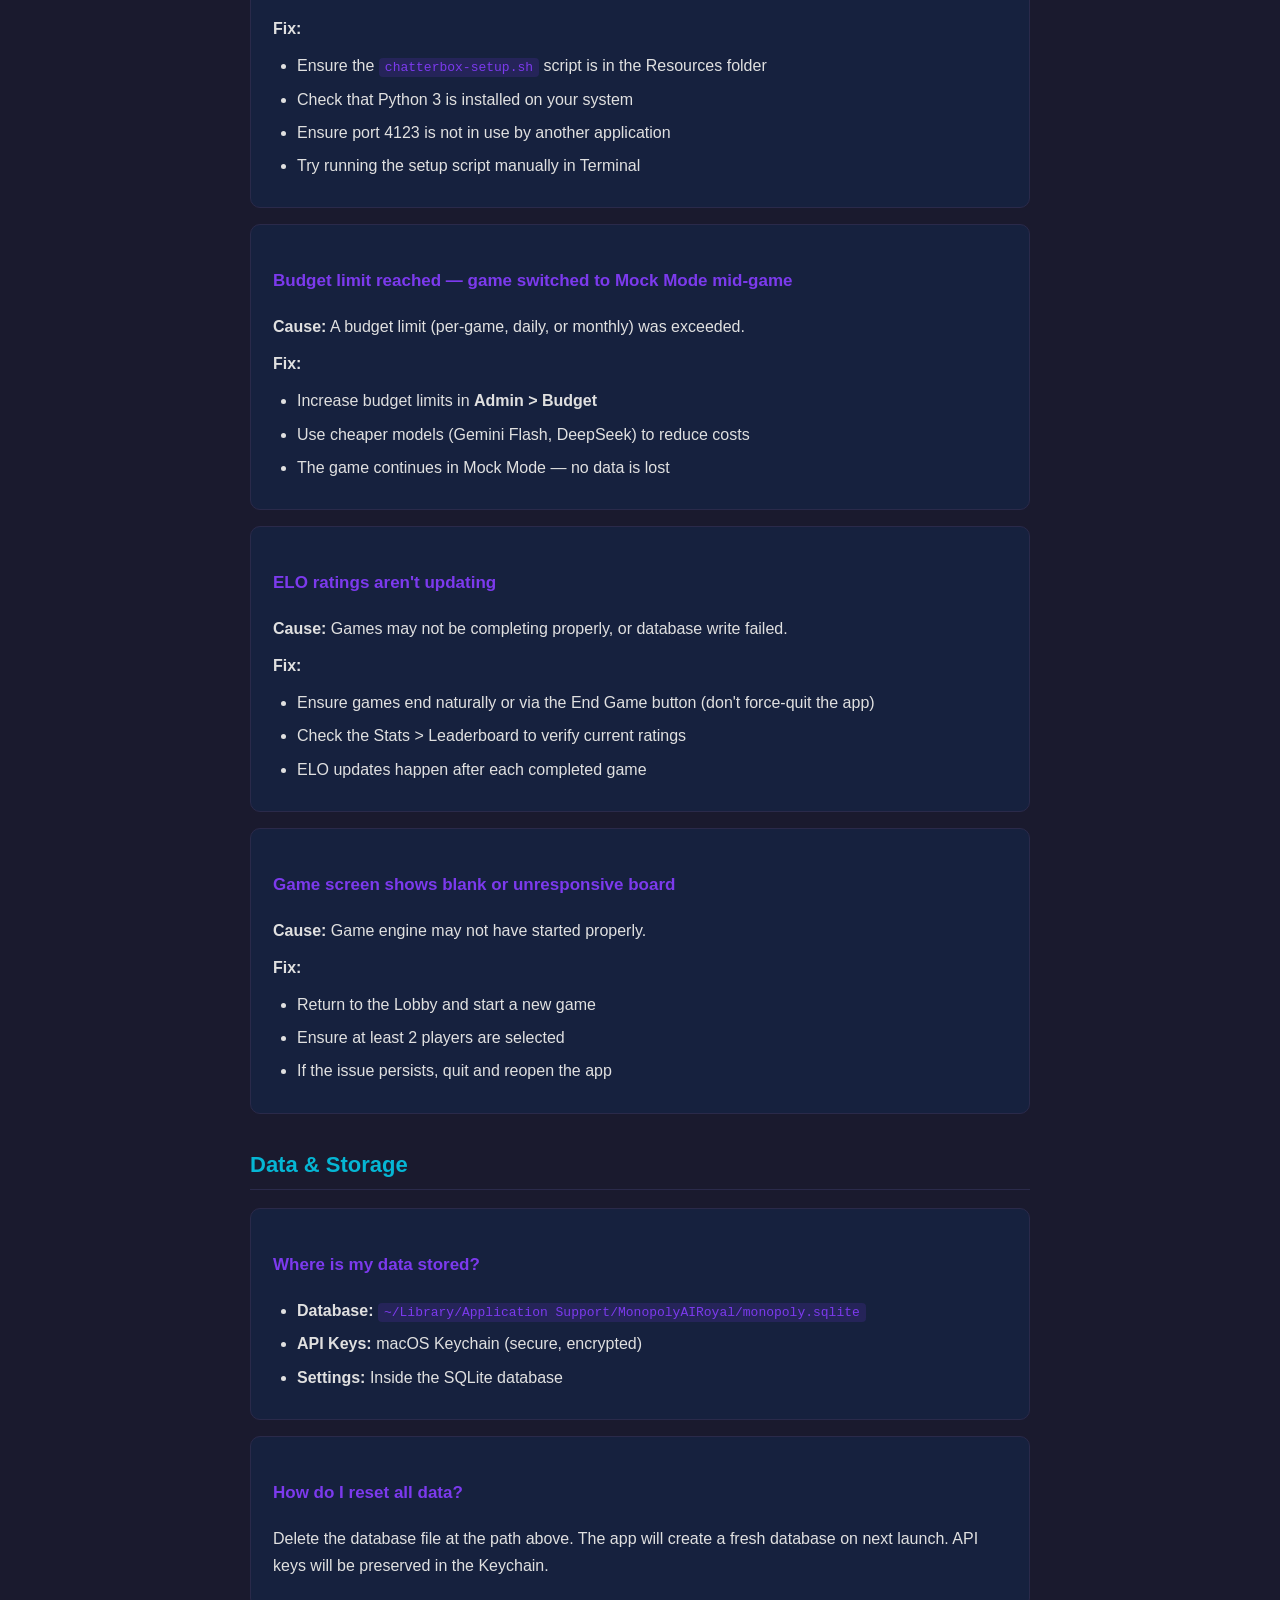
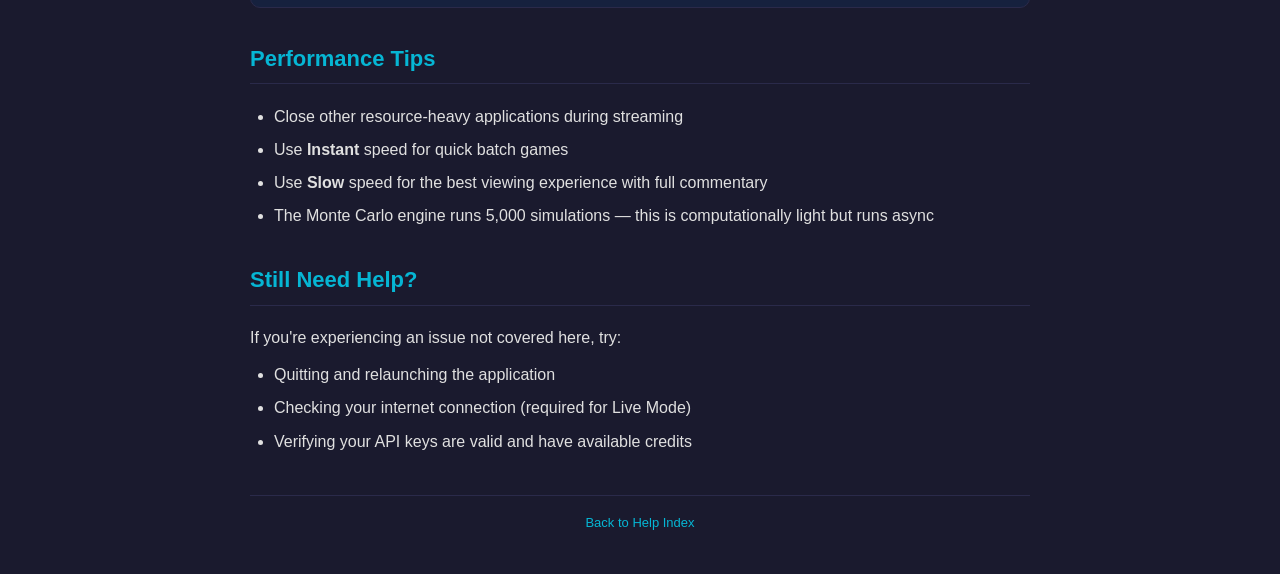
<file: Resources/MonopolyAIRoyal.help/Contents/Resources/en.lproj/troubleshooting.html>
<!DOCTYPE html>
<html lang="en">
<head>
    <meta charset="UTF-8">
    <meta name="description" content="Troubleshooting MonopolyAIRoyal">
    <meta name="keywords" content="troubleshooting, problems, errors, fix, help, faq, mock mode, api error">
    <title>Troubleshooting</title>
    <link rel="stylesheet" href="../shrd/help.css">
</head>
<body>
    <a href="index.html">MonopolyAIRoyal Help</a>
    <h1>Troubleshooting</h1>

    <h2>Common Issues</h2>

    <div class="card">
        <h3>AI players aren't making real decisions (Mock Mode)</h3>
        <p><strong>Cause:</strong> No valid API key configured, or all keys are rate-limited.</p>
        <p><strong>Fix:</strong></p>
        <ol>
            <li>Go to <strong>Admin &gt; API Keys</strong></li>
            <li>Enter a valid OpenRouter API key</li>
            <li>Click <strong>Validate</strong> — ensure it shows "Valid"</li>
            <li>Click <strong>Save All</strong></li>
        </ol>
    </div>

    <div class="card">
        <h3>API key shows "Invalid"</h3>
        <p><strong>Cause:</strong> The key may be expired, revoked, or incorrectly entered.</p>
        <p><strong>Fix:</strong></p>
        <ul>
            <li>Double-check the key for typos or extra spaces</li>
            <li>Verify the key is active on your OpenRouter dashboard</li>
            <li>Try generating a new key</li>
        </ul>
    </div>

    <div class="card">
        <h3>Game is running but no commentary appears</h3>
        <p><strong>Cause:</strong> Commentary is rate-limited or the game speed is too fast.</p>
        <p><strong>Fix:</strong></p>
        <ul>
            <li>Slow down the game speed to <strong>Normal</strong> or <strong>Slow</strong></li>
            <li>Commentary is generated based on event priority — minor events may be skipped</li>
        </ul>
    </div>

    <div class="card">
        <h3>No sound from narration</h3>
        <p><strong>Cause:</strong> Narrator not enabled, voice provider not configured, or volume too low.</p>
        <p><strong>Fix:</strong></p>
        <ol>
            <li>Go to <strong>Admin &gt; Narrator</strong></li>
            <li>Ensure <strong>Narrator Enabled</strong> is on</li>
            <li>Select a provider and voice</li>
            <li>Click <strong>Test Voice</strong> to verify audio output</li>
            <li>Check your system volume</li>
        </ol>
    </div>

    <div class="card">
        <h3>ChatterBox server won't start</h3>
        <p><strong>Cause:</strong> Setup script missing, Python environment issue, or port conflict.</p>
        <p><strong>Fix:</strong></p>
        <ul>
            <li>Ensure the <code>chatterbox-setup.sh</code> script is in the Resources folder</li>
            <li>Check that Python 3 is installed on your system</li>
            <li>Ensure port 4123 is not in use by another application</li>
            <li>Try running the setup script manually in Terminal</li>
        </ul>
    </div>

    <div class="card">
        <h3>Budget limit reached — game switched to Mock Mode mid-game</h3>
        <p><strong>Cause:</strong> A budget limit (per-game, daily, or monthly) was exceeded.</p>
        <p><strong>Fix:</strong></p>
        <ul>
            <li>Increase budget limits in <strong>Admin &gt; Budget</strong></li>
            <li>Use cheaper models (Gemini Flash, DeepSeek) to reduce costs</li>
            <li>The game continues in Mock Mode — no data is lost</li>
        </ul>
    </div>

    <div class="card">
        <h3>ELO ratings aren't updating</h3>
        <p><strong>Cause:</strong> Games may not be completing properly, or database write failed.</p>
        <p><strong>Fix:</strong></p>
        <ul>
            <li>Ensure games end naturally or via the End Game button (don't force-quit the app)</li>
            <li>Check the Stats &gt; Leaderboard to verify current ratings</li>
            <li>ELO updates happen after each completed game</li>
        </ul>
    </div>

    <div class="card">
        <h3>Game screen shows blank or unresponsive board</h3>
        <p><strong>Cause:</strong> Game engine may not have started properly.</p>
        <p><strong>Fix:</strong></p>
        <ul>
            <li>Return to the Lobby and start a new game</li>
            <li>Ensure at least 2 players are selected</li>
            <li>If the issue persists, quit and reopen the app</li>
        </ul>
    </div>

    <h2>Data &amp; Storage</h2>

    <div class="card">
        <h3>Where is my data stored?</h3>
        <ul>
            <li><strong>Database:</strong> <code>~/Library/Application Support/MonopolyAIRoyal/monopoly.sqlite</code></li>
            <li><strong>API Keys:</strong> macOS Keychain (secure, encrypted)</li>
            <li><strong>Settings:</strong> Inside the SQLite database</li>
        </ul>
    </div>

    <div class="card">
        <h3>How do I reset all data?</h3>
        <p>Delete the database file at the path above. The app will create a fresh database on next launch. API keys will be preserved in the Keychain.</p>
    </div>

    <h2>Performance Tips</h2>
    <ul>
        <li>Close other resource-heavy applications during streaming</li>
        <li>Use <strong>Instant</strong> speed for quick batch games</li>
        <li>Use <strong>Slow</strong> speed for the best viewing experience with full commentary</li>
        <li>The Monte Carlo engine runs 5,000 simulations — this is computationally light but runs async</li>
    </ul>

    <h2>Still Need Help?</h2>
    <p>If you're experiencing an issue not covered here, try:</p>
    <ul>
        <li>Quitting and relaunching the application</li>
        <li>Checking your internet connection (required for Live Mode)</li>
        <li>Verifying your API keys are valid and have available credits</li>
    </ul>

    <div class="footer"><a href="index.html">Back to Help Index</a></div>
</body>
</html>
</file>
<file: Resources/MonopolyAIRoyal.help/Contents/Resources/shrd/help.css>
/* MonopolyAIRoyal Help Stylesheet */

:root {
    --bg-primary: #1a1a2e;
    --bg-secondary: #16213e;
    --bg-card: #0f3460;
    --text-primary: #e0e0e0;
    --text-secondary: #a0a0b0;
    --accent-violet: #7C3AED;
    --accent-cyan: #06B6D4;
    --accent-green: #10B981;
    --accent-amber: #F59E0B;
    --accent-red: #EF4444;
    --accent-pink: #EC4899;
    --border-color: #2a2a4a;
}

body {
    font-family: -apple-system, BlinkMacSystemFont, 'Helvetica Neue', sans-serif;
    background-color: var(--bg-primary);
    color: var(--text-primary);
    line-height: 1.7;
    margin: 0;
    padding: 20px 32px 40px;
    max-width: 780px;
    margin: 0 auto;
}

h1 {
    font-size: 28px;
    font-weight: 700;
    background: linear-gradient(135deg, var(--accent-violet), var(--accent-cyan));
    -webkit-background-clip: text;
    -webkit-text-fill-color: transparent;
    margin-top: 0;
    padding-top: 12px;
    border-bottom: 2px solid var(--accent-violet);
    padding-bottom: 12px;
}

h2 {
    font-size: 22px;
    font-weight: 600;
    color: var(--accent-cyan);
    margin-top: 32px;
    padding-bottom: 6px;
    border-bottom: 1px solid var(--border-color);
}

h3 {
    font-size: 17px;
    font-weight: 600;
    color: var(--accent-violet);
    margin-top: 24px;
}

h4 {
    font-size: 15px;
    font-weight: 600;
    color: var(--accent-green);
    margin-top: 18px;
}

p {
    margin: 10px 0;
    color: var(--text-primary);
}

a {
    color: var(--accent-cyan);
    text-decoration: none;
}
a:hover {
    text-decoration: underline;
}

code {
    font-family: 'SF Mono', 'Menlo', monospace;
    font-size: 13px;
    background: rgba(124, 58, 237, 0.15);
    padding: 2px 6px;
    border-radius: 4px;
    color: var(--accent-violet);
}

pre {
    background: var(--bg-secondary);
    border: 1px solid var(--border-color);
    border-radius: 8px;
    padding: 14px 18px;
    overflow-x: auto;
    font-size: 13px;
    line-height: 1.5;
}

pre code {
    background: none;
    padding: 0;
    color: var(--text-primary);
}

table {
    width: 100%;
    border-collapse: collapse;
    margin: 16px 0;
    font-size: 14px;
}

th {
    background: var(--bg-card);
    color: var(--accent-cyan);
    text-align: left;
    padding: 10px 14px;
    font-weight: 600;
    border-bottom: 2px solid var(--accent-violet);
}

td {
    padding: 9px 14px;
    border-bottom: 1px solid var(--border-color);
    color: var(--text-primary);
}

tr:hover td {
    background: rgba(6, 182, 212, 0.05);
}

ul, ol {
    padding-left: 24px;
    margin: 10px 0;
}

li {
    margin: 6px 0;
    color: var(--text-primary);
}

.card {
    background: var(--bg-secondary);
    border: 1px solid var(--border-color);
    border-radius: 10px;
    padding: 18px 22px;
    margin: 16px 0;
}

.tip {
    background: rgba(16, 185, 129, 0.1);
    border-left: 4px solid var(--accent-green);
    padding: 12px 18px;
    border-radius: 0 8px 8px 0;
    margin: 16px 0;
}

.tip::before {
    content: "Tip: ";
    font-weight: 700;
    color: var(--accent-green);
}

.warning {
    background: rgba(245, 158, 11, 0.1);
    border-left: 4px solid var(--accent-amber);
    padding: 12px 18px;
    border-radius: 0 8px 8px 0;
    margin: 16px 0;
}

.warning::before {
    content: "Important: ";
    font-weight: 700;
    color: var(--accent-amber);
}

.note {
    background: rgba(124, 58, 237, 0.1);
    border-left: 4px solid var(--accent-violet);
    padding: 12px 18px;
    border-radius: 0 8px 8px 0;
    margin: 16px 0;
}

.note::before {
    content: "Note: ";
    font-weight: 700;
    color: var(--accent-violet);
}

.badge {
    display: inline-block;
    padding: 2px 8px;
    border-radius: 4px;
    font-size: 12px;
    font-weight: 600;
}

.badge-violet { background: rgba(124, 58, 237, 0.2); color: var(--accent-violet); }
.badge-cyan { background: rgba(6, 182, 212, 0.2); color: var(--accent-cyan); }
.badge-green { background: rgba(16, 185, 129, 0.2); color: var(--accent-green); }
.badge-amber { background: rgba(245, 158, 11, 0.2); color: var(--accent-amber); }
.badge-red { background: rgba(239, 68, 68, 0.2); color: var(--accent-red); }
.badge-pink { background: rgba(236, 72, 153, 0.2); color: var(--accent-pink); }

.player-color {
    display: inline-block;
    width: 12px;
    height: 12px;
    border-radius: 3px;
    margin-right: 4px;
    vertical-align: middle;
}

.nav-box {
    display: flex;
    gap: 10px;
    flex-wrap: wrap;
    margin: 16px 0;
}

.nav-box a {
    display: block;
    background: var(--bg-secondary);
    border: 1px solid var(--border-color);
    border-radius: 8px;
    padding: 10px 16px;
    flex: 1;
    min-width: 140px;
    text-align: center;
    transition: border-color 0.2s;
}

.nav-box a:hover {
    border-color: var(--accent-cyan);
    text-decoration: none;
}

hr {
    border: none;
    border-top: 1px solid var(--border-color);
    margin: 32px 0;
}

.toc {
    background: var(--bg-secondary);
    border: 1px solid var(--border-color);
    border-radius: 10px;
    padding: 18px 24px;
    margin: 20px 0;
}

.toc h3 {
    margin-top: 0;
    color: var(--accent-cyan);
}

.toc ul {
    list-style: none;
    padding-left: 0;
}

.toc li {
    margin: 8px 0;
}

.toc a {
    color: var(--text-primary);
    display: block;
    padding: 4px 8px;
    border-radius: 4px;
}

.toc a:hover {
    background: rgba(6, 182, 212, 0.1);
    text-decoration: none;
    color: var(--accent-cyan);
}

img.hero {
    display: block;
    margin: 0 auto 20px;
    max-width: 120px;
    border-radius: 16px;
}

.footer {
    margin-top: 40px;
    padding-top: 16px;
    border-top: 1px solid var(--border-color);
    text-align: center;
    color: var(--text-secondary);
    font-size: 13px;
}
</file>
